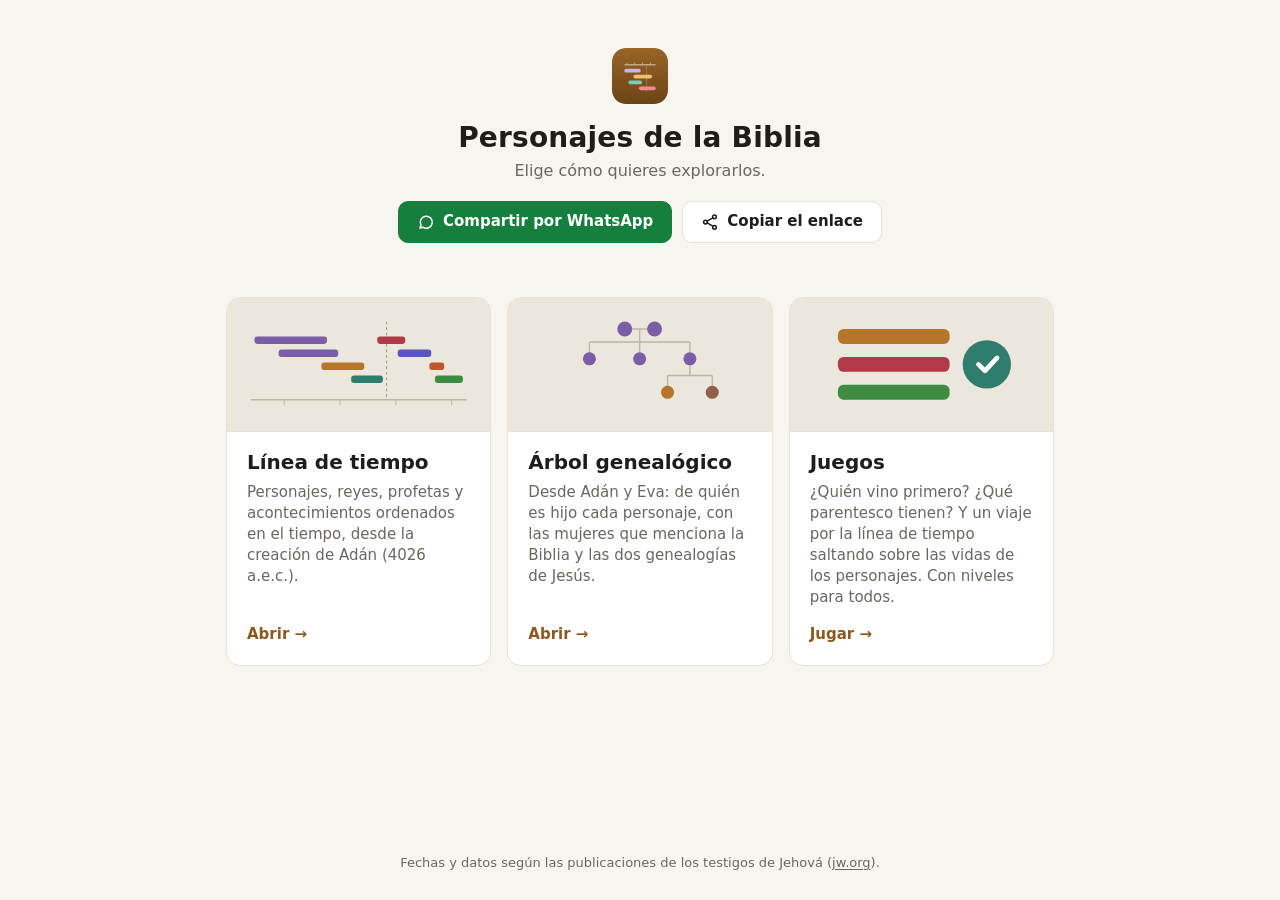
<file: index.html>
<!doctype html>
<html lang="es">
<head>
<meta charset="utf-8">
<meta name="viewport" content="width=device-width, initial-scale=1">
<title>Personajes de la Biblia</title>
<meta name="description" content="Personajes y acontecimientos bíblicos en una línea de tiempo y en un árbol genealógico, y juegos para aprender.">
<!-- Vista previa al compartir el enlace (WhatsApp, Facebook, Telegram, X…). La imagen
     (vista-previa.png, 1200 × 630) necesita la dirección completa de la página publicada. -->
<meta property="og:type" content="website">
<meta property="og:site_name" content="Personajes de la Biblia">
<meta property="og:title" content="Personajes de la Biblia">
<meta property="og:description" content="Personajes y acontecimientos bíblicos en una línea de tiempo y en un árbol genealógico.">
<meta property="og:url" content="https://nestornjrz.github.io/LineaDeTiempo/">
<meta property="og:locale" content="es_ES">
<meta property="og:image" content="https://nestornjrz.github.io/LineaDeTiempo/vista-previa.png">
<meta property="og:image:type" content="image/png">
<meta property="og:image:width" content="1200">
<meta property="og:image:height" content="630">
<meta property="og:image:alt" content="Línea de tiempo bíblica: Adán, Noé, Abrahán, Moisés, David y Jesús en una línea de tiempo, con el Diluvio, el Éxodo y la destrucción de Jerusalén">
<meta name="twitter:card" content="summary_large_image">
<!-- PWA: instalable en el móvil y en la PC -->
<link rel="manifest" href="manifest.webmanifest">
<link rel="icon" href="icons/icon.svg" type="image/svg+xml">
<link rel="icon" href="icons/icon-192.png" sizes="192x192" type="image/png">
<link rel="apple-touch-icon" href="icons/apple-touch-icon.png">
<meta name="theme-color" content="#f7f5f0" media="(prefers-color-scheme: light)">
<meta name="theme-color" content="#16140f" media="(prefers-color-scheme: dark)">
<meta name="apple-mobile-web-app-capable" content="yes">
<meta name="apple-mobile-web-app-title" content="Personajes">
<meta name="apple-mobile-web-app-status-bar-style" content="default">
<link rel="stylesheet" href="comun.css">
<style>
/* ---------- Portada: menú de inicio con las secciones de la app ---------- */
body{min-height:100vh; min-height:100dvh; display:flex; flex-direction:column}
main{flex:1; width:100%; max-width:860px; margin:0 auto; padding:48px 16px 24px}
.top{text-align:center; margin-bottom:32px}
.top img{width:56px; height:56px; border-radius:14px}
h1{margin:12px 0 6px; font-size:28px; font-weight:700; letter-spacing:.2px; line-height:1.15}
.top p{margin:0; color:var(--muted); font-size:16px}

.options{display:grid; grid-template-columns:repeat(auto-fit, minmax(260px, 1fr)); gap:16px}
.option{
  display:flex; flex-direction:column; overflow:hidden;
  color:var(--text); text-decoration:none;
  background:var(--surface); border:1px solid var(--line); border-radius:14px;
  transition:border-color .15s, box-shadow .15s, transform .15s;
}
a.option:hover{border-color:var(--accent); box-shadow:var(--shadow); transform:translateY(-2px)}
a.option:focus-visible{outline:3px solid var(--accent); outline-offset:3px}
.option .pic{background:var(--grid); border-bottom:1px solid var(--line); padding:18px 20px}
.option .pic svg{display:block; width:100%; height:auto}
.option .txt{padding:16px 20px 20px; display:flex; flex-direction:column; gap:6px; flex:1}
.option h2{margin:0; font-size:20px; display:flex; align-items:center; gap:8px; flex-wrap:wrap}
.option p{margin:0; color:var(--muted)}
.option .go{margin-top:auto; padding-top:10px; color:var(--accent); font-weight:600}
a.option:hover .go{text-decoration:underline; text-underline-offset:3px}
/* Dibujos de las tarjetas (con los colores de las categorías) */
.axis{stroke:var(--axis); stroke-width:1.5}
.tk{stroke:var(--axis); stroke-width:1}
.ev{stroke:var(--event); stroke-width:1; stroke-dasharray:3 3}
.lnk{fill:none; stroke:var(--axis); stroke-width:1.5}
.f-ante{fill:var(--c-ante)} .f-patri{fill:var(--c-patri)} .f-epat{fill:var(--c-epat)} .f-israel{fill:var(--c-israel)}
.f-reyes{fill:var(--c-reyes)} .f-prof{fill:var(--c-prof)} .f-cristo{fill:var(--c-cristo)} .f-apost{fill:var(--c-apost)}

footer{
  width:100%; max-width:860px; margin:0 auto; padding:8px 16px 28px;
  display:flex; flex-direction:column; align-items:center; gap:14px; text-align:center;
  font-size:13px; color:var(--muted);
}
footer a{color:inherit; text-underline-offset:2px}
/* Botones de la portada: instalar la app y compartirla */
.acciones{display:flex; flex-wrap:wrap; justify-content:center; gap:10px; margin-top:18px}
.btn{
  display:inline-flex; align-items:center; justify-content:center; gap:8px;
  height:42px; padding:0 18px; font:inherit; font-size:15px; font-weight:600; cursor:pointer;
  color:var(--text); background:var(--surface); border:1px solid var(--line); border-radius:10px;
  text-decoration:none; transition:filter .15s, border-color .15s;
}
.btn svg{width:18px; height:18px; flex:none}
.btn:hover{border-color:var(--accent)}
.btn:focus-visible{outline:3px solid var(--accent); outline-offset:2px}
.btn[hidden]{display:none}
.btn.install{color:var(--bg); background:var(--accent); border-color:var(--accent)}
.btn.wa{color:#fff; background:#15803d; border-color:#15803d}
.btn.install:hover, .btn.wa:hover{filter:brightness(1.1)}
.aviso{min-height:1.4em; margin:8px 0 0; font-size:14px; color:var(--accent)}
@media (max-width: 559px){
  main{padding-top:28px}
  .top{margin-bottom:22px}
  h1{font-size:24px}
  .acciones{flex-direction:column; align-items:center}
  .btn{width:min(100%, 300px)}
}
</style>
</head>
<body>
<main>
  <div class="top">
    <img src="icons/icon.svg" alt="">
    <h1>Personajes de la Biblia</h1>
    <p>Elige cómo quieres explorarlos.</p>
    <div class="acciones">
      <button id="install" class="btn install" hidden title="Instalar como aplicación en este dispositivo">
        <svg viewBox="0 0 24 24" fill="none" stroke="currentColor" stroke-width="2.2" stroke-linecap="round" stroke-linejoin="round" aria-hidden="true"><path d="M12 4v11M7 10l5 5 5-5M5 20h14"/></svg>
        Instalar la aplicación
      </button>
      <a id="whatsapp" class="btn wa" target="_blank" rel="noopener" title="Enviar el enlace de la aplicación por WhatsApp">
        <svg viewBox="0 0 24 24" fill="none" stroke="currentColor" stroke-width="2" stroke-linejoin="round" aria-hidden="true"><path d="M4 20l1.3-3.9A8 8 0 1 1 8 19z"/></svg>
        Compartir por WhatsApp
      </a>
      <button id="share" class="btn" title="Compartir el enlace de la aplicación">
        <svg viewBox="0 0 24 24" fill="none" stroke="currentColor" stroke-width="2" stroke-linecap="round" aria-hidden="true"><circle cx="18" cy="5" r="2.5"/><circle cx="6" cy="12" r="2.5"/><circle cx="18" cy="19" r="2.5"/><path d="M8.2 10.8l7.6-4.4M8.2 13.2l7.6 4.4"/></svg>
        <span>Compartir</span>
      </button>
    </div>
    <p class="aviso" id="aviso" role="status"></p>
  </div>

  <nav class="options" aria-label="Secciones">
    <a class="option" href="linea.html">
      <div class="pic" aria-hidden="true">
        <svg viewBox="0 0 240 104">
          <line class="ev" x1="150" y1="6" x2="150" y2="90"/>
          <rect class="f-ante"   x="8"   y="22" width="78" height="8" rx="3"/>
          <rect class="f-ante"   x="34"  y="36" width="64" height="8" rx="3"/>
          <rect class="f-patri"  x="80"  y="50" width="46" height="8" rx="3"/>
          <rect class="f-israel" x="112" y="64" width="34" height="8" rx="3"/>
          <rect class="f-reyes"  x="140" y="22" width="30" height="8" rx="3"/>
          <rect class="f-prof"   x="162" y="36" width="36" height="8" rx="3"/>
          <rect class="f-cristo" x="196" y="50" width="16" height="8" rx="3"/>
          <rect class="f-apost"  x="202" y="64" width="30" height="8" rx="3"/>
          <line class="axis" x1="4" y1="90" x2="236" y2="90"/>
          <line class="tk" x1="40" y1="90" x2="40" y2="96"/><line class="tk" x1="100" y1="90" x2="100" y2="96"/>
          <line class="tk" x1="160" y1="90" x2="160" y2="96"/><line class="tk" x1="220" y1="90" x2="220" y2="96"/>
        </svg>
      </div>
      <div class="txt">
        <h2>Línea de tiempo</h2>
        <p>Personajes, reyes, profetas y acontecimientos ordenados en el tiempo, desde la creación de Adán (4026 a.e.c.).</p>
        <span class="go">Abrir →</span>
      </div>
    </a>

    <a class="option" href="arbol.html">
      <div class="pic" aria-hidden="true">
        <svg viewBox="0 0 240 104">
          <path class="lnk" d="M111 14h18M120 14v14M66 28h108M66 28v12M120 28v12M174 28v12M174 52v12M150 64h48M150 64v12M198 64v12"/>
          <circle class="f-ante" cx="104" cy="14" r="8"/><circle class="f-ante" cx="136" cy="14" r="8"/>
          <circle class="f-ante" cx="66" cy="46" r="7"/><circle class="f-ante" cx="120" cy="46" r="7"/><circle class="f-ante" cx="174" cy="46" r="7"/>
          <circle class="f-patri" cx="150" cy="82" r="7"/><circle class="f-epat" cx="198" cy="82" r="7"/>
        </svg>
      </div>
      <div class="txt">
        <h2>Árbol genealógico</h2>
        <p>Desde Adán y Eva: de quién es hijo cada personaje, con las mujeres que menciona la Biblia y las dos genealogías de Jesús.</p>
        <span class="go">Abrir →</span>
      </div>
    </a>

    <a class="option" href="juegos.html">
      <div class="pic" aria-hidden="true">
        <svg viewBox="0 0 240 104">
          <rect class="f-patri"  x="30"  y="14" width="120" height="16" rx="6"/>
          <rect class="f-reyes"  x="30"  y="44" width="120" height="16" rx="6"/>
          <rect class="f-apost"  x="30"  y="74" width="120" height="16" rx="6"/>
          <circle class="f-israel" cx="190" cy="52" r="26"/>
          <path d="M181 52l7 7 13-14" fill="none" stroke="var(--surface)" stroke-width="5" stroke-linecap="round" stroke-linejoin="round"/>
        </svg>
      </div>
      <div class="txt">
        <h2>Juegos</h2>
        <p>¿Quién vino primero? ¿Qué parentesco tienen? Y un viaje por la línea de tiempo saltando sobre las vidas de los personajes. Con niveles para todos.</p>
        <span class="go">Jugar →</span>
      </div>
    </a>
  </nav>
</main>

<footer>
  <span>Fechas y datos según las publicaciones de los testigos de Jehová (<a href="https://www.jw.org/es/" target="_blank" rel="noopener">jw.org</a>).</span>
</footer>

<script>
/* ===================== APP INSTALABLE (PWA) ===================== */
if ('serviceWorker' in navigator && location.protocol !== 'file:'){
  addEventListener('load', () => navigator.serviceWorker.register('sw.js').catch(() => {}));
}
const installBtn = document.getElementById('install');
const standalone = matchMedia('(display-mode: standalone)').matches || navigator.standalone;
const isIOS = /iphone|ipad|ipod/i.test(navigator.userAgent) ||
              (navigator.platform === 'MacIntel' && navigator.maxTouchPoints > 1);
let installPrompt = null;
const showInstall = show => { installBtn.hidden = !show; };

// Chrome, Edge y Android: el navegador avisa cuando la app se puede instalar
addEventListener('beforeinstallprompt', e => {
  e.preventDefault();
  installPrompt = e;
  showInstall(true);
});
addEventListener('appinstalled', () => { installPrompt = null; showInstall(false); });

// iPhone/iPad: no hay aviso automático; se explica cómo añadirla a la pantalla de inicio
if (isIOS && !standalone) showInstall(true);

installBtn.addEventListener('click', async () => {
  if (installPrompt){
    installPrompt.prompt();
    const { outcome } = await installPrompt.userChoice;
    if (outcome === 'accepted') showInstall(false);
    installPrompt = null;
  } else if (isIOS){
    alert('Para instalar en iPhone o iPad:\n\n1. Abre esta página en Safari.\n2. Toca el botón Compartir (el cuadrado con la flecha hacia arriba).\n3. Elige «Añadir a pantalla de inicio».');
  }
});

/* ===================== COMPARTIR LA APLICACIÓN ===================== */
// Siempre se comparte la dirección publicada (también desde la app instalada o desde la PC)
const URL_APP = document.querySelector('meta[property="og:url"]').content;
const TEXTO = 'Personajes de la Biblia: una línea de tiempo y un árbol genealógico con los personajes bíblicos. ' +
              'Se puede instalar en el celular.';
const aviso = document.getElementById('aviso');
const avisar = t => { aviso.textContent = t; setTimeout(() => { if (aviso.textContent === t) aviso.textContent = ''; }, 4000); };

document.getElementById('whatsapp').href = 'https://wa.me/?text=' + encodeURIComponent(`${TEXTO}\n${URL_APP}`);

// Celular: el menú de compartir del sistema (WhatsApp, Telegram, correo…). PC: copiar el enlace.
const shareBtn = document.getElementById('share');
if (!navigator.share) shareBtn.querySelector('span').textContent = 'Copiar el enlace';
shareBtn.addEventListener('click', async () => {
  if (navigator.share){
    try { await navigator.share({title: 'Personajes de la Biblia', text: TEXTO, url: URL_APP}); }
    catch {}   // el usuario cerró el menú
    return;
  }
  try {
    await navigator.clipboard.writeText(URL_APP);
    avisar('Enlace copiado. Ya puedes pegarlo en un mensaje.');
  } catch {
    prompt('Copia este enlace:', URL_APP);
  }
});
</script>
</body>
</html>
</file>
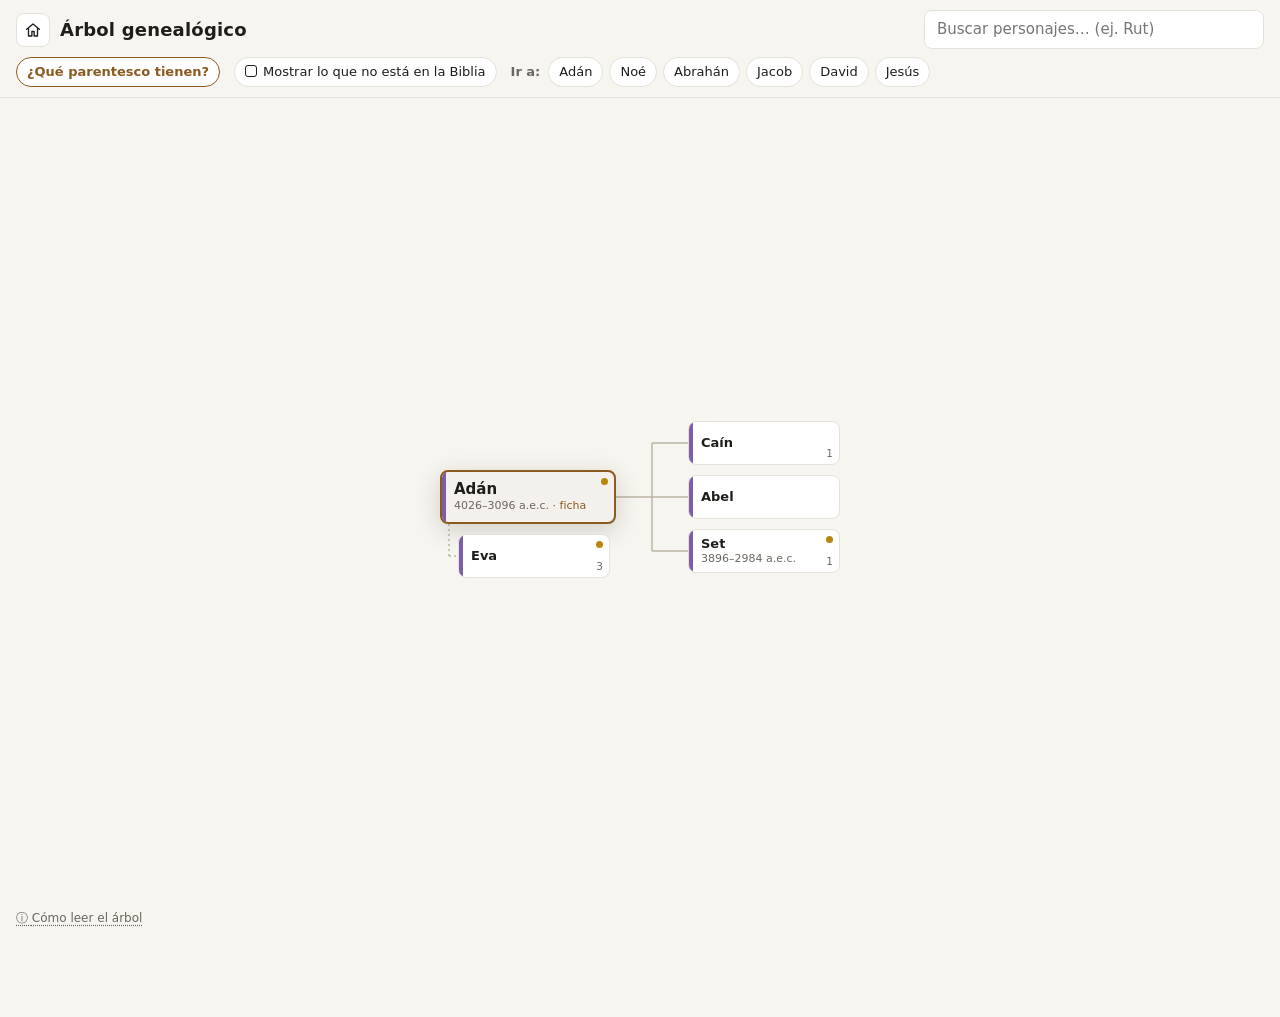
<file: arbol.html>
<!doctype html>
<html lang="es">
<head>
<meta charset="utf-8">
<meta name="viewport" content="width=device-width, initial-scale=1">
<title>Árbol genealógico bíblico</title>
<meta name="description" content="Árbol genealógico de los personajes bíblicos, desde Adán y Eva hasta Jesús, según la Biblia.">
<meta property="og:type" content="website">
<meta property="og:site_name" content="Personajes de la Biblia">
<meta property="og:title" content="Árbol genealógico bíblico">
<meta property="og:description" content="Árbol genealógico de los personajes bíblicos, desde Adán y Eva hasta Jesús, según la Biblia.">
<meta property="og:url" content="https://nestornjrz.github.io/LineaDeTiempo/arbol.html">
<meta property="og:locale" content="es_ES">
<meta property="og:image" content="https://nestornjrz.github.io/LineaDeTiempo/vista-previa.png">
<meta property="og:image:width" content="1200">
<meta property="og:image:height" content="630">
<meta name="twitter:card" content="summary_large_image">
<!-- PWA: instalable en el móvil y en la PC -->
<link rel="manifest" href="manifest.webmanifest">
<link rel="icon" href="icons/icon.svg" type="image/svg+xml">
<link rel="icon" href="icons/icon-192.png" sizes="192x192" type="image/png">
<link rel="apple-touch-icon" href="icons/apple-touch-icon.png">
<meta name="theme-color" content="#f7f5f0" media="(prefers-color-scheme: light)">
<meta name="theme-color" content="#16140f" media="(prefers-color-scheme: dark)">
<meta name="apple-mobile-web-app-capable" content="yes">
<meta name="apple-mobile-web-app-title" content="Personajes">
<meta name="apple-mobile-web-app-status-bar-style" content="default">
<link rel="stylesheet" href="comun.css">
<style>
/* --gold: antepasados de Jesús · --c-gen: personas que solo están en el árbol (sin fechas) */
:root{--gold:#b8860b; --c-gen:#6f685d}
@media (prefers-color-scheme: dark){ :root{--gold:#e5b94e; --c-gen:#857c6e} }

/* ---------- Encabezado ---------- */
header{
  position:sticky; top:0; z-index:30;
  background:var(--bg); border-bottom:1px solid var(--line);
  padding:10px 16px;
  display:flex; flex-wrap:wrap; gap:8px 16px; align-items:center;
}
h1{font-size:18px; margin:0; font-weight:700; letter-spacing:.2px}
.home{
  flex:none; width:34px; height:34px; margin-right:-6px; display:inline-grid; place-items:center;
  color:var(--text); background:var(--surface); border:1px solid var(--line); border-radius:8px;
}
.home:hover{border-color:var(--axis); color:var(--accent)}
.home:focus-visible{outline:2px solid var(--accent); outline-offset:1px}
.home svg{width:18px; height:18px; fill:none; stroke:currentColor; stroke-width:1.8; stroke-linecap:round; stroke-linejoin:round}
.search{position:relative; flex:1; min-width:200px; max-width:340px; margin-left:auto}
.search input{
  width:100%; padding:8px 12px; font:inherit; color:var(--text);
  background:var(--surface); border:1px solid var(--line); border-radius:8px;
}
.search input:focus{outline:2px solid var(--accent); outline-offset:0; border-color:transparent}
.suggest{
  position:absolute; top:calc(100% + 4px); left:0; right:0; z-index:40;
  list-style:none; margin:0; padding:4px; display:none;
  background:var(--surface); border:1px solid var(--line); border-radius:8px; box-shadow:var(--shadow);
  max-height:320px; overflow:auto;
}
.suggest.open{display:block}
.suggest li{padding:6px 8px; border-radius:6px; cursor:pointer; display:flex; justify-content:space-between; gap:8px}
.suggest li small{color:var(--muted); white-space:nowrap}
.suggest li.active,.suggest li:hover{background:var(--grid)}
.suggest .empty{color:var(--muted); cursor:default}
/* Atajos y elección de la línea de antepasados */
.row{width:100%; display:flex; flex-wrap:wrap; align-items:center; gap:6px; font-size:13px; color:var(--muted)}
.row[hidden]{display:none}
.row > b{font-weight:600; margin-right:2px}
.row button{
  height:30px; padding:0 10px; font:inherit; font-size:13px; cursor:pointer; white-space:nowrap;
  color:var(--text); background:var(--surface); border:1px solid var(--line); border-radius:15px;
}
.row button:hover{border-color:var(--axis)}
.row button:focus-visible{outline:2px solid var(--accent); outline-offset:1px}
.row button[aria-pressed="true"]{background:var(--accent); border-color:var(--accent); color:var(--bg); font-weight:600}
.row button small{opacity:.8}
@media (max-width: 759px){
  header{column-gap:12px}
  .home{margin-right:-4px}
  .search{flex-basis:100%; max-width:none; margin-left:0}
}
/* En vertical (celular) la cabecera no queda fija, para dejar sitio al árbol, y los atajos y las
   líneas se desplazan de lado en una sola fila */
body.v header{position:static}
body.v .row{flex-wrap:nowrap; overflow-x:auto; scrollbar-width:none; width:calc(100% + 32px); margin:0 -16px; padding:0 16px}
body.v .row::-webkit-scrollbar{display:none}
body.v .row > b{flex:none}

/* ---------- Árbol ---------- */
#scroller{position:relative}
body.h #scroller{height:calc(100vh - var(--head,110px)); overflow:auto; display:flex; flex-direction:column}
body.h #scroller.dragging{cursor:grabbing; user-select:none}
#canvas{position:relative; flex:none; margin:auto}
#links{position:absolute; left:0; top:0; overflow:visible; pointer-events:none}
.lnk{fill:none; stroke:var(--axis); stroke-width:1.5}
.lnk.line{stroke:var(--accent); stroke-width:2}
.lnk.dash{stroke-dasharray:5 4}
.lnk.mar{stroke:var(--axis); stroke-dasharray:2 3}
.lnk-lbl{font-size:10.5px; fill:var(--muted); font-style:italic}

.node{
  position:absolute; display:flex; flex-direction:column; justify-content:center; gap:1px;
  padding:3px 18px 3px 12px; margin:0; text-align:left; font:inherit; color:var(--text); cursor:pointer;
  background:var(--surface); border:1px solid var(--line); border-radius:8px; overflow:hidden;
  transition:border-color .15s, box-shadow .15s;
}
.node::before{content:''; position:absolute; left:0; top:0; bottom:0; width:4px; background:var(--col)}
.node .nm{font-size:13px; font-weight:600; line-height:1.2; white-space:nowrap; overflow:hidden; text-overflow:ellipsis}
.node .sb{font-size:11px; line-height:1.2; color:var(--muted); white-space:nowrap; overflow:hidden; text-overflow:ellipsis}
.node .sb i{font-style:italic}
.node.sn .nm{font-style:italic; font-weight:500}
/* Personas que no aparecen en la Biblia (xb): borde punteado y la aclaración debajo del nombre */
.node.xb{border-style:dashed; border-color:var(--axis)}
.node.xb::before{opacity:.35}
.node:hover{border-color:var(--col)}
.node:hover .nm{color:var(--col)}
.node:focus-visible{outline:2px solid var(--accent); outline-offset:2px}
.node .kids{position:absolute; right:6px; bottom:3px; font-size:10.5px; color:var(--muted)}
/* Antepasado de Jesús: punto dorado */
.node.mes::after{content:''; position:absolute; top:6px; right:6px; width:7px; height:7px; border-radius:50%; background:var(--gold)}
/* Persona resaltada (el centro del árbol) */
.node.focus{
  border:2px solid var(--accent); box-shadow:var(--shadow);
  background:color-mix(in srgb, var(--accent) 9%, var(--surface));
}
.node.focus .nm{font-size:15px}
.node.focus:hover .nm{color:var(--text)}
.node.focus .sb::after{content:'Ver su ficha'; color:var(--accent)}
.node.focus.has-sb .sb::after{content:' · ficha'}
.glbl{
  position:absolute; font-size:11px; font-weight:600; letter-spacing:.4px; text-transform:uppercase;
  color:var(--muted); white-space:nowrap;
}

/* ---------- Ficha ---------- */
#card{
  position:fixed; z-index:50; left:16px; right:16px; bottom:16px; margin:0 auto; max-width:480px;
  max-height:min(70vh, 620px); overflow-y:auto; overscroll-behavior:contain;
  background:var(--surface); border:1px solid var(--line); border-left:5px solid var(--col,var(--accent));
  border-radius:10px; box-shadow:var(--shadow); padding:14px 16px; display:none;
}
#card.open{display:block}
#card h2{margin:0 28px 2px 0; font-size:19px}
#card h2 a{color:inherit; text-decoration:underline; text-decoration-color:var(--col); text-underline-offset:3px}
#card h2 a:hover{color:var(--col)}
#card .cat{font-size:12px; color:var(--col); font-weight:600; text-transform:uppercase; letter-spacing:.5px}
#card .dates{margin:6px 0 2px; font-weight:600}
#card .dates:empty{display:none}
#card .mes{margin:6px 0 0; font-size:13px; color:var(--muted)}
#card .mes::before{content:''; display:inline-block; width:8px; height:8px; margin-right:6px; border-radius:50%; background:var(--gold)}
#card p{margin:8px 0 6px}
#card .fam{margin:10px 0 6px; display:grid; grid-template-columns:auto 1fr; gap:6px 10px; align-items:baseline; font-size:14px}
#card .fam:empty{display:none}
#card .fam dt{color:var(--muted); font-size:13px}
#card .fam dd{margin:0; display:flex; flex-wrap:wrap; gap:4px}
#card .fam button{
  padding:1px 8px; font:inherit; font-size:13.5px; cursor:pointer; color:var(--text);
  background:var(--grid); border:1px solid transparent; border-radius:12px;
}
#card .fam button:hover{border-color:var(--axis)}
/* Pueblo de la persona, o pueblos que descienden de ella: enlaces a la línea de tiempo */
#card .fam a.pueblo{padding:1px 8px; font-size:13.5px; color:var(--accent); border:1px dashed var(--axis); border-radius:12px; text-decoration:none}
#card .fam a.pueblo:hover{background:var(--grid)}
#card .fam button small{color:var(--muted)}
#card .nota{margin:8px 0; padding:7px 9px; border-radius:7px; background:var(--grid); font-size:13.5px}
#card .nota:empty{display:none}
#card .refs{font-size:13px; color:var(--muted)}
#card .refs div + div{margin-top:3px}
#card .acts{display:flex; flex-wrap:wrap; gap:8px; margin-top:10px}
#card .acts a{
  display:inline-block; padding:7px 12px; border-radius:8px; font-weight:600; font-size:14px; text-decoration:none;
  background:var(--col); color:#fff; border:1.5px solid var(--col);
}
#card .acts a.alt{background:none; color:var(--col)}
#card .acts a:hover{filter:brightness(1.08)}
#card .acts a[hidden]{display:none}
#card .acts button{
  padding:7px 12px; border-radius:8px; font:inherit; font-weight:600; font-size:14px; cursor:pointer;
  background:none; color:var(--col); border:1.5px solid var(--col);
}
#card .acts button:hover{background:var(--grid)}

/* ---------- ¿Qué parentesco tienen? ---------- */
.row .relbtn{border-color:var(--accent); color:var(--accent); font-weight:600; margin-right:8px}
.row .relbtn:hover{background:var(--grid); border-color:var(--accent)}
/* «Mostrar lo que no está en la Biblia»: casilla que se marca o desmarca */
.row .nobib{margin-right:8px}
.row .nobib::before{content:''; display:inline-block; width:10px; height:10px; margin-right:6px; vertical-align:-1px;
  border:1.5px solid currentColor; border-radius:3px}
.row .nobib[aria-pressed="true"]::before{background:currentColor; box-shadow:inset 0 0 0 2px var(--accent)}
#rel{
  position:fixed; z-index:55; left:16px; right:16px; bottom:16px; margin:0 auto; max-width:580px;
  max-height:min(80vh, 680px); overflow-y:auto; overscroll-behavior:contain;
  background:var(--surface); border:1px solid var(--line); border-left:5px solid var(--gold);
  border-radius:10px; box-shadow:var(--shadow); padding:14px 16px; display:none;
}
#rel.open{display:block}
#rel h2{margin:0 28px 10px 0; font-size:18px}
#rel .close{
  position:absolute; top:8px; right:8px; width:30px; height:30px; border:0; border-radius:6px;
  background:none; color:var(--muted); font-size:20px; cursor:pointer;
}
#rel .close:hover{background:var(--grid)}
#rel .pair{display:flex; align-items:center; gap:8px}
#rel .search{flex:1 1 0; min-width:0; max-width:none; margin:0}
#rel .swap{
  flex:none; width:34px; height:34px; font:inherit; font-size:17px; cursor:pointer; color:var(--text);
  background:var(--surface); border:1px solid var(--line); border-radius:8px;
}
#rel .swap:hover{border-color:var(--axis)}
#rel .res{margin-top:12px}
#rel .res:empty{display:none}
#rel .frase{margin:0 0 6px; font-size:17px; font-weight:600; line-height:1.35}
#rel .frase + .frase{font-size:15px}
#rel .exp{margin:4px 0; font-size:14px; color:var(--muted)}
#rel .nada{margin:0; color:var(--muted)}
#rel .camino{display:flex; flex-wrap:wrap; align-items:center; gap:4px 3px; margin-top:10px; font-size:13px}
#rel .camino > span{color:var(--muted); margin-right:4px}
#rel .camino i{color:var(--muted); font-style:normal}
#rel .camino button{
  padding:1px 8px; font:inherit; font-size:13px; cursor:pointer; color:var(--text);
  background:var(--grid); border:1px solid transparent; border-radius:12px;
}
#rel .camino button:hover{border-color:var(--axis)}
#rel .camino button.comun{background:color-mix(in srgb, var(--gold) 22%, var(--surface)); border-color:var(--gold); font-weight:600}
@media (max-width: 480px){
  #rel .pair{flex-direction:column; align-items:stretch}
  #rel .swap{align-self:center; transform:rotate(90deg)}
}
#card .close{
  position:absolute; top:8px; right:8px; width:30px; height:30px; border:0; border-radius:6px;
  background:none; color:var(--muted); font-size:20px; cursor:pointer;
}
#card .close:hover{background:var(--grid)}

.note{font-size:12px; color:var(--muted); padding:10px 16px 90px}
.note summary{
  display:inline-block; list-style:none; cursor:pointer; color:var(--muted);
  text-decoration:underline dotted; text-underline-offset:3px;
}
.note summary::-webkit-details-marker{display:none}
.note summary:hover, .note[open] summary{color:var(--text)}
.note summary:focus-visible{outline:2px solid var(--accent); outline-offset:2px; border-radius:3px}
.note p{margin:6px 0 0; max-width:900px}
.note .dot{display:inline-block; width:7px; height:7px; border-radius:50%; background:var(--gold); vertical-align:1px}
</style>
</head>
<body>
<header id="head">
  <a class="home" href="./" title="Volver al inicio" aria-label="Volver al inicio">
    <svg viewBox="0 0 24 24" aria-hidden="true"><path d="M3.5 11 12 4l8.5 7M6 9v11h4.5v-6h3v6H18V9"/></svg>
  </a>
  <h1>Árbol genealógico</h1>
  <div class="search">
    <input id="q" type="search" placeholder="Buscar personajes… (ej. Rut)" autocomplete="off" aria-label="Buscar personaje en el árbol">
    <ul id="suggest" class="suggest" role="listbox"></ul>
  </div>
  <nav class="row" id="jump" aria-label="Ir a"><button id="relBtn" class="relbtn" type="button">¿Qué parentesco tienen?</button><button id="noBib" class="nobib" type="button" aria-pressed="false" title="Muestra también los parentescos que no dice la Biblia sino que se deducen (por ejemplo, según «Perspicacia») y a las personas que no aparecen en la Biblia">Mostrar lo que no está en la Biblia</button><b>Ir a:</b></nav>
  <div class="row" id="lines" role="group" aria-label="Línea de antepasados" hidden></div>
</header>

<div id="scroller"><div id="canvas"><svg id="links" aria-hidden="true"></svg></div></div>
<details class="note">
  <summary><span aria-hidden="true">ⓘ </span>Cómo leer el árbol</summary>
  <p>El árbol se centra en una persona (resaltada) y muestra su línea de antepasados hasta el más antiguo que menciona la Biblia, sus hermanos, sus cónyuges y sus hijos. Toca a cualquier persona para centrar el árbol en ella, y toca a la persona resaltada para ver su ficha, con su parentesco y los textos bíblicos que lo muestran. Cuando una persona tiene dos líneas de antepasados (por ejemplo, Jesús: la de José, en Mateo, y la de María, en Lucas), arriba aparecen los botones para elegir cuál ver. Las líneas discontinuas indican un parentesco legal (padre legal o adoptivo), un yerno al que la Biblia llama «hijo» (Lucas 3:23, 27) o un parentesco por deducción. El punto <span class="dot"></span> dorado marca a los antepasados de Jesús. Las personas cuyo nombre no da la Biblia aparecen en cursiva. El número en la esquina de cada persona indica cuántos hijos suyos hay en el árbol. Con «¿Qué parentesco tienen?» (arriba, o en la ficha de cada persona) se eligen dos personas y se explica cómo están emparentadas: por ejemplo, «Rut es bisabuela de David»; cuando no hay un nombre corriente para el parentesco, se explica a partir del antepasado común más cercano, y se muestra el camino de una persona a la otra. El parentesco sigue la Traducción del Nuevo Mundo y la obra «Perspicacia para comprender las Escrituras»; cuando una genealogía tiene alguna dificultad, la ficha lo explica.</p>
  <p>El árbol muestra lo que dice la Biblia. Con «Mostrar lo que no está en la Biblia» se ven también los parentescos que la Biblia no dice sino que se deducen (por ejemplo, que Helí era el padre de María, según «Perspicacia»), marcados «por deducción», y las personas que no aparecen en la Biblia. Sin esa opción, José y Sealtiel aparecen como los llama Lucas: «hijo de Helí» e «hijo de Nerí».</p>
</details>

<div id="card" role="dialog" aria-live="polite">
  <button class="close" aria-label="Cerrar">×</button>
  <div class="cat"></div>
  <h2><a class="name" target="_blank" rel="noopener"></a></h2>
  <div class="dates"></div>
  <div class="mes" hidden>Antepasado de Jesús</div>
  <p class="desc"></p>
  <dl class="fam"></dl>
  <div class="nota"></div>
  <div class="refs"></div>
  <div class="acts">
    <a class="more" target="_blank" rel="noopener">Más información en jw.org ↗</a>
    <a class="tl alt">Ver en la línea de tiempo</a>
    <a class="lin alt">Ver su linaje en la línea de tiempo</a>
    <button class="relcard alt" type="button">¿Qué parentesco tiene con…?</button>
  </div>
</div>

<!-- ¿Qué parentesco tienen? Se eligen dos personas y se explica cómo están emparentadas -->
<div id="rel" role="dialog" aria-labelledby="relTitle">
  <button class="close" aria-label="Cerrar">×</button>
  <h2 id="relTitle">¿Qué parentesco tienen?</h2>
  <div class="pair">
    <div class="search"><input id="relA" type="search" placeholder="Primera persona" autocomplete="off" aria-label="Primera persona"><ul class="suggest" role="listbox"></ul></div>
    <button class="swap" type="button" title="Intercambiar las dos personas" aria-label="Intercambiar las dos personas">⇄</button>
    <div class="search"><input id="relB" type="search" placeholder="Segunda persona" autocomplete="off" aria-label="Segunda persona"><ul class="suggest" role="listbox"></ul></div>
  </div>
  <div class="res" aria-live="polite"></div>
</div>

<script src="datos.js"></script>
<script src="parentesco.js"></script>
<script>
// Personas, vínculos y cálculo del parentesco: en parentesco.js

// Antepasados de Jesús (por las dos líneas, y por los suegros que nombra Lucas)
const MESIAS = new Set();
(function subir(id){
  const p = get(id);
  if (!p) return;
  for (const k of ['pa', 'ma', 'pl', 'su']) if (p[k] && !MESIAS.has(p[k])){ MESIAS.add(p[k]); subir(p[k]); }
})('jesus');

/* ===================== UTILIDADES ===================== */
const norm = s => s.normalize('NFD').replace(/[̀-ͯ]/g, '').toLowerCase();
const fmtY = y => y < 0 ? `${-y} a.e.c.` : `${y} e.c.`;
function el(tag, cls, txt){
  const e = document.createElement(tag);
  if (cls) e.className = cls;
  if (txt !== undefined) e.textContent = txt;
  return e;
}
// Años de una persona de la línea de tiempo, en forma breve (1858–1711 a.e.c.)
function anos(p){
  const a = p.a || '', cs = a.includes('s') ? 'c. ' : '', ce = a.includes('e') ? 'c. ' : '';
  if (p.s === p.e) return cs + fmtY(p.s);
  if (p.s < 0 && p.e < 0) return `${cs}${-p.s}–${ce}${-p.e} a.e.c.`;
  if (p.s > 0) return `${cs}${p.s}–${ce}${p.e} e.c.`;
  return `${cs}${fmtY(p.s)} – ${ce}${fmtY(p.e)}`;
}
// Segunda línea de cada persona en el árbol
function sub(p){
  if (p.s === undefined) return '';
  if (p.k === 'vida') return anos(p);
  if (p.k === 'reinado') return 'Reinó ' + anos(p);
  if (p.k === 'juez') return 'Juez de Israel';
  if (p.k === 'profecia') return 'Profeta';
  return '';
}
const color = p => p.c ? `var(${CATS[p.c].v})` : 'var(--c-gen)';

/* ===================== VISTA CENTRADA EN UNA PERSONA =====================
   spine: línea de antepasados, del más antiguo al padre (o la madre) de la persona. Se calcula con
          linaje() de datos.js (la misma que usa la línea de tiempo). Cada bloque es el antepasado
          (id), el otro progenitor del siguiente (partner) y cómo se une al siguiente (rel).
   fam:   la generación de la persona: ella y sus hermanos, agrupados por el otro progenitor.
   kids:  sus hijos (y yernos), agrupados por el otro progenitor.
   Los nombres de los vínculos (vinculo, tipoPl) y las líneas posibles (opcionesLinaje) también
   están en datos.js. */
function vista(focus, primera){
  const spine = linaje(focus, primera);
  // Generación de la persona
  const last = spine[spine.length - 1];
  let fam;
  if (!last){
    fam = [{ids:[focus, ...(HERMANOS.get(focus) || [])].sort(byOrd)}];
  } else if (last.rel === 'su'){
    fam = [{ids:[focus], label:'Yerno'}];
  } else if (last.rel === 'ds'){
    // Descendiente lejano: no se muestra con los hijos, porque no se sabe por cuántas generaciones
    fam = [{ids:[focus], label:dsLiteral(focus) ? 'Llamado «hijo»' : 'Descendiente'}];
  } else {
    const ids = [...new Set([...hijosDe(last.id), ...(last.partner ? hijosDe(last.partner) : []), focus])].sort(byOrd);
    // Se agrupan por el otro progenitor (la madre, si la línea sube por el padre)
    const otro = id => last.rel === 'ma' ? (get(id).pl || get(id).pa) : get(id).ma;
    fam = agrupar(ids, otro, get(last.id).mu ? 'Padre' : 'Madre');
  }
  // Hijos de la persona y yernos
  const yo = get(focus);
  const otroK = id => yo.mu ? (get(id).pl || get(id).pa) : get(id).ma;
  const kids = agrupar(hijosDe(focus), otroK, yo.mu ? 'Padre' : 'Madre');
  if (YERNOS.has(focus)) kids.push({ids:YERNOS.get(focus), label:YERNOS.get(focus).length > 1 ? 'Yernos' : 'Yerno', aparte:true});
  // Descendientes lejanos (ds): aparte, con las palabras de la Biblia si no se muestran las deducciones
  const lej = LEJANOS.get(focus) || [], lejLit = lej.filter(dsLiteral), lejDes = lej.filter(x => !dsLiteral(x));
  if (lejLit.length) kids.push({ids:lejLit, label:lejLit.length > 1 ? 'Llamados «hijos»' : 'Llamado «hijo»', aparte:true});
  if (lejDes.length) kids.push({ids:lejDes, label:lejDes.length > 1 ? 'Descendientes' : 'Descendiente', aparte:true});
  if (kids.length === 1 && !kids[0].aparte) kids[0].label = null;
  return {focus, spine, fam, spouses:CONYUGES.get(focus) || [], kids};
}
function agrupar(ids, otro, quien){
  const m = new Map();
  for (const id of ids) push(m, otro(id) || '', id);
  const gs = [...m].map(([o, list]) => ({ids:list, label:o ? `Hijos de ${enFrase(o)}` : `${quien} no mencionada`}));
  if (quien === 'Padre') gs.forEach(g => { if (g.label.endsWith('no mencionada')) g.label = 'Padre no mencionado'; });
  if (gs.length < 2) gs.forEach(g => g.label = null);
  return gs;
}

/* ===================== DIBUJO ===================== */
const canvas = document.getElementById('canvas');
const scroller = document.getElementById('scroller');
const svg = document.getElementById('links');
const wideQuery = matchMedia('(min-width: 760px) and (min-aspect-ratio: 1/1)');
let horizontal = true;
let state = {focus:'adan', line:null};
let focusBox = null;   // posición de la persona resaltada en el último dibujo

function nodo(it){
  const p = get(it.id);
  const b = el('button', 'node' + (it.focus ? ' focus' : '') + (p.sn ? ' sn' : '') + (p.xb ? ' xb' : '') + (MESIAS.has(it.id) ? ' mes' : ''));
  b.dataset.id = it.id;
  Object.assign(b.style, {left:it.x + 'px', top:it.y + 'px', width:it.w + 'px', height:it.h + 'px'});
  b.style.setProperty('--col', color(p));
  b.append(el('span', 'nm', it.focus ? p.n : corto(it.id)));
  const s = p.xb ? 'No aparece en la Biblia' : sub(p);
  if (s || it.tag || it.focus){
    const sb = el('span', 'sb');
    if (s) sb.append(s);
    if (it.tag) sb.append(s ? ' · ' : '', el('i', '', it.tag));
    b.append(sb);
    if (s || it.tag) b.classList.add('has-sb');
  }
  const nk = (HIJOS.get(it.id) || []).length;
  if (nk && !it.focus) b.append(Object.assign(el('span', 'kids', nk), {title:`${nk} ${nk === 1 ? 'hijo' : 'hijos'} en el árbol`}));
  let tip = p.n;
  if (MESIAS.has(it.id)) tip += ' · antepasado de Jesús';
  b.title = it.focus ? `${tip}. Toca para ver su ficha` : `${tip}. Toca para ver su familia`;
  b.addEventListener('click', () => it.focus ? toggleCard() : go(it.id));
  return b;
}

// Horizontal (PC): las generaciones van de izquierda a derecha
function layoutH(v){
  const CW = 152, CH = 44, CWF = 176, CHF = 54, GX = 72, GY = 10, LBL = 20;
  const items = [], links = [], labels = [];
  const colX = i => i * (CW + GX);
  const S = v.spine;
  // Línea de antepasados: cada bloque, la persona y debajo el otro progenitor
  S.forEach((b, i) => {
    const x = colX(i), yl = b.partner ? -CH - 5 : -CH / 2;
    items.push({id:b.id, x, y:yl, w:CW, h:CH});
    if (b.partner){
      items.push({id:b.partner, x, y:5, w:CW, h:CH});
      links.push({d:`M${x + 16} ${yl + CH}V5`, cls:'mar'});
    }
    b.inY = yl + CH / 2;
  });
  for (let i = 1; i < S.length; i++){
    const x1 = colX(i - 1) + CW, x2 = colX(i), xm = x1 + GX / 2, y2 = S[i].inY;
    links.push({d:`M${x1} 0H${xm}V${y2}H${x2}`, cls:'line' + (pasoRaro(S[i - 1]) ? ' dash' : ''), lbl:etiquetaPaso(S[i - 1]), lx:x1 + 4, ly:-6});
  }
  // Generación de la persona
  const k = S.length, xf = colX(k), fam = [];
  let y = 0, fy = 0;
  for (const g of v.fam){
    if (g.label){ fam.push({label:g.label, x:xf, y}); y += LBL; }
    for (const id of g.ids){
      if (id === v.focus){
        fy = y;
        fam.push({id, x:xf, y, w:CWF, h:CHF, focus:true});
        y += CHF + GY;
        for (const sp of v.spouses){
          fam.push({id:sp, x:xf + 18, y, w:CW, h:CH, spouse:true});
          y += CH + GY;
        }
      } else {
        fam.push({id, x:xf, y, w:CW, h:CH, tag:S.length ? tagDe(id, S[k - 1].id) : ''});
        y += CH + GY;
      }
    }
  }
  const dy = -(fy + CHF / 2);
  fam.forEach(it => it.y += dy);
  for (const it of fam) (it.label ? labels : items).push(it);
  const casados = fam.filter(it => it.spouse);
  if (casados.length) links.push({d:`M${xf + 9} ${CHF / 2}V${casados[casados.length - 1].y + CH / 2}` +
                                    casados.map(it => `M${xf + 9} ${it.y + CH / 2}H${xf + 18}`).join(''), cls:'mar'});
  if (k){
    const x1 = colX(k - 1) + CW, xt = xf - GX / 2;
    const hermanos = fam.filter(it => it.id && !it.spouse);
    const cys = hermanos.map(it => it.y + it.h / 2);
    links.push({d:`M${x1} 0H${xt}V${Math.min(0, ...cys)}V${Math.max(0, ...cys)}`, cls:''});
    for (const it of hermanos)
      links.push({d:`M${xt} ${it.y + it.h / 2}H${xf}`, cls:(it.focus ? 'line' : '') + (it.tag ? ' dash' : '')});
    links.push({d:`M${x1} 0H${xt}V0`, cls:'line' + (pasoRaro(S[k - 1]) ? ' dash' : ''), lbl:etiquetaPaso(S[k - 1]), lx:x1 + 4, ly:-6});
  }
  // Hijos
  const xk = xf + CWF + GX, kids = [];
  y = 0;
  for (const g of v.kids){
    if (g.label){ kids.push({label:g.label, x:xk, y}); y += LBL; }
    for (const id of g.ids){ kids.push({id, x:xk, y, w:CW, h:CH, tag:tagDe(id, v.focus)}); y += CH + GY; }
  }
  if (kids.length){
    const ky = -(y - GY) / 2;
    kids.forEach(it => it.y += ky);
    for (const it of kids) (it.label ? labels : items).push(it);
    const cards = kids.filter(it => it.id), xt = xk - GX / 2;
    const cys = cards.map(it => it.y + CH / 2);
    links.push({d:`M${xf + CWF} 0H${xt}M${xt} ${Math.min(0, ...cys)}V${Math.max(0, ...cys)}` +
                  cards.map(it => `M${xt} ${it.y + CH / 2}H${xk}`).join(''), cls:''});
  }
  return {items, links, labels};
}

// Vertical (celular): las generaciones van de arriba abajo, como un esquema con sangrías
function layoutV(v, W){
  const CH = 44, CHF = 54, GV = 24, GY = 8, LBL = 20, IND = 26, TX = 14;
  const items = [], links = [], labels = [];
  const S = v.spine;
  const Wc = Math.min(210, (W - 10) / 2);
  let y = 0;
  S.forEach((b, i) => {
    items.push({id:b.id, x:0, y, w:Wc, h:CH});
    if (b.partner){
      items.push({id:b.partner, x:Wc + 10, y, w:Wc, h:CH});
      links.push({d:`M${Wc} ${y + CH / 2}H${Wc + 10}`, cls:'mar'});
    }
    if (i){
      const raro = pasoRaro(S[i - 1]);
      links.push({d:`M${TX} ${y - GV}V${y}`, cls:'line' + (raro ? ' dash' : ''), lbl:etiquetaPaso(S[i - 1]), lx:TX + 8, ly:y - GV / 2 + 4});
    }
    y += CH + GV;
  });
  // Generación de la persona (con sangría si hay antepasados); sus hijos, debajo de ella
  const x1 = S.length ? IND : 0, w1 = Math.min(W - x1, 420);
  const x2 = x1 + IND, w2 = Math.min(W - x2, 420);
  // Si el último vínculo lleva etiqueta (padre legal o adoptivo, suegro), se deja sitio para ella
  const sep = S.length && ['pl', 'su', 'ds'].includes(S[S.length - 1].rel) ? 28 : 12;
  if (S.length) y -= GV - sep;
  const top = y - sep, ramas = [];
  for (const g of v.fam){
    if (g.label){ labels.push({label:g.label, x:x1, y}); y += LBL; }
    for (const id of g.ids){
      const foco = id === v.focus;
      const it = {id, x:x1, y, w:w1, h:foco ? CHF : CH, focus:foco, tag:!foco && S.length ? tagDe(id, S[S.length - 1].id) : ''};
      items.push(it);
      ramas.push(it);
      y += it.h + GY;
      if (!foco) continue;
      // Cónyuges, de dos en dos, y debajo los hijos
      const fyb = it.y + it.h;
      if (v.spouses.length){
        const sw = (w2 - 8) / 2;
        labels.push({label:'⚭ ' + (get(id).mu ? (v.spouses.length > 1 ? 'Esposos' : 'Esposo') : (v.spouses.length > 1 ? 'Esposas' : 'Esposa')), x:x2, y});
        y += LBL;
        v.spouses.forEach((sp, j) => {
          items.push({id:sp, x:x2 + (j % 2) * (sw + 8), y, w:sw, h:CH});
          if (j % 2 || j === v.spouses.length - 1) y += CH + GY;
        });
      }
      const hijos = [];
      for (const kg of v.kids){
        if (kg.label){ labels.push({label:kg.label, x:x2, y}); y += LBL; }
        for (const kid of kg.ids){
          const k = {id:kid, x:x2, y, w:w2, h:CH, tag:tagDe(kid, v.focus)};
          items.push(k);
          hijos.push(k);
          y += CH + GY;
        }
      }
      if (hijos.length){
        const xt = x1 + TX, last = hijos[hijos.length - 1];
        links.push({d:`M${xt} ${fyb}V${last.y + CH / 2}` + hijos.map(k => `M${xt} ${k.y + CH / 2}H${x2}`).join(''), cls:''});
      }
      y += 6;
    }
  }
  if (S.length){
    const raro = pasoRaro(S[S.length - 1]);
    const last = ramas[ramas.length - 1], foco = ramas.find(it => it.focus);
    links.push({d:`M${TX} ${top}V${last.y + last.h / 2}` +
                  ramas.filter(it => !it.focus).map(it => `M${TX} ${it.y + it.h / 2}H${x1}`).join(''), cls:''});
    links.push({d:`M${TX} ${top}V${foco.y + foco.h / 2}H${x1}`, cls:'line' + (raro ? ' dash' : ''),
                lbl:etiquetaPaso(S[S.length - 1]), lx:TX + 8, ly:top + 14});
  }
  return {items, links, labels};
}

function render(){
  horizontal = wideQuery.matches;
  document.body.classList.toggle('h', horizontal);
  document.body.classList.toggle('v', !horizontal);
  document.documentElement.style.setProperty('--head', document.getElementById('head').offsetHeight + 'px');
  const v = vista(state.focus, state.line);
  const PAD = horizontal ? 32 : 16;
  const W = document.documentElement.clientWidth - 2 * PAD;
  const L = horizontal ? layoutH(v) : layoutV(v, W);
  // Llevar todo a coordenadas positivas
  const all = [...L.items, ...L.labels.map(l => ({x:l.x, y:l.y, w:120, h:16}))];
  const minX = Math.min(...all.map(it => it.x)), minY = Math.min(...all.map(it => it.y));
  const maxX = Math.max(...all.map(it => it.x + it.w)), maxY = Math.max(...all.map(it => it.y + it.h));
  const ox = PAD - minX, oy = PAD - minY;
  const width = horizontal ? maxX - minX + 2 * PAD : W + 2 * PAD, height = maxY - minY + 2 * PAD;
  canvas.style.width = width + 'px';
  canvas.style.height = height + 'px';
  canvas.querySelectorAll('.node, .glbl').forEach(n => n.remove());
  svg.setAttribute('width', width);
  svg.setAttribute('height', height);
  svg.replaceChildren();
  const NS = 'http://www.w3.org/2000/svg';
  const g = document.createElementNS(NS, 'g');
  g.setAttribute('transform', `translate(${ox} ${oy})`);
  // Primero las líneas normales y encima las de la línea de antepasados
  for (const l of [...L.links].sort((a, b) => /line/.test(a.cls) - /line/.test(b.cls))){
    const p = document.createElementNS(NS, 'path');
    p.setAttribute('d', l.d);
    p.setAttribute('class', 'lnk ' + l.cls);
    g.append(p);
    if (l.lbl){
      const t = document.createElementNS(NS, 'text');
      t.setAttribute('x', l.lx);
      t.setAttribute('y', l.ly);
      t.setAttribute('class', 'lnk-lbl');
      t.textContent = l.lbl;
      g.append(t);
    }
  }
  svg.append(g);
  const frag = document.createDocumentFragment();
  for (const it of L.items) frag.append(nodo({...it, x:it.x + ox, y:it.y + oy}));
  for (const l of L.labels){
    const d = el('div', 'glbl', l.label);
    Object.assign(d.style, {left:l.x + ox + 'px', top:l.y + oy + 3 + 'px'});
    frag.append(d);
  }
  canvas.append(frag);
  const f = L.items.find(it => it.focus);
  focusBox = {x:f.x + ox, y:f.y + oy, w:f.w, h:f.h};
  renderLines(v);
}

// Llevar la vista a la persona resaltada
function centrar(){
  if (!focusBox) return;
  const head = document.getElementById('head').offsetHeight;
  if (horizontal){
    scroller.scrollLeft = focusBox.x + focusBox.w / 2 - scroller.clientWidth / 2;
    scroller.scrollTop = focusBox.y + focusBox.h / 2 - scroller.clientHeight / 2;
  } else {
    // La cabecera no es fija: se deja la persona a un tercio de la pantalla, con sus antepasados encima
    const top = scroller.getBoundingClientRect().top + scrollY + focusBox.y;
    window.scrollTo(0, Math.max(0, top - innerHeight * 0.3));
  }
}

/* ===================== NAVEGACIÓN =====================
   La persona resaltada va en la dirección: arbol.html#p=isaac (y &l=ma para elegir la línea).
   Así funcionan los botones Atrás y Adelante, y se puede compartir el enlace. */
function leerHash(){
  const h = new URLSearchParams(location.hash.slice(1));
  const id = h.get('p');
  state = {focus: id && PER.has(id) && EN_ARBOL.has(id) ? id : 'adan', line: h.get('l') || null};
  if (state.line && !get(state.focus)[state.line]) state.line = null;
}
function go(id, line){
  const h = 'p=' + id + (line ? '&l=' + line : '');
  if (location.hash.slice(1) === h) return;
  location.hash = h;
}
addEventListener('hashchange', () => {
  leerHash();
  render();
  centrar();
  if (card.classList.contains('open')) fillCard(state.focus);
});

// Botones para elegir por qué línea subir, cuando hay más de una
function renderLines(v){
  const box = document.getElementById('lines');
  const ops = opcionesLinaje(v.focus);
  box.replaceChildren();
  box.hidden = ops.length < 2;
  if (box.hidden) return;
  const actual = v.spine.length ? v.spine[v.spine.length - 1].rel : null;
  box.append(el('b', '', `Antepasados de ${corto(v.focus)} por:`));
  for (const o of ops){
    const b = el('button');
    b.append(corto(o.id) + ' ', el('small', '', `(${vinculo(o.k, v.focus)})`));
    b.setAttribute('aria-pressed', o.k === actual);
    b.addEventListener('click', () => go(v.focus, o.k));
    box.append(b);
  }
}

// Atajos
const ATAJOS = ['adan', 'noe', 'abrahan', 'jacob', 'david', 'jesus'];
const jump = document.getElementById('jump');
for (const id of ATAJOS) if (PER.has(id)){
  const b = el('button', '', nombre(id));
  b.addEventListener('click', () => go(id));
  jump.append(b);
}

// Arrastrar con el ratón para desplazarse (en la PC)
let drag = null;
scroller.addEventListener('pointerdown', e => {
  if (!horizontal || e.pointerType !== 'mouse' || e.button !== 0 || e.target.closest('.node')) return;
  drag = {x:e.clientX, y:e.clientY, l:scroller.scrollLeft, t:scroller.scrollTop};
  scroller.setPointerCapture(e.pointerId);
  scroller.classList.add('dragging');
});
scroller.addEventListener('pointermove', e => {
  if (!drag) return;
  scroller.scrollLeft = drag.l - (e.clientX - drag.x);
  scroller.scrollTop = drag.t - (e.clientY - drag.y);
});
const soltar = () => { drag = null; scroller.classList.remove('dragging'); };
scroller.addEventListener('pointerup', soltar);
scroller.addEventListener('pointercancel', soltar);

/* ===================== FICHA ===================== */
const card = document.getElementById('card');
function toggleCard(){
  if (card.classList.contains('open')) card.classList.remove('open');
  else fillCard(state.focus);
}
function fillCard(id){
  const p = get(id);
  card.dataset.id = id;
  card.style.setProperty('--col', color(p));
  card.querySelector('.cat').textContent = p.xb ? 'Fuera de la Biblia: personaje histórico' : p.c ? CATS[p.c].n : 'Genealogía';
  const name = card.querySelector('.name');
  name.textContent = p.n;
  name.href = card.querySelector('.more').href = jwUrl(p);
  name.title = `Leer sobre ${p.n} en jw.org`;
  card.querySelector('.dates').textContent = p.s !== undefined ? anos(p) : '';
  card.querySelector('.mes').hidden = !MESIAS.has(id);
  card.querySelector('.desc').textContent = p.d || '';
  // Parentesco
  const fam = card.querySelector('.fam');
  fam.replaceChildren();
  const fila = (titulo, ids, nota) => {
    ids = ids.filter(Boolean);
    if (!ids.length) return;
    const dd = el('dd');
    for (const x of ids){
      const b = el('button', '', corto(x));
      const notas = [nota && nota(x), dedVinculo(id, x) && 'por deducción'].filter(Boolean);
      if (notas.length) b.append(' ', el('small', '', `(${notas.join(', ')})`));
      b.title = nombre(x);
      b.addEventListener('click', () => { go(x); fillCard(x); });
      dd.append(b);
    }
    fam.append(el('dt', '', titulo), dd);
  };
  fila(p.pa && get(p.pa).sx ? 'Padre o madre' : 'Padre', [p.pa]);
  fila('Padre ' + tipoPl(id), [p.pl]);
  fila('Madre', [p.ma]);
  // Sin las deducciones, el yerno al que Lucas llama «hijo» se muestra con las palabras de la Biblia
  fila(sueLiteral(id) ? 'Lucas lo llama «hijo» de' : 'Suegro', [p.su]);
  // Igual con el antepasado lejano al que la Biblia llama «padre» (Esdras, «hijo de Seraya»)
  fila(dsLiteral(id) ? 'La Biblia lo llama «hijo» de' : 'Descendiente de', [p.ds], x => dsDeducido(id, x) && 'por deducción');
  const cy = CONYUGES.get(id) || [];
  fila(p.mu ? (cy.length > 1 ? 'Esposos' : 'Esposo') : (cy.length > 1 ? 'Esposas' : 'Esposa'), cy);
  const hijos = hijosDe(id);
  fila(hijos.length === 1 ? (get(hijos[0]).mu ? 'Hija' : 'Hijo') : 'Hijos', hijos, x => tagDe(x, id));
  const yernos = YERNOS.get(id) || [];
  const literales = yernos.filter(sueLiteral), yernosDe = yernos.filter(x => !sueLiteral(x));
  fila('Lucas llama «hijo» suyo a', literales);
  fila(yernosDe.length > 1 ? 'Yernos' : 'Yerno', yernosDe);
  const lejanos = LEJANOS.get(id) || [], lejLit = lejanos.filter(dsLiteral), lejDes = lejanos.filter(x => !dsLiteral(x));
  fila('La Biblia llama «hijo» suyo a', lejLit);
  fila(lejDes.length > 1 ? 'Descendientes' : 'Descendiente', lejDes, x => dsDeducido(x, id) && 'por deducción');
  const padres = [p.pa, p.ma, p.pl].filter(Boolean);
  const hermanos = [...new Set([...padres.flatMap(hijosDe), ...(HERMANOS.get(id) || [])])].filter(x => x !== id).sort(byOrd);
  const hermanoDe = x => get(x).sx ? 'Hermano o hermana' : get(x).mu ? 'Hermana' : 'Hermano';
  fila(hermanos.length === 1 ? hermanoDe(hermanos[0]) : 'Hermanos', hermanos);
  const primos = PRIMOS.get(id) || [];
  fila(primos.length > 1 ? 'Primos' : get(primos[0] || id).mu ? 'Prima' : 'Primo', primos);
  // Pueblos (capa «Pueblos» de la línea de tiempo): el de la persona y los que descienden de ella
  const pueblos = (titulo, pus) => {
    if (!pus.length) return;
    const dd = el('dd');
    for (const pu of pus){
      const a = el('a', 'pueblo', pu.n);
      a.href = 'linea.html#p=' + pu.id;
      a.title = `Ver a los ${pu.n.toLowerCase()} en la línea de tiempo`;
      dd.append(a);
    }
    fam.append(el('dt', '', titulo), dd);
  };
  pueblos('Pueblo', (PUEBLOS_DE.get(id) || []).filter(pu => pu.c === 'pueblo'));
  pueblos('Potencia mundial', (PUEBLOS_DE.get(id) || []).filter(pu => pu.c === 'potencia'));
  pueblos(p.mu ? 'De ella descienden' : 'De él descienden', PUEBLOS_AN.get(id) || []);
  card.querySelector('.nota').textContent = p.np || '';
  const refs = card.querySelector('.refs');
  refs.replaceChildren();
  if (p.r) refs.append(el('div', '', 'Textos: ' + p.r));
  if (p.rp) refs.append(el('div', '', 'Parentesco: ' + p.rp));
  const tl = card.querySelector('.tl');
  tl.hidden = p.s === undefined;
  tl.href = 'linea.html#p=' + id;
  // Su linaje en la línea de tiempo, por la misma línea que se ve en el árbol
  const ln = card.querySelector('.lin');
  ln.hidden = p.s === undefined || !linajeConFechas(id);
  ln.href = 'linea.html#linaje=' + id + (id === state.focus && state.line ? '&l=' + state.line : '');
  card.classList.add('open');
}
card.querySelector('.close').addEventListener('click', () => card.classList.remove('open'));
card.querySelector('.relcard').addEventListener('click', () => abrirParentesco(card.dataset.id));
// Escape cierra la ficha o el panel de parentesco (salvo mientras se escribe en un buscador)
document.addEventListener('keydown', e => {
  if (e.key !== 'Escape' || e.target.closest('input')) return;
  if (rel.classList.contains('open')) rel.classList.remove('open');
  else card.classList.remove('open');
});

/* ===================== BÚSQUEDA =====================
   buscador(): cuadro de texto con sugerencias de las personas del árbol. Lo usan la búsqueda de
   arriba y los dos cuadros de «¿Qué parentesco tienen?». alElegir(id) se llama al elegir. */
const BUSCABLES = [...EN_ARBOL].filter(id => PER.has(id)).map(id => {
  const p = get(id);
  return {id, key:norm(p.n + ' ' + (p.al || '')), n:p.n, info:p.s !== undefined ? anos(p) : (p.r || '').split(';')[0]};
});
function buscador(input, ul, alElegir){
  let matches = [], active = 0;
  const pintar = () => [...ul.children].forEach((li, i) => li.classList.toggle('active', i === active && matches.length > 0));
  function actualizar(){
    const q = norm(input.value.trim());
    // Primero los que tienen el texto en el nombre (antes cuanto más al principio); después, los alias
    const pos = m => { const i = norm(m.n).indexOf(q); return i < 0 ? Infinity : i; };
    matches = q ? BUSCABLES.filter(m => m.key.includes(q)).sort((a, b) => (pos(a) - pos(b)) || byOrd(a.id, b.id)) : [];
    active = 0;
    ul.replaceChildren();
    if (q && !matches.length) ul.append(el('li', 'empty', 'Sin resultados'));
    matches.forEach((m, i) => {
      const li = el('li');
      li.setAttribute('role', 'option');
      li.append(el('span', '', m.n), el('small', '', m.info));
      li.addEventListener('mousedown', e => { e.preventDefault(); elegir(i); });
      ul.append(li);
    });
    ul.classList.toggle('open', !!q);
    pintar();
  }
  function elegir(i){
    const m = matches[i];
    if (!m) return;
    ul.classList.remove('open');
    input.blur();
    alElegir(m.id);
  }
  input.addEventListener('input', actualizar);
  input.addEventListener('focus', () => { if (input.value) actualizar(); });
  input.addEventListener('blur', () => ul.classList.remove('open'));
  input.addEventListener('keydown', e => {
    if (e.key === 'ArrowDown'){ active = Math.min(active + 1, matches.length - 1); pintar(); e.preventDefault(); }
    else if (e.key === 'ArrowUp'){ active = Math.max(active - 1, 0); pintar(); e.preventDefault(); }
    else if (e.key === 'Enter'){ elegir(active); e.preventDefault(); }
    else if (e.key === 'Escape'){ input.value = ''; actualizar(); input.blur(); }
  });
}
const qInput = document.getElementById('q');
buscador(qInput, document.getElementById('suggest'), id => { qInput.value = ''; go(id); fillCard(id); });

/* ===================== ¿QUÉ PARENTESCO TIENEN? (panel) =====================
   El cálculo (parentesco) está en parentesco.js. */
// Panel
const rel = document.getElementById('rel');
const relIn = {a:document.getElementById('relA'), b:document.getElementById('relB')};
const relSel = {a:null, b:null};
function ponerRel(k, id){
  relSel[k] = id;
  relIn[k].value = id ? N(id) : '';
}
for (const k of ['a', 'b']){
  const input = relIn[k];
  buscador(input, input.nextElementSibling, id => { ponerRel(k, id); mostrarParentesco(); });
  input.addEventListener('input', () => { if (relSel[k]){ relSel[k] = null; mostrarParentesco(); } });
}
function abrirParentesco(a){
  card.classList.remove('open');
  ponerRel('a', a || state.focus);
  ponerRel('b', null);
  rel.classList.add('open');
  mostrarParentesco();
  relIn.b.focus();
}
function mostrarParentesco(){
  const res = rel.querySelector('.res');
  res.replaceChildren();
  const {a, b} = relSel;
  if (!a || !b) return;
  if (a === b){ res.append(el('p', 'nada', 'Elige dos personas distintas.')); return; }
  const r = parentesco(a, b);
  if (!r.frases.length){
    res.append(el('p', 'nada', `No se encontró parentesco entre ${N(a)} y ${N(b)} en los datos del árbol.`));
    return;
  }
  r.frases.forEach((f, i) => res.append(el('p', 'frase', f)));
  r.exp.forEach(e => res.append(el('p', 'exp', e)));
  if (r.camino && r.camino.length > 2){
    const box = el('div', 'camino');
    box.append(el('span', '', 'Camino:'));
    r.camino.forEach((id, i) => {
      if (i) box.append(el('i', '', '›'));
      const b2 = el('button', id === r.comun && id !== a && id !== b ? 'comun' : '', corto(id));
      b2.title = N(id) + (id === r.comun ? ' · antepasado común' : '') + '. Toca para verlo en el árbol';
      b2.addEventListener('click', () => go(id));
      box.append(b2);
    });
    res.append(box);
  }
}
rel.querySelector('.close').addEventListener('click', () => rel.classList.remove('open'));
rel.querySelector('.swap').addEventListener('click', () => {
  const {a, b} = relSel;
  ponerRel('a', b);
  ponerRel('b', a);
  mostrarParentesco();
});
document.getElementById('relBtn').addEventListener('click', () => abrirParentesco(state.focus));
// «Mostrar lo que no está en la Biblia»: se guarda para todas las páginas y se vuelve a cargar,
// porque los datos (FAMILIA) se preparan al cargar según esta elección (ver datos.js)
const noBib = document.getElementById('noBib');
noBib.setAttribute('aria-pressed', NO_BIBLICO);
noBib.addEventListener('click', () => {
  try { localStorage.setItem('noBiblico', NO_BIBLICO ? '0' : '1'); } catch (e) {}
  location.reload();
});

/* ===================== INICIO ===================== */
let lastMode = null, lastW = 0;
function onResize(){
  const mode = wideQuery.matches, w = document.documentElement.clientWidth;
  if (mode !== lastMode || (!mode && w !== lastW)){ lastMode = mode; lastW = w; render(); centrar(); }
  else document.documentElement.style.setProperty('--head', document.getElementById('head').offsetHeight + 'px');
}
leerHash();
addEventListener('resize', onResize);
onResize();

if ('serviceWorker' in navigator && location.protocol !== 'file:'){
  addEventListener('load', () => navigator.serviceWorker.register('sw.js').catch(() => {}));
}
</script>
</body>
</html>
</file>
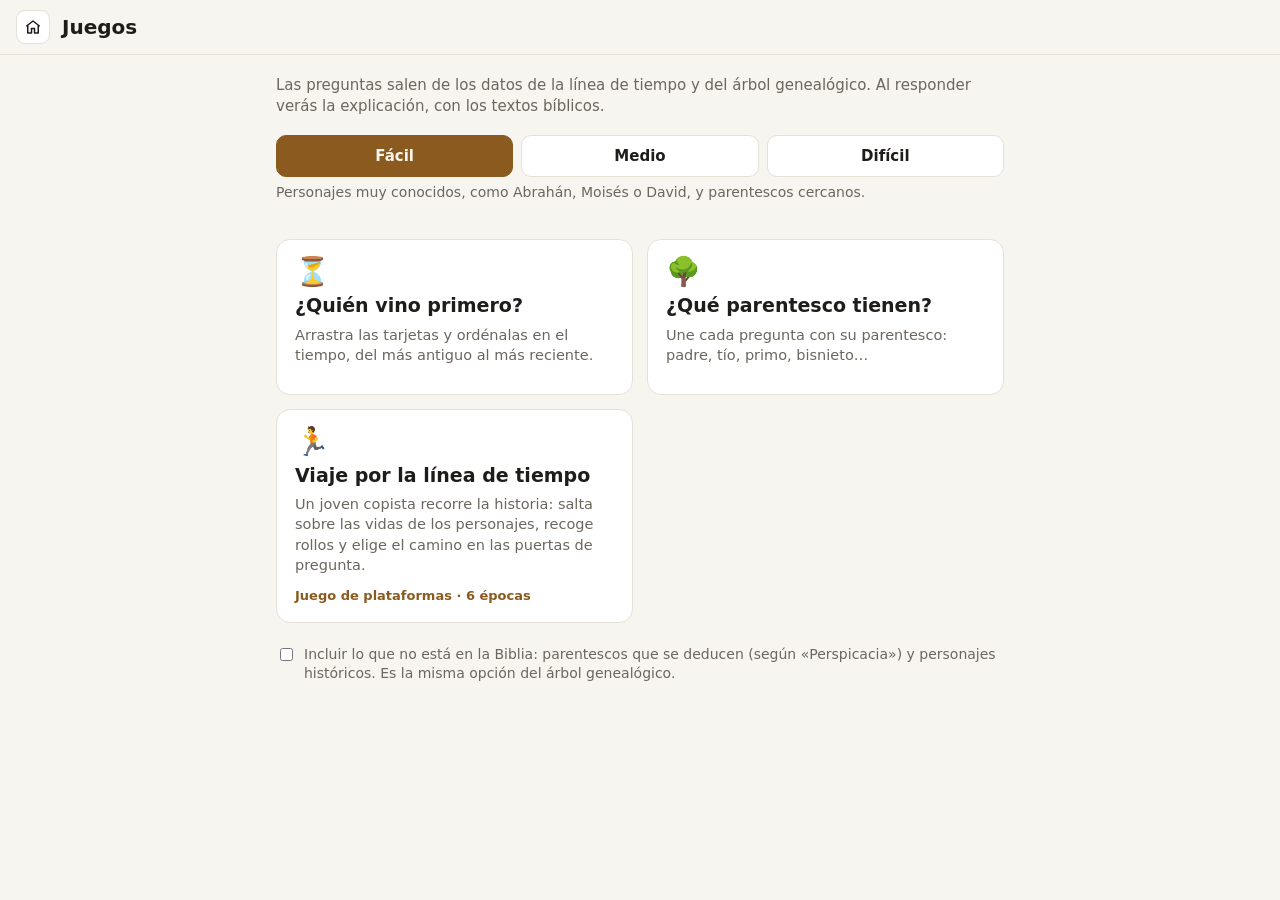
<file: juegos.html>
<!doctype html>
<html lang="es">
<head>
<meta charset="utf-8">
<meta name="viewport" content="width=device-width, initial-scale=1">
<title>Juegos · Personajes de la Biblia</title>
<meta name="description" content="Juegos con los personajes de la Biblia: ordénalos en el tiempo y une cada uno con su parentesco.">
<link rel="manifest" href="manifest.webmanifest">
<link rel="icon" href="icons/icon.svg" type="image/svg+xml">
<link rel="icon" href="icons/icon-192.png" sizes="192x192" type="image/png">
<link rel="apple-touch-icon" href="icons/apple-touch-icon.png">
<meta name="theme-color" content="#f7f5f0" media="(prefers-color-scheme: light)">
<meta name="theme-color" content="#16140f" media="(prefers-color-scheme: dark)">
<meta name="apple-mobile-web-app-capable" content="yes">
<meta name="apple-mobile-web-app-title" content="Personajes">
<link rel="stylesheet" href="comun.css">
<style>
/* ---------- Encabezado ---------- */
header{
  position:sticky; top:0; z-index:20; display:flex; align-items:center; gap:12px;
  padding:10px 16px; background:var(--bg); border-bottom:1px solid var(--line);
}
header h1{margin:0; font-size:20px; font-weight:700}
.home{
  display:grid; place-items:center; width:34px; height:34px; flex:none;
  color:var(--text); background:var(--surface); border:1px solid var(--line); border-radius:9px;
}
.home:hover{border-color:var(--accent)}
.home svg{width:18px; height:18px}
main{max-width:760px; margin:0 auto; padding:20px 16px 48px}
[hidden]{display:none !important}

/* ---------- Menú: nivel y juegos ---------- */
.intro{margin:0 0 18px; color:var(--muted)}
.niveles{display:flex; gap:8px; flex-wrap:wrap; margin-bottom:6px}
.niveles button{
  flex:1; min-width:90px; height:42px; font:inherit; font-weight:600; cursor:pointer;
  color:var(--text); background:var(--surface); border:1px solid var(--line); border-radius:10px;
  transition:background .2s, color .2s, transform .15s;
}
.niveles button:active{transform:scale(.97)}
.niveles button[aria-pressed="true"]{color:var(--bg); background:var(--accent); border-color:var(--accent)}
.nivel-desc{margin:0 0 20px; font-size:14px; color:var(--muted); min-height:2.6em}
.juegos{display:grid; grid-template-columns:repeat(auto-fit, minmax(250px, 1fr)); gap:14px}
.juego-op{
  display:flex; flex-direction:column; gap:6px; text-align:left; padding:18px 18px 16px; cursor:pointer;
  font:inherit; color:var(--text); background:var(--surface); border:1px solid var(--line); border-radius:14px;
  transition:border-color .15s, box-shadow .15s, transform .15s;
  animation:entra .45s both;
}
.juego-op:nth-child(2){animation-delay:.08s}
.juego-op:nth-child(3){animation-delay:.16s}
a.juego-op{text-decoration:none}
.juego-op:hover{border-color:var(--accent); box-shadow:var(--shadow); transform:translateY(-3px)}
.juego-op:focus-visible{outline:3px solid var(--accent); outline-offset:3px}
.juego-op .ico{font-size:28px; line-height:1}
.juego-op:hover .ico{animation:bote .6s}
.juego-op h2{margin:0; font-size:19px}
.juego-op p{margin:0; color:var(--muted); font-size:14.5px}
.juego-op .rec{margin-top:6px; font-size:13px; font-weight:600; color:var(--accent)}
.nob{display:flex; gap:8px; align-items:flex-start; margin-top:22px; font-size:14px; color:var(--muted)}
.nob input{margin-top:3px}

/* ---------- Marcador ---------- */
.marcador{display:flex; align-items:center; gap:10px; flex-wrap:wrap; margin-bottom:14px; font-size:14px; color:var(--muted)}
.marcador .salir{
  font:inherit; font-size:14px; cursor:pointer; padding:5px 10px; color:var(--text);
  background:var(--surface); border:1px solid var(--line); border-radius:8px;
}
.marcador .derecha{margin-left:auto; display:flex; align-items:center; gap:10px}
.marcador b{color:var(--text)}
.pts{display:inline-block; min-width:2ch; text-align:center; font-weight:800; color:var(--accent); font-size:16px}
.pts.salta{animation:salta .5s}
.racha{font-weight:700; color:var(--bad); animation:entra .3s both}
.barra{height:6px; border-radius:3px; background:var(--grid); overflow:hidden; margin:0 0 18px}
.barra i{display:block; height:100%; width:0; background:var(--accent); transition:width .4s}
#pregunta{margin:0 0 4px; font-size:21px; line-height:1.3}
#ayuda{margin:0 0 16px; font-size:14px; color:var(--muted)}

/* ---------- Juego 1: tarjetas que se arrastran sobre la flecha del tiempo ---------- */
.orden{display:grid; grid-template-columns:30px 1fr; gap:10px}
.flecha{display:flex; flex-direction:column; align-items:center; font-size:11px; font-weight:700; color:var(--muted); text-transform:uppercase; letter-spacing:.4px}
.flecha span{writing-mode:vertical-rl; transform:rotate(180deg); padding:4px 0}
.flecha i{flex:1; width:4px; border-radius:2px; margin:6px 0;
  background:linear-gradient(var(--c-ante), var(--c-patri), var(--c-reyes), var(--c-prof), var(--c-apost));
  position:relative}
.flecha i::after{content:''; position:absolute; left:50%; bottom:-6px; transform:translateX(-50%);
  border:7px solid transparent; border-top-color:var(--c-apost); border-bottom:0}
.pila{position:relative; transition:height .35s}
.carta{
  position:absolute; left:0; right:0; top:0; height:var(--h); display:flex; align-items:center; gap:10px;
  padding:0 8px 0 10px; border-radius:12px; cursor:grab; user-select:none; touch-action:none;
  color:var(--text); background:var(--surface); border:1.5px solid var(--line); border-left:6px solid var(--col, var(--accent));
  transition:transform .28s cubic-bezier(.2,.8,.3,1.2), box-shadow .2s, border-color .2s, background .2s;
  box-shadow:0 1px 3px rgba(0,0,0,.12);
}
.carta.entra{animation:entraCarta .4s both}
.carta.arrastrando{cursor:grabbing; z-index:5; transition:box-shadow .2s; box-shadow:var(--shadow); border-color:var(--accent)}
.carta .asa{color:var(--muted); font-size:18px; line-height:1; letter-spacing:-2px}
.carta .txt{display:flex; flex-direction:column; min-width:0; flex:1}
.carta .txt span{font-weight:600; white-space:nowrap; overflow:hidden; text-overflow:ellipsis}
.carta small{color:var(--muted); font-size:12.5px}
.carta .mover{display:flex; flex-direction:column; gap:2px}
.carta .mover button{
  width:30px; height:22px; padding:0; font-size:11px; cursor:pointer; color:var(--muted);
  background:var(--grid); border:1px solid transparent; border-radius:6px;
}
.carta .mover button:hover{color:var(--text); border-color:var(--axis)}
.carta .anio{font-weight:800; font-size:14px; white-space:nowrap; color:var(--text)}
.carta.bien{border-color:var(--good); background:color-mix(in srgb, var(--good) 13%, var(--surface))}
.carta.mal{border-color:var(--bad); background:color-mix(in srgb, var(--bad) 13%, var(--surface))}
.carta.mal.sacude{animation:sacude .45s}
.carta .marca{font-weight:800; font-size:18px; width:20px; text-align:center}
.carta.bien .marca{color:var(--good)}
.carta.mal .marca{color:var(--bad)}
.hueco{position:absolute; left:28px; height:22px; display:flex; align-items:center; gap:6px; font-size:12.5px; font-weight:600;
  color:var(--muted); animation:entra .4s both}
.hueco::before{content:''; width:2px; height:100%; background:var(--axis)}

/* ---------- Juego 2: unir cada pregunta con su parentesco ---------- */
.unir{position:relative; display:grid; grid-template-columns:minmax(0, 1.35fr) minmax(0, 1fr); gap:10px 48px; align-items:start}
.unir svg{position:absolute; inset:0; width:100%; height:100%; pointer-events:none; overflow:visible; z-index:2}
.unir svg path{fill:none; stroke-width:4; stroke-linecap:round; transition:stroke .3s}
.unir svg path.nueva{stroke-dasharray:var(--len); stroke-dashoffset:var(--len); animation:traza .35s forwards}
.unir svg path.temp{stroke:var(--accent); stroke-dasharray:6 6; opacity:.8}
.unir svg path.ok{stroke:var(--good)}
.unir svg path.ko{stroke:var(--bad); opacity:.75}
.unir svg path.sol{stroke:var(--good); stroke-dasharray:7 7; opacity:.7; animation:entra .4s both}
.col{display:grid; gap:10px}
.nodo{
  position:relative; display:flex; align-items:center; min-height:56px; padding:8px 12px; width:100%;
  font:inherit; font-size:15px; text-align:left; cursor:pointer; user-select:none; touch-action:none;
  color:var(--text); background:var(--surface); border:1.5px solid var(--line); border-radius:12px;
  transition:border-color .2s, background .2s, transform .15s, box-shadow .2s;
  animation:entraCarta .4s both;
}
.nodo:hover{border-color:var(--axis)}
.nodo.sel{border-color:var(--accent); box-shadow:0 0 0 3px color-mix(in srgb, var(--accent) 30%, transparent); transform:scale(1.02)}
.nodo.unido{border-color:var(--col)}
.nodo .dot{
  position:absolute; top:50%; width:16px; height:16px; margin-top:-8px; border-radius:50%;
  background:var(--surface); border:3px solid var(--col, var(--axis)); transition:border-color .2s, transform .2s;
}
.nodo.unido .dot{background:var(--col)}
.nodo.izq .dot{right:-9px}
.nodo.der .dot{left:-9px}
.nodo.der{justify-content:center; font-weight:700}
.nodo .q{display:block; line-height:1.3}
.nodo.izq b{font-weight:700}
.nodo.bien{border-color:var(--good); background:color-mix(in srgb, var(--good) 12%, var(--surface))}
.nodo.mal{border-color:var(--bad); background:color-mix(in srgb, var(--bad) 12%, var(--surface)); animation:sacude .45s}
.nodo:disabled{cursor:default}

/* ---------- Resultado de la ronda ---------- */
#resultado{margin-top:18px; padding:14px 16px; border-radius:12px; background:var(--grid); font-size:15px; animation:entra .35s both}
#resultado .titulo{display:block; margin-bottom:6px; font-size:17px; font-weight:800}
#resultado .titulo.bien{color:var(--good)}
#resultado .titulo.mal{color:var(--bad)}
#resultado ul{margin:6px 0 0; padding:0; list-style:none; display:grid; gap:10px}
#resultado li{display:grid; grid-template-columns:20px 1fr; gap:6px}
#resultado li .m{font-weight:800}
#resultado li .m.bien{color:var(--good)}
#resultado li .m.mal{color:var(--bad)}
#resultado p{margin:2px 0 0}
#resultado .camino{color:var(--muted); font-size:13.5px}
#resultado a{color:var(--accent); font-weight:600; text-underline-offset:2px}
.acciones{display:flex; gap:10px; flex-wrap:wrap; margin-top:18px}
.btn{
  display:inline-flex; align-items:center; justify-content:center; height:48px; padding:0 24px;
  font:inherit; font-size:16px; font-weight:700; cursor:pointer; text-decoration:none;
  color:var(--text); background:var(--surface); border:1px solid var(--line); border-radius:12px;
  transition:transform .15s, filter .15s, opacity .2s;
}
.btn.pri{color:var(--bg); background:var(--accent); border-color:var(--accent)}
.btn:disabled{opacity:.4; cursor:default}
.btn:not(:disabled):hover{filter:brightness(1.08)}
.btn:not(:disabled):active{transform:scale(.97)}

/* ---------- Fin de la partida ---------- */
#fin{text-align:center; padding-top:20px}
#fin .trofeo{font-size:64px; line-height:1; animation:bote 1s both}
#fin .grande{font-size:48px; font-weight:800; margin:10px 0 0; animation:salta .6s .2s both}
#fin .msg{margin:6px 0 0; font-size:18px}
#fin .rec{margin:10px 0 0; color:var(--muted)}
#fin .acciones{justify-content:center}

/* ---------- Confeti ---------- */
.confeti{position:fixed; inset:0; pointer-events:none; z-index:50; overflow:hidden}
.confeti i{position:absolute; top:-12px; width:9px; height:14px; border-radius:2px; animation:cae var(--t) ease-in forwards}

@keyframes entra{from{opacity:0; transform:translateY(8px)} to{opacity:1; transform:none}}
@keyframes entraCarta{from{opacity:0; translate:-24px 0} to{opacity:1; translate:0 0}}
@keyframes salta{0%{transform:scale(1)} 40%{transform:scale(1.5)} 100%{transform:scale(1)}}
@keyframes bote{0%,100%{transform:translateY(0)} 40%{transform:translateY(-10px)} 70%{transform:translateY(-3px)}}
@keyframes sacude{0%,100%{translate:0} 20%{translate:-7px} 40%{translate:6px} 60%{translate:-4px} 80%{translate:3px}}
@keyframes traza{to{stroke-dashoffset:0}}
@keyframes cae{to{transform:translate(var(--x), 105vh) rotate(var(--r)); opacity:.9}}
@media (prefers-reduced-motion: reduce){
  *, *::before, *::after{animation:none !important; transition:none !important}
}
@media (max-width: 559px){
  #pregunta{font-size:19px}
  .unir{gap:10px 34px}
  .nodo{font-size:14px; padding:8px 10px}
  .acciones .btn{flex:1}
}
</style>
</head>
<body>
<header>
  <a class="home" href="index.html" title="Volver al inicio" aria-label="Volver al inicio">
    <svg viewBox="0 0 24 24" fill="none" stroke="currentColor" stroke-width="2" stroke-linejoin="round" aria-hidden="true"><path d="M3 11l9-7 9 7M5 9.5V20h5v-6h4v6h5V9.5"/></svg>
  </a>
  <h1>Juegos</h1>
</header>

<main>
  <!-- Menú: nivel y juego -->
  <section id="menu">
    <p class="intro">Las preguntas salen de los datos de la línea de tiempo y del árbol genealógico. Al responder verás la explicación, con los textos bíblicos.</p>
    <div class="niveles" id="niveles" role="group" aria-label="Nivel"></div>
    <p class="nivel-desc" id="nivelDesc"></p>
    <div class="juegos">
      <button class="juego-op" data-juego="orden">
        <span class="ico" aria-hidden="true">⏳</span>
        <h2>¿Quién vino primero?</h2>
        <p>Arrastra las tarjetas y ordénalas en el tiempo, del más antiguo al más reciente.</p>
        <span class="rec"></span>
      </button>
      <button class="juego-op" data-juego="parentesco">
        <span class="ico" aria-hidden="true">🌳</span>
        <h2>¿Qué parentesco tienen?</h2>
        <p>Une cada pregunta con su parentesco: padre, tío, primo, bisnieto…</p>
        <span class="rec"></span>
      </button>
      <a class="juego-op" href="viaje.html">
        <span class="ico" aria-hidden="true">🏃</span>
        <h2>Viaje por la línea de tiempo</h2>
        <p>Un joven copista recorre la historia: salta sobre las vidas de los personajes, recoge rollos y elige el camino en las puertas de pregunta.</p>
        <span class="rec">Juego de plataformas · 6 épocas</span>
      </a>
    </div>
    <label class="nob"><input type="checkbox" id="noBib">
      <span>Incluir lo que no está en la Biblia: parentescos que se deducen (según «Perspicacia») y personajes históricos. Es la misma opción del árbol genealógico.</span></label>
  </section>

  <!-- Una partida -->
  <section id="juego" hidden>
    <div class="marcador">
      <button class="salir" id="salir">← Juegos</button>
      <span id="nombreJuego"></span>
      <span class="derecha">
        <span id="racha" class="racha" hidden></span>
        <span>Ronda <b id="num">1</b>/<b id="total">10</b></span>
        <span><span class="pts" id="puntos">0</span> pts</span>
      </span>
    </div>
    <div class="barra" aria-hidden="true"><i id="barra"></i></div>
    <h2 id="pregunta"></h2>
    <p id="ayuda"></p>
    <div id="tablero"></div>
    <div id="resultado" role="status" aria-live="polite" hidden></div>
    <div class="acciones"><button class="btn pri" id="accion">Comprobar</button></div>
  </section>

  <!-- Fin de la partida -->
  <section id="fin" hidden>
    <div class="trofeo" id="trofeo" aria-hidden="true">🏆</div>
    <p class="grande" id="finPuntos"></p>
    <p class="msg" id="finMsg"></p>
    <p class="rec" id="finRec"></p>
    <div class="acciones">
      <button class="btn pri" id="otraVez">Jugar otra vez</button>
      <button class="btn" id="volver">Elegir otro juego</button>
    </div>
  </section>
</main>

<script src="datos.js"></script>
<script src="parentesco.js"></script>
<script>
/* Juegos. Las preguntas se generan con los datos de datos.js (fechas de PEOPLE y EVENTS) y con el
   cálculo de parentesco de parentesco.js, así que todo lo que preguntan está en los datos.
   Respetan «Mostrar lo que no está en la Biblia» (NO_BIBLICO): sin esa opción, ni las deducciones
   ni los personajes extrabíblicos aparecen en las preguntas.
   Los dos juegos se juegan con el dedo o el ratón (Pointer Events): en «¿Quién vino primero?» se
   arrastran las tarjetas; en «¿Qué parentesco tienen?» se unen con líneas. */
const NIVELES = {
  facil:   {n:'Fácil',   d:'Personajes muy conocidos, como Abrahán, Moisés o David, y parentescos cercanos.'},
  medio:   {n:'Medio',   d:'Todos los personajes, más tarjetas y parentescos un poco más lejanos.'},
  dificil: {n:'Difícil', d:'Todos los personajes, fechas cercanas entre sí, parentescos lejanos y por matrimonio (suegro, yerno, cuñado).'},
};
const JUEGOS = {orden:{n:'¿Quién vino primero?', rondas:8}, parentesco:{n:'¿Qué parentesco tienen?', rondas:5}};
const BONO = 2;   // puntos extra por una ronda perfecta

// Preferencias del dispositivo (con try: en modo privado puede fallar el almacenamiento)
const leer = (k, def) => { try { const v = localStorage.getItem(k); return v === null ? def : JSON.parse(v); } catch (e) { return def; } };
const guardar = (k, v) => { try { localStorage.setItem(k, JSON.stringify(v)); } catch (e) {} };
let nivel = leer('juegosNivel', 'facil');
if (!NIVELES[nivel]) nivel = 'facil';
const records = leer('juegosRecords2', {});

/* ===================== UTILIDADES ===================== */
const $ = id => document.getElementById(id);
const el = (tag, cls, txt) => { const e = document.createElement(tag); if (cls) e.className = cls; if (txt !== undefined) e.textContent = txt; return e; };
const azar = a => a[Math.floor(Math.random() * a.length)];
function barajar(a){
  const b = [...a];
  for (let i = b.length - 1; i > 0; i--){ const j = Math.floor(Math.random() * (i + 1)); [b[i], b[j]] = [b[j], b[i]]; }
  return b;
}
const fmtY = y => y < 0 ? `${-y} a.e.c.` : `${y} e.c.`;
const esCapa = p => !!CATS[p.c].capa;
const esExtra = p => !!(p.x || CATS[p.c].x);
const mayus = s => s.charAt(0).toUpperCase() + s.slice(1);
const vibrar = p => { try { navigator.vibrate && navigator.vibrate(p); } catch (e) {} };
const sinMovimiento = matchMedia('(prefers-reduced-motion: reduce)');
// Confeti al hacer una ronda perfecta
function confeti(){
  if (sinMovimiento.matches) return;
  const box = el('div', 'confeti');
  const colores = ['--c-patri', '--c-reyes', '--c-profp', '--c-apost', '--c-ante', '--accent'];
  for (let i = 0; i < 70; i++){
    const c = el('i');
    c.style.left = Math.random() * 100 + 'vw';
    c.style.background = `var(${azar(colores)})`;
    c.style.setProperty('--x', (Math.random() * 160 - 80) + 'px');
    c.style.setProperty('--r', (Math.random() * 900 - 450) + 'deg');
    c.style.setProperty('--t', (1.2 + Math.random() * 1.2) + 's');
    c.style.animationDelay = Math.random() * .25 + 's';
    box.append(c);
  }
  document.body.append(box);
  setTimeout(() => box.remove(), 2800);
}

/* ===================== JUEGO 1: ¿QUIÉN VINO PRIMERO? =====================
   Se ordenan personas (por su inicio en la línea de tiempo: nacimiento o, si no se conoce, la
   primera vez que aparecen) y acontecimientos. Solo se juntan los que están lo bastante separados
   en el tiempo según el nivel, y más aún si alguna fecha es aproximada.
   Las tarjetas están en posición absoluta, cada una en su «puesto» (translateY), y se arrastran. */
const FAMOSOS_LINEA = ['adan', 'eva', 'noe', 'abrahan', 'sara', 'isaac', 'jacob', 'jose', 'moises', 'aaron', 'josue',
  'debora', 'gedeon', 'sanson', 'samuel', 'saul', 'david', 'salomon', 'elias', 'eliseo', 'jonas', 'isaias', 'ezequias',
  'josias', 'jeremias', 'daniel', 'ezequiel', 'nabucodonosor', 'ciro', 'ester', 'esdras', 'nehemias',
  'juan-bautista', 'maria', 'jesus', 'pedro', 'pablo'];
const ORDEN = {facil:{k:3, gap:250}, medio:{k:4, gap:80}, dificil:{k:5, gap:20}};
function elementosOrden(){
  const personas = PEOPLE.filter(p => !esCapa(p) && !esExtra(p) && p.s !== undefined && p.s <= 100)
    .filter(p => nivel !== 'facil' || FAMOSOS_LINEA.includes(p.id))
    .map(p => ({id:p.id, n:p.n, y:p.s, a:(p.a || '').includes('s'), col:`var(${CATS[p.c].v})`,
                tipo:p.k === 'vida' ? 'nació' : 'aparece en el relato'}));
  const eventos = EVENTS.filter(ev => ev.y <= 100)
    .map(ev => ({n:ev.n, y:ev.y, a:!!ev.a, t:ev.t, col:'var(--event)', tipo:'acontecimiento'}));
  return [...personas, ...eventos];
}
function rondaOrden(){
  const {k, gap} = ORDEN[nivel];
  const todos = elementosOrden();
  const separados = (x, y) => Math.abs(x.y - y.y) >= (x.a || y.a ? Math.max(gap, 60) : gap);
  for (let intento = 0; intento < 400; intento++){
    const elegidos = [];
    for (const e of barajar(todos)){
      if (elegidos.every(o => separados(o, e))) elegidos.push(e);
      if (elegidos.length === k) break;
    }
    // No vale que ya estén en orden
    if (elegidos.length === k && elegidos.some(e => e.tipo !== 'acontecimiento') &&
        elegidos.some((e, i) => i && e.y < elegidos[i - 1].y)) return elegidos;
  }
  return null;
}
const fechaDe = e => e.t || (e.a ? 'c. ' : '') + fmtY(e.y);
// Años entre dos fechas (no hay año 0)
const anios = (a, b) => b - a - (a < 0 && b > 0 ? 1 : 0);

function preguntaOrden(){
  const elementos = rondaOrden();
  const correcto = [...elementos].sort((a, b) => a.y - b.y);
  let orden = [...elementos];   // tarjetas en el orden en que están ahora
  let bloqueado = false;
  const H = 60;
  let S = H + 10;               // alto de un puesto (tarjeta + separación)
  $('pregunta').textContent = '¿Quién vino primero?';
  $('ayuda').textContent = 'Arrastra las tarjetas para ponerlas en orden, del más antiguo (arriba) al más reciente (abajo). Para las personas cuenta cuándo nacieron o, si no se sabe, cuándo aparecen por primera vez en el relato.';
  const tablero = $('tablero');
  const flecha = el('div', 'flecha');
  flecha.append(el('span', '', 'Antes'), el('i'), el('span', '', 'Después'));
  const pila = el('div', 'pila');
  pila.style.setProperty('--h', H + 'px');
  const wrap = el('div', 'orden');
  wrap.append(flecha, pila);
  tablero.replaceChildren(wrap);
  const cartas = new Map();
  const colocar = (salvo) => {
    pila.style.height = (orden.length * S - (S - H)) + 'px';
    orden.forEach((e, i) => { if (e !== salvo) cartas.get(e).style.transform = `translateY(${i * S}px)`; });
  };
  const mover = (e, d) => {
    const i = orden.indexOf(e), j = i + d;
    if (bloqueado || j < 0 || j >= orden.length) return;
    [orden[i], orden[j]] = [orden[j], orden[i]];
    colocar();
    vibrar(10);
  };
  elementos.forEach((e, n) => {
    const c = el('div', 'carta entra');
    c.style.setProperty('--col', e.col);
    c.style.animationDelay = n * 70 + 'ms';
    c.setAttribute('role', 'listitem');
    const txt = el('span', 'txt');
    txt.append(el('span', '', e.n), el('small', '', e.tipo === 'acontecimiento' ? 'Acontecimiento' : 'Persona'));
    const mov = el('span', 'mover');
    const sube = el('button', '', '▲'), baja = el('button', '', '▼');
    sube.type = baja.type = 'button';
    sube.title = 'Subir'; baja.title = 'Bajar';
    sube.setAttribute('aria-label', `Subir ${e.n}`); baja.setAttribute('aria-label', `Bajar ${e.n}`);
    sube.addEventListener('click', () => mover(e, -1));
    baja.addEventListener('click', () => mover(e, 1));
    mov.append(sube, baja);
    c.append(el('span', 'asa', '⋮⋮'), txt, mov);
    // Arrastrar con el dedo o el ratón
    c.addEventListener('pointerdown', ev => {
      if (bloqueado || ev.target.closest('.mover') || ev.button > 0) return;
      ev.preventDefault();
      try { c.setPointerCapture(ev.pointerId); } catch (e) {}
      const desde = orden.indexOf(e), y0 = ev.clientY;
      c.classList.add('arrastrando');
      const mueve = mv => {
        const pos = Math.max(-10, Math.min((orden.length - 1) * S + 10, desde * S + mv.clientY - y0));
        c.style.transform = `translateY(${pos}px) scale(1.03)`;
        const nuevo = Math.max(0, Math.min(orden.length - 1, Math.round(pos / S)));
        if (orden.indexOf(e) !== nuevo){
          orden = orden.filter(x => x !== e);
          orden.splice(nuevo, 0, e);
          colocar(e);
          vibrar(6);
        }
      };
      const suelta = () => {
        c.removeEventListener('pointermove', mueve);
        c.removeEventListener('pointerup', suelta);
        c.removeEventListener('pointercancel', suelta);
        c.classList.remove('arrastrando');
        colocar();
        vibrar(12);
      };
      c.addEventListener('pointermove', mueve);
      c.addEventListener('pointerup', suelta);
      c.addEventListener('pointercancel', suelta);
    });
    pila.append(c);
    cartas.set(e, c);
  });
  colocar();
  $('accion').disabled = false;

  return () => {
    // Comprobar: marcar cada tarjeta, llevarla a su puesto correcto y decir cuántos años pasaron
    bloqueado = true;
    let aciertos = 0;
    orden.forEach((e, i) => {
      const c = cartas.get(e);
      const ok = correcto[i] === e;
      if (ok) aciertos++;
      c.classList.add(ok ? 'bien' : 'mal', 'sacude');
      c.querySelector('.mover').replaceWith(el('span', 'anio', fechaDe(e)));
      c.append(el('span', 'marca', ok ? '✓' : '✗'));
      c.querySelector('small').textContent = e.tipo === 'acontecimiento' ? 'Acontecimiento' : mayus(e.tipo);
      c.style.cursor = 'default';
    });
    const perfecta = aciertos === orden.length;
    setTimeout(() => {
      S = H + 30;
      orden = correcto;
      colocar();
      // Cuánto tiempo pasó entre una tarjeta y la siguiente
      correcto.forEach((e, i) => {
        if (!i) return;
        const ant = correcto[i - 1], n = anios(ant.y, e.y);
        const h = el('div', 'hueco', `${ant.a || e.a ? 'unos ' : ''}${n} ${n === 1 ? 'año' : 'años'} después`);
        h.style.top = (i * S - 26) + 'px';
        h.style.animationDelay = '.25s';
        pila.append(h);
      });
    }, perfecta ? 250 : 700);
    const r = $('resultado');
    r.replaceChildren(el('span', 'titulo ' + (perfecta ? 'bien' : 'mal'),
      perfecta ? '¡Perfecto! Todas en su lugar.' : `${aciertos} de ${orden.length} en su lugar. Así es el orden correcto:`));
    const enl = correcto.filter(e => e.id);
    if (enl.length){
      const p = el('p', 'camino', 'Verlos en la línea de tiempo: ');
      enl.forEach((e, i) => {
        const a = el('a', '', e.n);
        a.href = 'linea.html#p=' + e.id;
        p.append(...(i ? [', '] : []), a);
      });
      r.append(p);
    }
    if (correcto.some(e => e.a)) r.append(el('p', 'camino', '«c.» y «unos» indican una fecha aproximada: la Biblia no da el año exacto.'));
    return {puntos:aciertos + (perfecta ? BONO : 0), perfecta};
  };
}

/* ===================== JUEGO 2: ¿QUÉ PARENTESCO TIENEN? =====================
   Cada ronda tiene varias preguntas («¿Qué es A de B?») y los parentescos, que se unen con líneas.
   Las parejas tienen un parentesco de sangre con nombre (padre, tío, primo…) y, en el nivel difícil,
   también por matrimonio. Se descartan las parejas con más de un parentesco (p. ej., Labán es tío y
   suegro de Jacob), para que solo haya una respuesta correcta. */
const FAMOSOS_ARBOL = ['adan', 'eva', 'cain', 'abel', 'set', 'noe', 'sem', 'cam', 'jafet', 'tare', 'abrahan', 'sara',
  'lot', 'isaac', 'ismael', 'rebeca', 'laban', 'esau', 'jacob', 'lea', 'raquel', 'ruben', 'simeon', 'levi', 'juda',
  'jose', 'benjamin', 'dina', 'efrain', 'manases-jose', 'amram', 'jokebed', 'aaron', 'moises', 'miriam', 'boaz', 'rut',
  'obed', 'jese', 'david', 'bat-seba', 'salomon', 'absalon', 'saul', 'jonatan', 'mical', 'rehoboam', 'jesus', 'maria',
  'jose-maria', 'juan-bautista', 'elisabet', 'zacarias-juan'];
const PARENT = {facil:{max:3, pares:3}, medio:{max:4, pares:4}, dificil:{max:6, pares:5, matrimonio:true}};
// Personas que pueden salir: con nombre en la Biblia y sin sexo dudoso
const jugable = id => { const p = get(id); return p && !p.sn && !p.sx && !String(id).startsWith('hm:'); };
const ARBOL = [...EN_ARBOL].filter(jugable);
const padres = id => [get(id).pa, get(id).ma].filter(x => x && jugable(x));

// Parentesco de sangre con nombre entre a y b (o null), si es el único parentesco que tienen
function terminoDe(a, b){
  if (a === b) return null;
  const s = sangre(a, b, ['pa', 'ma']);
  if (!s) return null;
  const t = termino(s.da, s.db, a, s.da === 1 && s.db === 1 && medios(a, b, s.comunes));
  if (!t) return null;
  const r = parentesco(a, b);
  return r.frases.length === 1 ? {t, dist:s.da + s.db, r} : null;
}
// Parentesco por matrimonio (sin parentesco de sangre): esposo, suegro, yerno o cuñado
function matrimonioDe(a, b){
  if (a === b || sangre(a, b, ['pa', 'ma'])) return null;
  const r = parentesco(a, b);
  if (r.frases.length !== 1) return null;
  const m = r.frases[0].match(/ es (esposo|esposa|suegro|suegra|yerno|nuera|cuñado|cuñada) de /);
  return m ? {t:m[1], dist:2, r} : null;
}
// Una pareja al azar, según el nivel
function parejaParentesco(){
  const {max, matrimonio} = PARENT[nivel];
  for (let intento = 0; intento < 3000; intento++){
    let a, b, res;
    if (nivel === 'facil'){
      const pool = FAMOSOS_ARBOL.filter(id => EN_ARBOL.has(id) && jugable(id));
      a = azar(pool); b = azar(pool);
      res = terminoDe(a, b);
    } else if (matrimonio && Math.random() < 0.3){
      // Por matrimonio: el cónyuge, sus padres o sus hermanos
      a = azar(ARBOL);
      const cy = (CONYUGES.get(a) || []).filter(jugable);
      if (!cy.length) continue;
      const c = azar(cy);
      const tipo = azar(['cy', 'suegro', 'yerno', 'cunado']);
      if (tipo === 'cy') b = c;
      else if (tipo === 'suegro'){ const p = padres(c); if (!p.length) continue; b = a; a = azar(p); }
      else if (tipo === 'yerno'){ const p = padres(c); if (!p.length) continue; b = azar(p); }
      else {
        const hermanos = [...new Set(padres(c).flatMap(hijosDe))].filter(x => x !== c && jugable(x));
        if (!hermanos.length) continue;
        b = azar(hermanos);
      }
      res = matrimonioDe(a, b);
    } else {
      // De sangre: subir unas generaciones desde a y bajar por otra rama
      a = azar(ARBOL);
      let c = a;
      const sube = 1 + Math.floor(Math.random() * Math.min(max, 4));
      for (let i = 0; i < sube; i++){ const p = padres(c); if (!p.length) break; c = azar(p); }
      b = c;
      const baja = Math.floor(Math.random() * (max - sube + 1));
      for (let i = 0; i < baja; i++){ const h = hijosDe(b).filter(jugable); if (!h.length) break; b = azar(h); }
      if (Math.random() < 0.5) [a, b] = [b, a];   // que no salgan casi siempre «hijo» o «nieto»
      res = terminoDe(a, b);
    }
    if (res && res.dist <= max) return {a, b, ...res};
  }
  return null;
}
// Varias parejas con parentescos distintos (así cada pregunta tiene una sola respuesta)
function rondaParentesco(){
  const n = PARENT[nivel].pares, out = [];
  for (let i = 0; i < 200 && out.length < n; i++){
    const q = parejaParentesco();
    if (q && !out.some(o => o.t === q.t || (o.a === q.a && o.b === q.b))) out.push(q);
  }
  return out;
}
// Nombre en la pregunta: el breve, salvo que haya otras personas que se llamen igual (p. ej., hay
// varios Judas: entonces «Judas (Lucas 3:30)»)
const CORTOS = new Map();
for (const id of EN_ARBOL) if (get(id)) CORTOS.set(corto(id), (CORTOS.get(corto(id)) || 0) + 1);
const claro = id => CORTOS.get(corto(id)) > 1 ? get(id).n : enFrase(id);
const COLORES = ['--c-profp', '--c-patri', '--c-juda', '--c-israel', '--c-cristo'];

function preguntaParentesco(){
  const qs = rondaParentesco();
  $('pregunta').textContent = '¿Qué parentesco tienen?';
  $('ayuda').textContent = 'Une cada pregunta con su respuesta: arrastra desde el punto de una pregunta hasta un parentesco (o toca una y después la otra).';
  const tablero = $('tablero');
  const unir = el('div', 'unir');
  const svg = document.createElementNS('http://www.w3.org/2000/svg', 'svg');
  const izq = el('div', 'col'), der = el('div', 'col');
  unir.append(svg, izq, der);
  tablero.replaceChildren(unir);
  const uniones = new Map();   // índice de la pregunta → parentesco elegido
  let bloqueado = false, sel = null;
  const nodosI = qs.map((q, i) => {
    const b = el('button', 'nodo izq');
    b.type = 'button';
    b.dataset.i = i;
    b.style.animationDelay = i * 60 + 'ms';
    const texto = el('span', 'q');
    texto.append('¿Qué es ', el('b', '', claro(q.a)), ' de ', el('b', '', claro(q.b)), '?');
    b.append(texto, el('span', 'dot'));
    izq.append(b);
    return b;
  });
  const terminos = barajar(qs.map(q => q.t));
  const nodosD = terminos.map((t, i) => {
    const b = el('button', 'nodo der', mayus(t));
    b.type = 'button';
    b.dataset.t = t;
    b.style.animationDelay = (i * 60 + 120) + 'ms';
    b.append(el('span', 'dot'));
    der.append(b);
    return b;
  });
  // Puntos de unión, relativos al tablero
  const punto = b => {
    const r = b.querySelector('.dot').getBoundingClientRect(), u = unir.getBoundingClientRect();
    return [r.left + r.width / 2 - u.left, r.top + r.height / 2 - u.top];
  };
  const curva = ([x1, y1], [x2, y2]) => { const dx = Math.max(30, Math.abs(x2 - x1) / 2); return `M${x1} ${y1}C${x1 + dx} ${y1} ${x2 - dx} ${y2} ${x2} ${y2}`; };
  const linea = (d, cls, color) => {
    const p = document.createElementNS('http://www.w3.org/2000/svg', 'path');
    p.setAttribute('d', d);
    if (cls) p.setAttribute('class', cls);
    if (color) p.style.stroke = color;
    svg.append(p);
    return p;
  };
  const colorDe = i => `var(${COLORES[i % COLORES.length]})`;
  const dibujar = (nueva) => {
    svg.querySelectorAll('path:not(.temp)').forEach(p => p.remove());
    nodosI.forEach(b => { b.classList.remove('unido'); b.style.removeProperty('--col'); });
    nodosD.forEach(b => { b.classList.remove('unido'); b.style.removeProperty('--col'); });
    for (const [i, t] of uniones){
      const bi = nodosI[i], bd = nodosD.find(b => b.dataset.t === t);
      const col = colorDe(i);
      bi.classList.add('unido'); bd.classList.add('unido');
      bi.style.setProperty('--col', col); bd.style.setProperty('--col', col);
      const p = linea(curva(punto(bi), punto(bd)), bloqueado ? null : (i === nueva ? 'nueva' : null), col);
      p.dataset.i = i;
      if (i === nueva){ const len = p.getTotalLength(); p.style.setProperty('--len', len); }
    }
    $('accion').disabled = uniones.size !== qs.length;
  };
  const conectar = (bi, bd) => {
    const i = +bi.dataset.i, t = bd.dataset.t;
    for (const [k, v] of uniones) if (v === t) uniones.delete(k);   // cada parentesco, una sola vez
    uniones.set(i, t);
    vibrar(15);
    dibujar(i);
  };
  const seleccionar = b => { [...nodosI, ...nodosD].forEach(x => x.classList.toggle('sel', x === b)); sel = b; };
  // Arrastrar una línea (o tocar uno y después el otro)
  const todos = [...nodosI, ...nodosD];
  todos.forEach(b => b.addEventListener('pointerdown', ev => {
    if (bloqueado || ev.button > 0) return;
    ev.preventDefault();
    const x0 = ev.clientX, y0 = ev.clientY;
    let arrastra = false, temp = null;
    const mueve = mv => {
      if (!arrastra && Math.hypot(mv.clientX - x0, mv.clientY - y0) > 8){
        arrastra = true;
        seleccionar(b);
        temp = linea('', 'temp');
      }
      if (arrastra){
        const u = unir.getBoundingClientRect();
        const a = punto(b), z = [mv.clientX - u.left, mv.clientY - u.top];
        temp.setAttribute('d', b.classList.contains('izq') ? curva(a, z) : curva(z, a));
      }
    };
    const suelta = up => {
      removeEventListener('pointermove', mueve);
      removeEventListener('pointerup', suelta);
      removeEventListener('pointercancel', suelta);
      if (temp) temp.remove();
      const destino = document.elementFromPoint(up.clientX, up.clientY)?.closest('.nodo');
      const opuesto = x => x && x.classList.contains('izq') !== b.classList.contains('izq');
      if (arrastra){
        if (opuesto(destino)) conectar(b.classList.contains('izq') ? b : destino, b.classList.contains('izq') ? destino : b);
        seleccionar(null);
      } else if (sel && sel !== b && opuesto(sel)){
        conectar(sel.classList.contains('izq') ? sel : b, sel.classList.contains('izq') ? b : sel);
        seleccionar(null);
      } else seleccionar(sel === b ? null : b);
    };
    addEventListener('pointermove', mueve);
    addEventListener('pointerup', suelta);
    addEventListener('pointercancel', suelta);
  }));
  const redibujar = () => dibujar(-1);
  addEventListener('resize', redibujar);
  dibujar(-1);

  return () => {
    // Comprobar: líneas verdes o rojas; si falló, la unión correcta en verde punteado
    bloqueado = true;
    removeEventListener('resize', redibujar);
    seleccionar(null);
    todos.forEach(b => { b.disabled = true; });
    dibujar(-1);
    let aciertos = 0;
    qs.forEach((q, i) => {
      const ok = uniones.get(i) === q.t;
      if (ok) aciertos++;
      const p = svg.querySelector(`path[data-i="${i}"]`);
      p.style.stroke = '';
      p.setAttribute('class', ok ? 'ok' : 'ko');
      nodosI[i].classList.add(ok ? 'bien' : 'mal');
      if (!ok){
        const bd = nodosD.find(b => b.dataset.t === q.t);
        linea(curva(punto(nodosI[i]), punto(bd)), 'sol');
      }
    });
    const perfecta = aciertos === qs.length;
    const r = $('resultado');
    r.replaceChildren(el('span', 'titulo ' + (perfecta ? 'bien' : 'mal'), perfecta ? '¡Perfecto! Todas bien unidas.' : `${aciertos} de ${qs.length} bien unidas.`));
    const ul = el('ul');
    qs.forEach((q, i) => {
      const ok = uniones.get(i) === q.t;
      const li = el('li');
      const cuerpo = el('div');
      cuerpo.append(el('p', '', q.r.frases[0]));
      for (const x of q.r.exp) cuerpo.append(el('p', 'camino', x));
      if (q.r.camino && q.r.camino.length > 2)
        cuerpo.append(el('p', 'camino', 'Camino: ' + q.r.camino.filter(x => !String(x).startsWith('hm:')).map(claro).join(' → ')));
      const a = el('a', '', 'Ver en el árbol');
      a.href = 'arbol.html#p=' + q.a;
      cuerpo.append(a);
      li.append(el('span', 'm ' + (ok ? 'bien' : 'mal'), ok ? '✓' : '✗'), cuerpo);
      ul.append(li);
    });
    r.append(ul);
    return {puntos:aciertos + (perfecta ? BONO : 0), perfecta};
  };
}

/* ===================== PARTIDA ===================== */
let juego = null, ronda = 0, puntos = 0, racha = 0, perfectas = 0, comprobar = null, respondida = false;
const GENERADORES = {orden:preguntaOrden, parentesco:preguntaParentesco};
// Puntos máximos de una partida: cada tarjeta o unión vale 1, y cada ronda perfecta suma el bono
const maximo = j => JUEGOS[j].rondas * ((j === 'orden' ? ORDEN[nivel].k : PARENT[nivel].pares) + BONO);

function empezar(j){
  juego = j; ronda = 0; puntos = 0; racha = 0; perfectas = 0;
  $('menu').hidden = true; $('fin').hidden = true; $('juego').hidden = false;
  $('nombreJuego').textContent = `${JUEGOS[j].n} · ${NIVELES[nivel].n}`;
  $('total').textContent = JUEGOS[j].rondas;
  $('puntos').textContent = 0;
  $('racha').hidden = true;
  siguiente();
}
function marcador(){
  const p = $('puntos');
  p.textContent = puntos;
  p.classList.remove('salta'); void p.offsetWidth; p.classList.add('salta');
  $('racha').hidden = racha < 2;
  $('racha').textContent = `🔥 Racha ×${racha}`;
}
function siguiente(){
  ronda++;
  if (ronda > JUEGOS[juego].rondas) return terminar();
  respondida = false;
  $('num').textContent = ronda;
  $('barra').style.width = `${(ronda - 1) / JUEGOS[juego].rondas * 100}%`;
  $('resultado').hidden = true;
  $('accion').textContent = 'Comprobar';
  comprobar = GENERADORES[juego]();
  scrollTo({top:0, behavior:sinMovimiento.matches ? 'auto' : 'smooth'});
}
$('accion').addEventListener('click', () => {
  if (!respondida){
    respondida = true;
    const r = comprobar();
    puntos += r.puntos;
    if (r.perfecta){ racha++; perfectas++; confeti(); vibrar([20, 40, 20]); }
    else { racha = 0; vibrar([40, 60, 40]); }
    marcador();
    $('barra').style.width = `${ronda / JUEGOS[juego].rondas * 100}%`;
    $('resultado').hidden = false;
    $('accion').disabled = false;
    $('accion').textContent = ronda === JUEGOS[juego].rondas ? 'Ver el resultado' : 'Siguiente →';
    setTimeout(() => $('resultado').scrollIntoView({behavior:sinMovimiento.matches ? 'auto' : 'smooth', block:'nearest'}), 350);
  } else siguiente();
});
function terminar(){
  $('juego').hidden = true; $('fin').hidden = false;
  const k = `${juego}-${nivel}`, max = maximo(juego);
  const antes = records[k];
  const nuevo = antes === undefined || puntos > antes;
  if (nuevo){ records[k] = puntos; guardar('juegosRecords2', records); }
  const pct = puntos / max;
  $('trofeo').textContent = pct >= .9 ? '🏆' : pct >= .6 ? '🥈' : pct >= .3 ? '👍' : '📖';
  $('finPuntos').textContent = `${puntos} de ${max} puntos`;
  $('finMsg').textContent = (pct >= .9 ? '¡Excelente!' : pct >= .6 ? '¡Muy bien!' : pct >= .3 ? '¡Bien hecho!' : 'Sigue practicando: cada partida es diferente.') +
    ` ${perfectas} ${perfectas === 1 ? 'ronda perfecta' : 'rondas perfectas'}.`;
  $('finRec').textContent = nuevo ? '¡Nuevo récord en este nivel!' : `Tu récord en este nivel: ${antes} puntos`;
  if (nuevo && puntos > 0) confeti();
}
$('salir').addEventListener('click', menu);
$('volver').addEventListener('click', menu);
$('otraVez').addEventListener('click', () => empezar(juego));

/* ===================== MENÚ ===================== */
function menu(){
  $('juego').hidden = true; $('fin').hidden = true; $('menu').hidden = false;
  pintarMenu();
}
function pintarMenu(){
  const box = $('niveles');
  box.replaceChildren();
  for (const k in NIVELES){
    const b = el('button', '', NIVELES[k].n);
    b.type = 'button';
    b.setAttribute('aria-pressed', k === nivel);
    b.addEventListener('click', () => { nivel = k; guardar('juegosNivel', k); pintarMenu(); });
    box.append(b);
  }
  $('nivelDesc').textContent = NIVELES[nivel].d;
  document.querySelectorAll('button.juego-op').forEach(b => {
    const r = records[`${b.dataset.juego}-${nivel}`];
    b.querySelector('.rec').textContent = r === undefined ? '' : `Récord en ${NIVELES[nivel].n.toLowerCase()}: ${r} de ${maximo(b.dataset.juego)} puntos`;
  });
}
document.querySelectorAll('button.juego-op').forEach(b => b.addEventListener('click', () => empezar(b.dataset.juego)));
// «Mostrar lo que no está en la Biblia»: la misma preferencia que el árbol (recarga los datos)
const noBib = $('noBib');
noBib.checked = NO_BIBLICO;
noBib.addEventListener('change', () => {
  try { noBib.checked ? localStorage.setItem('noBiblico', '1') : localStorage.removeItem('noBiblico'); } catch (e) {}
  location.reload();
});
pintarMenu();

/* ===================== APP INSTALABLE (PWA) ===================== */
if ('serviceWorker' in navigator && location.protocol !== 'file:'){
  addEventListener('load', () => navigator.serviceWorker.register('sw.js').catch(() => {}));
}
</script>
</body>
</html>
</file>
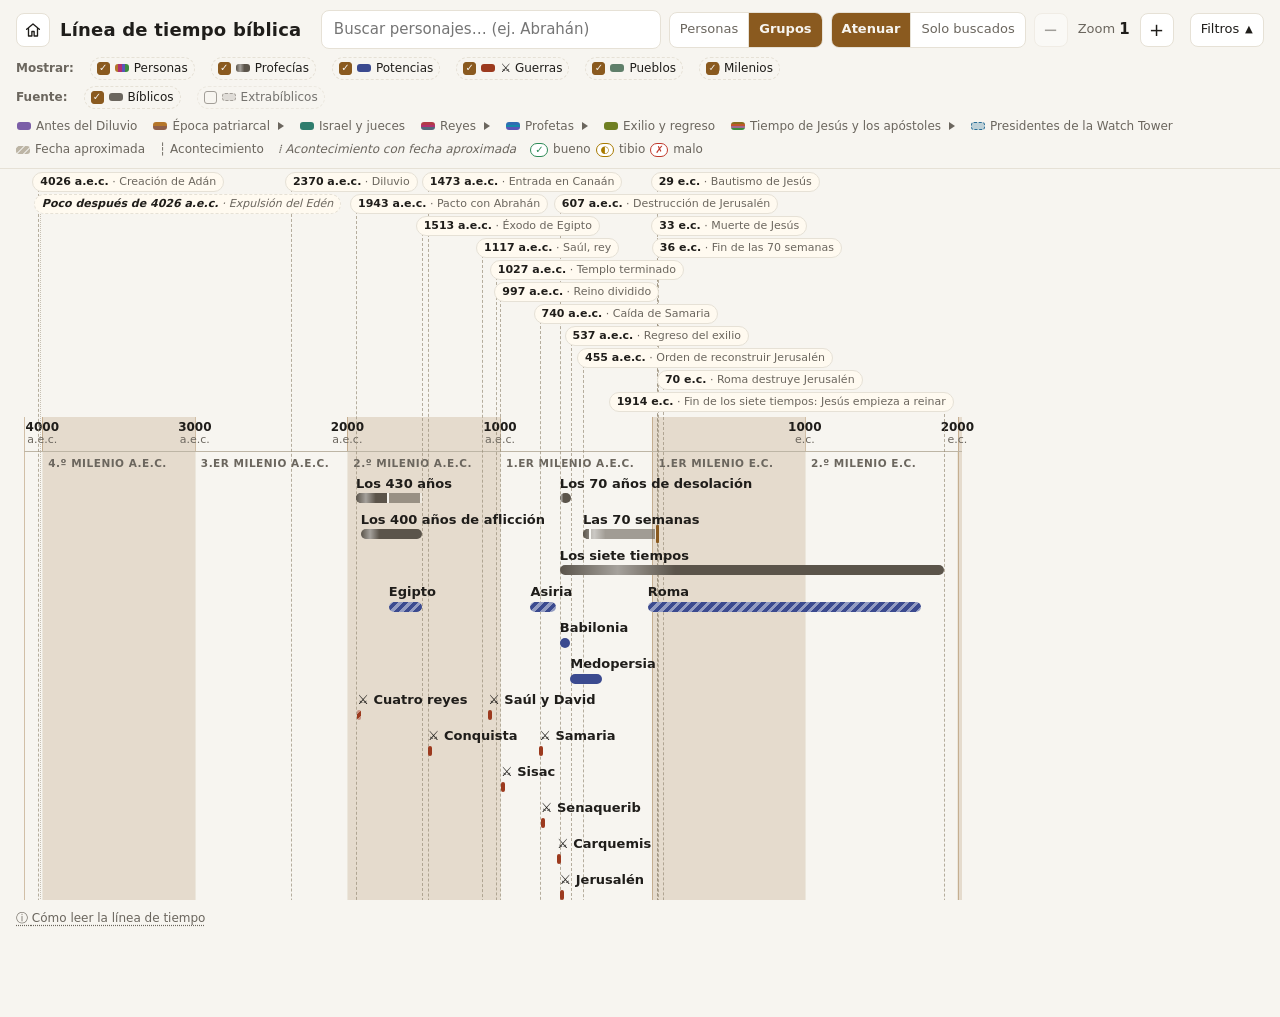
<file: linea.html>
<!doctype html>
<html lang="es">
<head>
<meta charset="utf-8">
<meta name="viewport" content="width=device-width, initial-scale=1">
<title>Línea de tiempo bíblica</title>
<meta name="description" content="Personajes y acontecimientos bíblicos en una línea de tiempo interactiva.">
<!-- Vista previa al compartir el enlace (WhatsApp, Facebook, Telegram, X…). La imagen
     (vista-previa.png, 1200 × 630) necesita la dirección completa de la página publicada. -->
<meta property="og:type" content="website">
<meta property="og:site_name" content="Personajes de la Biblia">
<meta property="og:title" content="Línea de tiempo bíblica">
<meta property="og:description" content="Personajes y acontecimientos bíblicos en una línea de tiempo interactiva.">
<meta property="og:url" content="https://nestornjrz.github.io/LineaDeTiempo/linea.html">
<meta property="og:locale" content="es_ES">
<meta property="og:image" content="https://nestornjrz.github.io/LineaDeTiempo/vista-previa.png">
<meta property="og:image:type" content="image/png">
<meta property="og:image:width" content="1200">
<meta property="og:image:height" content="630">
<meta property="og:image:alt" content="Línea de tiempo bíblica: Adán, Noé, Abrahán, Moisés, David y Jesús en una línea de tiempo, con el Diluvio, el Éxodo y la destrucción de Jerusalén">
<meta name="twitter:card" content="summary_large_image">
<!-- PWA: instalable en el móvil y en la PC -->
<link rel="manifest" href="manifest.webmanifest">
<link rel="icon" href="icons/icon.svg" type="image/svg+xml">
<link rel="icon" href="icons/icon-192.png" sizes="192x192" type="image/png">
<link rel="apple-touch-icon" href="icons/apple-touch-icon.png">
<meta name="theme-color" content="#f7f5f0" media="(prefers-color-scheme: light)">
<meta name="theme-color" content="#16140f" media="(prefers-color-scheme: dark)">
<meta name="apple-mobile-web-app-capable" content="yes">
<meta name="apple-mobile-web-app-title" content="Personajes">
<meta name="apple-mobile-web-app-status-bar-style" content="default">
<link rel="stylesheet" href="comun.css">
<style>
/* ---------- Encabezado ---------- */
header{
  position:sticky; top:0; z-index:30;
  background:var(--bg); border-bottom:1px solid var(--line);
  padding:10px 16px;
  display:flex; flex-wrap:wrap; gap:8px 16px; align-items:center;
}
h1{font-size:18px; margin:0; font-weight:700; letter-spacing:.2px}
/* Botón para volver a la portada (index.html) */
.home{
  flex:none; width:34px; height:34px; margin-right:-6px; display:inline-grid; place-items:center;
  color:var(--text); background:var(--surface); border:1px solid var(--line); border-radius:8px;
}
.home:hover{border-color:var(--axis); color:var(--accent)}
.home:focus-visible{outline:2px solid var(--accent); outline-offset:1px}
.home svg{width:18px; height:18px; fill:none; stroke:currentColor; stroke-width:1.8; stroke-linecap:round; stroke-linejoin:round}
.tools{display:flex; flex-wrap:wrap; gap:8px; align-items:center; flex:1; min-width:240px; justify-content:flex-end}
.search{position:relative; flex:1; max-width:340px}
.search input{
  width:100%; padding:8px 12px; font:inherit; color:var(--text);
  background:var(--surface); border:1px solid var(--line); border-radius:8px;
}
.search input:focus{outline:2px solid var(--accent); outline-offset:0; border-color:transparent}
.suggest{
  position:absolute; top:calc(100% + 4px); left:0; right:0; z-index:40;
  list-style:none; margin:0; padding:4px; display:none;
  background:var(--surface); border:1px solid var(--line); border-radius:8px; box-shadow:var(--shadow);
  max-height:320px; overflow:auto;
}
.suggest.open{display:block}
.suggest li{padding:6px 8px; border-radius:6px; cursor:pointer; display:flex; justify-content:space-between; gap:8px}
.suggest li small{color:var(--muted); white-space:nowrap}
.suggest li.active,.suggest li:hover{background:var(--grid)}
.suggest .empty{color:var(--muted); cursor:default}
.zoom{display:flex; gap:4px}
.zoom button{
  width:34px; height:34px; font:inherit; font-size:18px; cursor:pointer; color:var(--text);
  background:var(--surface); border:1px solid var(--line); border-radius:8px;
}
.zoom button:hover{border-color:var(--axis)}
.zoom button:disabled{opacity:.4; cursor:default; border-color:var(--line)}
.zlevel{
  min-width:64px; height:34px; display:inline-flex; align-items:center; justify-content:center; gap:4px;
  font-size:13px; color:var(--muted); white-space:nowrap; font-variant-numeric:tabular-nums; cursor:help;
}
.zlevel b{color:var(--text); font-size:15px}
.install{
  height:34px; padding:0 12px; font:inherit; font-size:13px; font-weight:600; white-space:nowrap; cursor:pointer;
  color:var(--bg); background:var(--accent); border:0; border-radius:8px;
}
.install:hover{filter:brightness(1.08)}
.install[hidden]{display:none}

/* ---------- Modo de búsqueda y personajes buscados ---------- */
.mode{display:flex; border:1px solid var(--line); border-radius:8px; overflow:hidden; background:var(--surface)}
.mode button{
  height:34px; padding:0 10px; font:inherit; font-size:13px; white-space:nowrap; cursor:pointer;
  color:var(--muted); background:none; border:0;
}
.mode button + button{border-left:1px solid var(--line)}
.mode button:hover{color:var(--text)}
.mode button[aria-pressed="true"]{background:var(--accent); color:var(--bg); font-weight:600}
.mode button:focus-visible{outline:2px solid var(--accent); outline-offset:-2px}
.picks{width:100%; display:none; flex-wrap:wrap; gap:6px; align-items:center; font-size:12px; color:var(--muted)}
.picks.open{display:flex}
.chip{
  display:inline-flex; align-items:center; gap:2px; padding:0 2px 0 4px;
  background:var(--surface); border:1px solid var(--col); border-radius:14px; font-size:13px;
}
.chip .go{
  display:inline-flex; align-items:center; gap:5px; padding:2px 2px 2px 4px;
  font:inherit; color:var(--text); background:none; border:0; cursor:pointer;
}
.chip .go i{width:8px; height:8px; border-radius:50%; background:var(--col)}
.chip .go:hover{color:var(--col)}
.chip .x{
  width:20px; height:20px; padding:0; border:0; border-radius:50%; cursor:pointer;
  font-size:15px; line-height:1; color:var(--muted); background:none;
}
.chip .x:hover{background:var(--grid); color:var(--text)}
.picks .clear{font:inherit; font-size:12px; color:var(--accent); font-weight:600; background:none; border:0; cursor:pointer; padding:2px 4px}
.legend{
  width:100%; display:flex; flex-wrap:wrap; gap:4px 14px; font-size:12px; color:var(--muted);
}
.legend span{display:inline-flex; align-items:center; gap:5px}
.legend i{width:14px; height:8px; border-radius:3px; display:inline-block}
.legend i.aprox{background:var(--axis); background-image:repeating-linear-gradient(135deg,rgba(255,255,255,.55) 0 2px,transparent 2px 5px)}
.legend button{
  display:inline-flex; align-items:center; gap:5px; margin:0 -6px; padding:2px 6px;
  font:inherit; color:inherit; background:none; border:1px solid transparent; border-radius:12px; cursor:pointer;
  transition:opacity .15s;
}
.legend button:hover{border-color:var(--line); color:var(--text)}
.legend button:focus-visible{outline:2px solid var(--accent); outline-offset:1px}
.legend.filtered button.cat:not(.on){opacity:.4}
.legend button.cat.on{background:var(--surface); border-color:var(--axis); color:var(--text); font-weight:600}
.legend button.reset{display:none; color:var(--accent); font-weight:600}
.legend.filtered button.reset{display:inline-flex}
/* Fila de capas (Personas, Profecías, Guerras): casillas independientes entre sí */
.legend .layers{flex-basis:100%; display:flex; flex-wrap:wrap; align-items:center; gap:4px 16px; margin-bottom:2px}
.legend .layers > b{font-weight:600; color:var(--muted)}
.legend .layers button.capa{margin:0}
.legend button.capa i.personas{background:linear-gradient(90deg, var(--c-patri) 0 25%, var(--c-juda) 25% 50%, var(--c-prof) 50% 75%, var(--c-apost) 75%)}
.legend button.capa i.guerra{background-color:var(--c-guerra)}
.legend button.capa i.pueblo{background-color:var(--c-pueblo)}
.legend button.capa i.potencia{background-color:var(--c-potencia)}
/* Fila de fuente: muestras de barra bíblica (llena) y extrabíblica (borde punteado) */
.legend i.biblico{background:var(--muted)}
.legend i.extra{background:color-mix(in srgb, var(--col, var(--muted)) 28%, transparent); border:1.5px dashed var(--col, var(--muted))}
/* Franjas de los milenios (fondo) */
.mil{position:absolute; pointer-events:none}
.mil.alt{background:var(--mil)}
body.h .mil{border-left:1px solid var(--mil-line)}
body.v .mil{border-top:1px solid var(--mil-line)}
.mil-lbl{
  position:absolute; pointer-events:none; white-space:nowrap; overflow:hidden; text-overflow:ellipsis;
  font-size:10.5px; font-weight:600; letter-spacing:.5px; text-transform:uppercase; color:var(--muted);
}
body.v .mil-lbl{writing-mode:vertical-rl}
.legend button.capa i.mil{background:repeating-linear-gradient(90deg, var(--mil-line) 0 4px, transparent 4px 8px); border:1px solid var(--mil-line)}
/* Sin la capa Personas se ocultan sus filtros */
.legend.no-personas button.cat, .legend.no-personas button.reset, .legend.no-personas .reyes-val,
.legend.no-personas .supgroup{display:none !important}
/* Grupos principales en la leyenda: botón que filtra todo el grupo, flecha y subgrupos desplegables */
.legend i.bands{background:linear-gradient(180deg, var(--bands))}
.legend .supgroup{flex-wrap:wrap; gap:4px 14px}
.legend .supbtn{gap:0}
.legend button.sup{margin-right:0; padding-right:3px}
.legend button.exp{margin:0 -6px 0 0; padding:2px 6px 2px 3px; color:var(--muted)}
.legend .tw{display:inline-block; margin:0}
.legend .subs{display:none; flex-wrap:wrap; gap:4px 14px; padding:1px 12px; border-radius:12px; background:var(--grid)}
.legend .subs.shown{display:inline-flex}
header.no-personas .mode.view{display:none}
.person.guerra .lbl, .person.pueblo .lbl, .person.potencia .lbl{color:var(--text)}
/* Botón de capa: casilla que se marca o desmarca, independiente de las categorías */
.legend button.capa{border:1px dashed var(--line); color:var(--text)}
.legend button.capa:not(.on){opacity:.6}
.legend button.capa .check{
  width:13px; height:13px; border:1.5px solid var(--muted); border-radius:3px;
  display:inline-grid; place-items:center; font-size:10px; font-weight:700; line-height:1;
}
.legend button.capa.on .check{background:var(--accent); border-color:var(--accent)}
.legend button.capa.on .check::after{content:'✓'; color:var(--bg)}

/* ---------- Botón para mostrar u ocultar la leyenda ---------- */
.legend-toggle{
  display:inline-flex; align-items:center; gap:6px; height:34px; padding:0 10px;
  font:inherit; font-size:13px; white-space:nowrap; cursor:pointer; color:var(--text);
  background:var(--surface); border:1px solid var(--line); border-radius:8px;
}
.legend-toggle:hover{border-color:var(--axis)}
.legend-toggle:focus-visible{outline:2px solid var(--accent); outline-offset:1px}
.legend-toggle .count{
  min-width:18px; height:18px; padding:0 5px; border-radius:9px;
  font-size:11px; font-weight:700; line-height:18px; text-align:center;
  color:var(--bg); background:var(--accent);
}
.legend-toggle .count:empty{display:none}
.legend-toggle .arrow{font-size:10px; transition:transform .15s}
.legend-toggle[aria-expanded="true"] .arrow{transform:rotate(180deg)}
header.legend-closed .legend{display:none}
header > .tools{order:1}
header > .legend-toggle{order:2}
header > .picks{order:3}
header > .linbar{order:3}
header > .legend{order:4}
@media (max-width: 759px){
  /* En el celular, el botón va junto al título y las herramientas pasan a la fila siguiente */
  header > .legend-toggle{order:0; margin-left:auto}
  /* Botón de inicio, título y «Filtros» en una sola fila */
  header{column-gap:12px}
  .home{margin-right:-4px}
  header > .tools{flex-basis:100%; justify-content:flex-start}
  .search{flex:1 1 150px; max-width:none}
  /* En el celular, la leyenda abierta no ocupa más de un tercio de la pantalla */
  .legend{max-height:34vh; overflow-y:auto; overscroll-behavior:contain; gap:6px 14px; padding-bottom:2px}
  .legend button{padding:4px 8px}
  .legend button.sup{padding-right:3px}
  .legend button.exp{padding:4px 10px 4px 4px}
}
@media (max-width: 379px){
  h1{font-size:16px}
}

/* ---------- Valoración de los reyes ---------- */
.val{
  display:inline-block; margin-inline-start:5px; padding:1px 4px; vertical-align:1px;
  font-size:10px; font-weight:700; line-height:1; letter-spacing:-.5px;
  border:1px solid currentColor; border-radius:7px; background:var(--surface);
}
.legend .val{margin:0}
.val.good{color:var(--good)} .val.bad{color:var(--bad)} .val.tibio{color:var(--tibio)}

/* ---------- Línea de tiempo ---------- */
#scroller{position:relative; overflow:auto}
body.h #scroller{height:calc(100vh - var(--head,110px))}
body.v #scroller{overflow-y:visible}
#canvas{position:relative}

.grid{position:absolute; background:var(--grid)}
.tick{position:absolute; font-size:11px; color:var(--muted); white-space:nowrap; line-height:1.1}
body.h .tick{transform:translateX(-50%); text-align:center}
body.v .tick{transform:translateY(-50%); text-align:right; width:42px; left:2px}
.tick b{display:block; font-weight:600; color:var(--text); font-size:12px}
.axisline{position:absolute; background:var(--axis)}

.evline{position:absolute; border:0 dashed var(--event); opacity:.7; pointer-events:none}
body.h .evline{border-left-width:1px; width:0}
body.v .evline{border-top-width:1px; height:0}
.evlabel{
  position:absolute; font-size:11px; color:var(--muted); white-space:nowrap;
  background:var(--pill); border:1px solid var(--line); border-radius:10px; padding:1px 7px;
  z-index:2;
}
.evlabel b{color:var(--text); font-weight:600}
/* Acontecimientos con fecha aproximada: línea de puntos más tenue y etiqueta en cursiva */
.evline.aprox{border-style:dotted; opacity:.5}
.evlabel.aprox{font-style:italic; border-style:dashed; pointer-events:auto; cursor:help}
/* En vertical: etiqueta acortada (solo la fecha; un toque la abre) y, si no hay hueco libre,
   por debajo de las barras y casi transparente */
.evlabel.corta:not(.abierta) .evn{display:none}
.evlabel.corta{cursor:pointer}
.evlabel.tapa:not(.abierta){z-index:1; opacity:.55}
.evlabel.abierta{z-index:4; opacity:1}
.legend .ev-aprox{font-style:italic}

.person{
  position:absolute; padding:0; margin:0; border:0; background:none; cursor:pointer;
  color:var(--text); font:inherit; text-align:left; transition:opacity .15s;
  z-index:3;
}
.person .bar{position:absolute; border-radius:5px; background:var(--col)}
.person.aprox .bar{background-image:repeating-linear-gradient(135deg,rgba(255,255,255,.45) 0 3px,transparent 3px 7px)}
/* Extrabíblicos (lo que la Biblia no narra): relleno claro y borde punteado.
   No se usan rayas porque ya indican fecha aproximada. */
.person.extra .bar{background-color:color-mix(in srgb, var(--col) 28%, transparent); border:1.5px dashed var(--col)}
.person .lbl{position:absolute; font-size:13px; font-weight:600; white-space:nowrap; line-height:1}
body.h .person .lbl{top:0; left:0}
body.h .person .bar{left:0; top:17px; height:10px}
body.v .person .lbl{left:14px; top:0; writing-mode:vertical-rl}
body.v .person .bar{top:0; left:0; width:10px}
.person:hover .lbl{color:var(--col)}
.person:focus-visible{outline:2px solid var(--accent); outline-offset:3px; border-radius:4px}
.person.sel .bar{box-shadow:0 0 0 3px var(--bg),0 0 0 5px var(--col)}
.person.sel .lbl{color:var(--col)}
#canvas.filtering .person:not(.match){opacity:.15}
#canvas.filtering .person.match .lbl{color:var(--col)}

/* ---------- Ficha ---------- */
#card{
  position:fixed; z-index:50; left:16px; right:16px; bottom:16px; margin:0 auto; max-width:460px;
  background:var(--surface); border:1px solid var(--line); border-left:5px solid var(--col,var(--accent));
  border-radius:10px; box-shadow:var(--shadow); padding:14px 16px 14px 16px; display:none;
}
#card.open{display:block}
#card h2{margin:0 28px 2px 0; font-size:19px}
#card .cat{font-size:12px; color:var(--col); font-weight:600; text-transform:uppercase; letter-spacing:.5px}
#card .dates{margin:8px 0 4px; font-weight:600}
#card .dur{color:var(--muted); font-size:14px}
#card p{margin:8px 0 6px}
#card .refs{font-size:13px; color:var(--muted)}
#card .origen{margin:8px 0 4px; font-size:13px; color:var(--muted)}
#card .origen i{
  display:inline-block; width:14px; height:9px; margin-right:6px; vertical-align:-1px; border-radius:2px;
  background:color-mix(in srgb, var(--col) 28%, transparent); border:1.5px dashed var(--col);
}
#card .origen b{color:var(--text); font-weight:600}
#card .verdict{margin-top:8px; padding:7px 9px; border-radius:7px; background:var(--grid); font-size:14px}
#card .verdict .val{margin:0 6px 0 0; font-size:11px}
#card .verdict b{margin-right:4px}
#card h2 a{color:inherit; text-decoration:underline; text-decoration-color:var(--col); text-underline-offset:3px}
#card h2 a:hover{color:var(--col)}
#card .more{
  display:inline-block; margin-top:10px; padding:7px 12px; border-radius:8px;
  background:var(--col); color:#fff; font-weight:600; font-size:14px; text-decoration:none;
}
#card .more:hover{filter:brightness(1.08)}
#card .seegroup{
  margin-top:10px; padding:7px 12px; border:0; border-radius:8px; cursor:pointer;
  background:var(--col); color:#fff; font:inherit; font-weight:600; font-size:14px;
}
#card .seegroup:hover{filter:brightness(1.08)}
/* Enlace al árbol genealógico (solo en las personas que tienen parentesco) */
#card .tree{
  display:inline-block; margin:10px 0 0 6px; padding:5.5px 12px; border-radius:8px;
  border:1.5px solid var(--col); color:var(--col); font-weight:600; font-size:14px; text-decoration:none;
}
#card .tree:hover{background:var(--grid)}
#card .tree[hidden]{display:none}
#card button.tree{font-family:inherit; background:none; cursor:pointer}

/* ---------- Modo «Linaje» ---------- */
.linbar{width:100%; display:flex; flex-wrap:wrap; gap:6px 10px; align-items:center; font-size:13px; color:var(--muted)}
.linbar[hidden]{display:none}
.linbar > b{color:var(--text); font-size:14px}
.linbar button{
  height:28px; padding:0 10px; font:inherit; font-size:13px; cursor:pointer; white-space:nowrap;
  color:var(--text); background:var(--surface); border:1px solid var(--line); border-radius:14px;
}
.linbar button:hover{border-color:var(--axis)}
.linbar button[aria-pressed="true"]{background:var(--accent); border-color:var(--accent); color:var(--bg); font-weight:600}
.linbar button.salir{color:var(--accent); font-weight:600; border-color:var(--accent)}
.linbar small{font-size:12px}
.lin-svg{position:absolute; left:0; top:0; z-index:2; pointer-events:none; overflow:visible}
.lin-svg path{fill:none; stroke:var(--accent); stroke-width:1.5; opacity:.8}
.lin-svg path.gap{stroke-dasharray:4 4}
#card.group .more, #card.group .tree, #card:not(.group) .seegroup{display:none}
#card.group .refs{max-height:7.5em; overflow-y:auto}
#card.group h2 a{text-decoration:none; pointer-events:none}

/* ---------- Vista por grupos ---------- */
.person.group .bar{height:14px}
body.h .person.group .bar{top:16px}
body.v .person.group .bar{width:14px}
body.v .person.group .lbl{left:18px}
/* Grupo principal cerrado: una franja por subgrupo, con su color (en vertical, una columna por subgrupo) */
body.h .person.sup .bar{background-image:linear-gradient(180deg, var(--bands))}
body.v .person.sup .bar{background-image:linear-gradient(90deg, var(--bands))}
body.h .person.sup.aprox .bar{background-image:repeating-linear-gradient(135deg,rgba(255,255,255,.45) 0 3px,transparent 3px 7px), linear-gradient(180deg, var(--bands))}
body.v .person.sup.aprox .bar{background-image:repeating-linear-gradient(135deg,rgba(255,255,255,.45) 0 3px,transparent 3px 7px), linear-gradient(90deg, var(--bands))}
/* Grupo principal abierto: línea fina sobre sus subgrupos */
body.h .person.sup.open .bar, body.v .person.sup.open .bar{background:var(--axis)}
body.h .person.sup.open .bar{height:4px; top:21px}
body.v .person.sup.open .bar{width:4px; left:5px}
.person.sup.open .lbl{color:var(--muted)}
.person.sup.open:not(.fixed):hover .lbl{color:var(--text)}
.person.sup.fixed{cursor:default}
/* Flecha de los grupos principales (un triángulo dibujado con bordes, igual en todos los dispositivos).
   Cerrado señala el sentido del texto; abierto, hacia donde aparecen los subgrupos: abajo en
   horizontal y a la derecha en vertical. La misma flecha despliega los subgrupos en «Filtros». */
.tw{
  display:inline-block; width:0; height:0; margin-inline-end:6px; vertical-align:1px;
  border-left:6px solid currentColor; border-top:4px solid transparent; border-bottom:4px solid transparent;
  transition:transform .15s;
}
.person.sup.open .tw, body.v .person.sup:not(.open) .tw, .legend button.exp[aria-expanded="true"] .tw{transform:rotate(90deg)}
body.v .person.sup.open .tw{transform:none}

/* ---------- Profecías cronológicas: barra dividida en tramos ---------- */
.person.crono .bar{height:14px}
body.h .person.crono .bar{top:16px}
body.v .person.crono .bar{width:14px}
body.v .person.crono .lbl{left:18px}
.person.crono.segs .bar{background:none}
.person .seg{position:absolute; background:var(--col); box-shadow:inset 0 0 0 1px var(--col)}
.person .seg:nth-child(even){opacity:.55}
body.h .person .seg{top:0; bottom:0; left:calc(var(--a) * 1%); width:calc(var(--w) * 1%); border-right:2px solid var(--bg)}
body.v .person .seg{left:0; right:0; top:calc(var(--a) * 1%); height:calc(var(--w) * 1%); border-bottom:2px solid var(--bg)}
.person .seg:first-child{border-radius:5px 0 0 5px}
body.v .person .seg:first-child{border-radius:5px 5px 0 0}
.person .seg.end{border-right:0; border-bottom:0}
.person .mark{position:absolute; background:var(--accent); border-radius:1px}
body.h .person .mark{top:-4px; bottom:-4px; width:3px; left:calc(var(--a) * 1% - 1px)}
body.v .person .mark{left:-4px; right:-4px; height:3px; top:calc(var(--a) * 1% - 1px)}
/* Destello tenue que recorre las barras de las profecías (y su casilla en la leyenda):
   cruza en ~3 s y descansa ~2 s. En vertical baja de arriba abajo. */
.person.crono .bar::after, .legend button.capa.on i.crono{
  background-image:linear-gradient(90deg, transparent, var(--sheen), transparent);
  background-repeat:no-repeat; background-size:30% 100%;
  animation:sheen-h 5s ease-in-out var(--delay, 0s) infinite;
}
.person.crono .bar::after{content:''; position:absolute; inset:0; border-radius:5px; pointer-events:none}
body.v .person.crono .bar::after{
  background-image:linear-gradient(180deg, transparent, var(--sheen), transparent);
  background-size:100% 30%; animation-name:sheen-v;
}
.legend button.capa i.crono{background-color:var(--c-crono)}
.legend button.capa.on i.crono{background-size:60% 100%}
@keyframes sheen-h{0%{background-position:-50% 0} 60%,100%{background-position:150% 0}}
@keyframes sheen-v{0%{background-position:0 -50%} 60%,100%{background-position:0 150%}}
@media (prefers-reduced-motion: reduce){
  .person.crono .bar::after, .legend button.capa.on i.crono{animation:none; background-image:none}
}
#card .segs{margin:8px 0; display:grid; gap:5px; font-size:14px}
#card .segs:empty{display:none}
/* Pueblos: de quién descienden y quiénes formaron parte; en las personas, a qué pueblo pertenecían */
#card .miembros{margin:8px 0; font-size:14px}
#card .miembros:empty{display:none}
#card .miembros > b{display:block; margin:8px 0 3px; font-size:13px; font-weight:600; color:var(--muted)}
#card .miembros ul{margin:0; padding-left:18px; display:grid; gap:3px}
#card .miembros .lk{background:none; border:0; padding:0; font:inherit; font-weight:600; color:var(--accent); cursor:pointer;
  text-decoration:underline; text-underline-offset:2px}
#card .miembros small{color:var(--muted); font-size:13px}
#card .segs div{display:grid; grid-template-columns:14px 1fr; gap:8px; align-items:baseline}
#card .segs i{width:14px; height:9px; border-radius:2px; background:var(--col)}
#card .segs div:nth-child(even) i{opacity:.55}
#card .segs div i.mk{width:4px; justify-self:center; background:var(--accent); opacity:1}
#card .segs b{font-weight:600}
#card .segs small{color:var(--muted); font-size:13px}
#card .close{
  position:absolute; top:8px; right:8px; width:30px; height:30px; border:0; border-radius:6px;
  background:none; color:var(--muted); font-size:20px; cursor:pointer;
}
#card .close:hover{background:var(--grid)}
.note{font-size:12px; color:var(--muted); padding:10px 16px 90px}
.note summary{
  display:inline-block; list-style:none; cursor:pointer; color:var(--muted);
  text-decoration:underline dotted; text-underline-offset:3px;
}
.note summary::-webkit-details-marker{display:none}
.note summary:hover, .note[open] summary{color:var(--text)}
.note summary:focus-visible{outline:2px solid var(--accent); outline-offset:2px; border-radius:3px}
.note p{margin:6px 0 0; max-width:900px}
</style>
</head>
<body>
<header id="head">
  <a class="home" href="./" title="Volver al inicio" aria-label="Volver al inicio">
    <svg viewBox="0 0 24 24" aria-hidden="true"><path d="M3.5 11 12 4l8.5 7M6 9v11h4.5v-6h3v6H18V9"/></svg>
  </a>
  <h1>Línea de tiempo bíblica</h1>
  <div class="tools">
    <div class="search">
      <input id="q" type="search" placeholder="Buscar personajes… (ej. Abrahán)" autocomplete="off" aria-label="Buscar personaje bíblico">
      <ul id="suggest" class="suggest" role="listbox"></ul>
    </div>
    <div class="mode view" role="group" aria-label="Vista">
      <button id="viewPeople" aria-pressed="true" title="Una barra por cada personaje">Personas</button>
      <button id="viewGroups" aria-pressed="false" title="Una barra por cada categoría, desde su primer personaje hasta el último">Grupos</button>
    </div>
    <div class="mode" role="group" aria-label="Modo de búsqueda">
      <button id="modeDim" aria-pressed="true" title="Muestra a todos y atenúa a los que no buscaste">Atenuar</button>
      <button id="modeSolo" aria-pressed="false" title="Muestra solo a los personajes que buscaste">Solo buscados</button>
    </div>
    <div class="zoom">
      <button id="zoomOut" title="Alejar" aria-label="Alejar">−</button>
      <span id="zoomLevel" class="zlevel" aria-live="polite" title="Nivel de zoom: 1 = toda la historia en la pantalla; cada nivel acerca 1,5 veces más">Zoom <b>1</b></span>
      <button id="zoomIn" title="Acercar" aria-label="Acercar">+</button>
    </div>
    <button id="install" class="install" hidden title="Instalar como aplicación en este dispositivo">⬇ Instalar</button>
  </div>
  <button id="legendToggle" class="legend-toggle" aria-expanded="true" aria-controls="legend" title="Mostrar u ocultar los filtros: capas, fuente y categorías">
    Filtros <b class="count" id="legendCount" title="Filtros cambiados (capas ocultas, fuente y categorías)"></b><span class="arrow" aria-hidden="true">▼</span>
  </button>
  <div class="picks" id="picks" aria-label="Personajes buscados"></div>
  <div class="linbar" id="linBar" aria-label="Linaje" hidden></div>
  <div class="legend" id="legend"></div>
</header>

<div id="scroller"><div id="canvas"></div></div>
<!-- Ayuda: oculta de entrada; se despliega con el enlace -->
<details class="note">
  <summary><span aria-hidden="true">ⓘ </span>Cómo leer la línea de tiempo</summary>
  <p>Fechas según la cronología bíblica de las publicaciones de los testigos de Jehová (por ejemplo, la creación de Adán en 4026 a.e.c. y el Diluvio en 2370 a.e.c.). Las barras rayadas indican fechas aproximadas. Las profecías cronológicas se muestran arriba, como barras divididas en sus tramos; las guerras llevan el símbolo ⚔. Las potencias mundiales de la profecía bíblica (Egipto, Asiria, Babilonia, Medopersia, Grecia, Roma y la angloamericana) van debajo de las profecías, con sus fechas según las publicaciones y sus gobernantes que nombra la Biblia; Grecia y la angloamericana son extrabíblicas, porque la Biblia anuncia su dominio pero no lo narra. Los pueblos (como los cananeos o los hititas) van debajo de las guerras: cada barra va desde la primera vez que el pueblo aparece en el relato bíblico hasta la última vez que aparece como pueblo de ese tiempo, y su ficha dice de quién descendían y qué personas de la Biblia formaban parte de él. Personas, profecías, potencias, guerras y pueblos son capas que se muestran u ocultan por separado desde «Filtros»; allí también se pueden ocultar las franjas de fondo de los milenios del calendario. Las barras con borde punteado y relleno claro son extrabíblicas: personas y guerras que la Biblia no narra, aunque algunas cumplan profecías bíblicas (por ejemplo, los presidentes de la Watch Tower, la guerra judía contra Roma y las guerras mundiales). De entrada solo se muestra lo bíblico; la fila «Fuente» de «Filtros» muestra u oculta por separado lo bíblico y lo extrabíblico. En la vista «Grupos», cada barra representa una categoría y va desde su primer personaje hasta el último. Algunas categorías se juntan en un grupo principal (Época patriarcal, Reyes, Profetas y Tiempo de Jesús y los apóstoles), que lleva una flecha y una franja de color por subgrupo: al tocarlo se separa en sus subgrupos, y al tocarlo otra vez se vuelven a juntar. En «Filtros», la flecha junto a cada grupo principal muestra sus subgrupos para elegirlos por separado. Los acontecimientos con línea de puntos y etiqueta en cursiva tienen una fecha aproximada que la Biblia no precisa. En los reyes de Judá y de Israel, la barra muestra los años de reinado. En todos los reyes, el icono (✓ bueno, ◐ tibio, ✗ malo; más símbolos, mayor grado) resume lo que la Biblia dice de su conducta. Cuando no se conoce el nacimiento o la muerte, la barra muestra el período en que el personaje aparece en el registro bíblico. Con «Ver su linaje», en la ficha de una persona, la línea de tiempo muestra solo a esa persona y a sus antepasados con fechas, uno debajo de otro y unidos por líneas desde el año en que nace cada hijo; los antepasados sin fechas no tienen barra y se cuentan en la etiqueta del siguiente («+11 generaciones»), con una línea discontinua, que también indica un padre legal o adoptivo. Es la misma línea de antepasados del árbol genealógico; cuando hay más de una (por ejemplo, Jesús: por José o por María), arriba se elige cuál ver.</p>
</details>

<div id="card" role="dialog" aria-live="polite">
  <button class="close" aria-label="Cerrar">×</button>
  <div class="cat"></div>
  <h2><a class="name" target="_blank" rel="noopener"></a></h2>
  <div class="dates"></div>
  <div class="dur"></div>
  <div class="verdict"></div>
  <p class="desc"></p>
  <div class="segs"></div>
  <div class="miembros"></div>
  <div class="origen"></div>
  <div class="refs"></div>
  <a class="more" target="_blank" rel="noopener">Más información en jw.org ↗</a>
  <a class="tree">Ver en el árbol genealógico</a>
  <button class="tree lin-btn" type="button">Ver su linaje</button>
  <button class="seegroup">Ver estas personas en la línea de tiempo</button>
</div>

<script src="datos.js"></script>
<script>
const valTxt = v => v > 0 ? '✓'.repeat(v) : v < 0 ? '✗'.repeat(-v) : '◐';
const valCls = v => v > 0 ? 'good' : v < 0 ? 'bad' : 'tibio';
function valBadge(v){
  const s = document.createElement('span');
  s.className = 'val ' + valCls(v);
  s.textContent = valTxt(v);
  s.title = LEVELS[v];
  return s;
}

/* ===================== MILENIOS =====================
   Milenios del calendario (no hay año 0): ... 4000–3001 a.e.c., ..., 1000–1 a.e.c., 1–1000 e.c., 1001–2000 e.c.
*/
const ORD = ['', '1.er', '2.º', '3.er', '4.º', '5.º'];
const MILLENNIA = [
  ...[5, 4, 3, 2, 1].map(k => ({s:-k * 1000, e:-(k - 1) * 1000 - 1, n:`${ORD[k]} milenio a.e.c.`})),
  ...[1, 2, 3].map(k => ({s:(k - 1) * 1000 + 1, e:k * 1000, n:`${ORD[k]} milenio e.c.`})),
];

/* ===================== UTILIDADES ===================== */
// Convierte año calendario a recta numérica continua (no existe el año 0).
const T = y => y < 0 ? y + 1 : y;
const T0 = T(-4120), T1 = T(2030);   // hasta la actualidad (presidentes de la Watch Tower)
const fmtY = y => y < 0 ? `${-y} a.e.c.` : `${y} e.c.`;
const norm = s => s.normalize('NFD').replace(/[̀-ͯ]/g,'').toLowerCase();
const css = v => getComputedStyle(document.documentElement).getPropertyValue(v).trim();

PEOPLE.forEach((p,i) => {
  p.ix = i;
  p.approx = p.a || '';
  p.key = norm(p.n + ' ' + (p.al||''));
  if (JUICIO[p.n]) [p.val, p.why] = JUICIO[p.n];
});

const canvas = document.getElementById('canvas');
const scroller = document.getElementById('scroller');
const measureCtx = document.createElement('canvas').getContext('2d');
const textW = (t, f='600 13px system-ui, sans-serif') => { measureCtx.font = f; return measureCtx.measureText(t).width; };

let horizontal = true;
// Zoom por niveles, compartido por las dos vistas: nivel 1 = toda la historia en la pantalla;
// cada nivel acerca 1,5 veces más.
const ZOOM_MAX = 12, ZOOM_STEP = 1.5;
let zoomLevel = 1;
let curScale = 1;   // píxeles por año del último dibujo
let evVert = null;  // en vertical: etiquetas de los acontecimientos y lo que ocupa su franja
let selected = null;
let query = '';
const catFilter = new Set();   // categorías visibles (vacío = todas)
const picked = new Set();      // ids de los personajes buscados
let soloMode = false;          // true = mostrar solo los buscados; false = atenuar a los demás
try { soloMode = localStorage.getItem('modoBusqueda') === 'solo'; } catch (e) {}
// Capas independientes: personas (con sus grupos y categorías), profecías cronológicas, potencias mundiales, guerras y pueblos
const LAYERS = {personas:'Personas', crono:'Profecías', potencia:'Potencias', guerra:'Guerras', pueblo:'Pueblos'};
const isCapa = p => !!CATS[p.c].capa;            // profecías, potencias, guerras o pueblos
const layerOf = p => isCapa(p) ? p.c : 'personas';
const layers = {personas:true, crono:true, potencia:true, guerra:true, pueblo:true};
try {
  Object.assign(layers, JSON.parse(localStorage.getItem('capas') || '{}'));
  if (localStorage.getItem('profecias') === '0') layers.crono = false;   // preferencia anterior
} catch (e) {}
let showMil = true;   // franjas de los milenios
try { showMil = localStorage.getItem('milenios') !== '0'; } catch (e) {}
// Fuente: bíblico (lo narra la Biblia) o extrabíblico (campo x). Se aplica a personas y guerras;
// las profecías cronológicas son siempre bíblicas y no dependen de este filtro.
const FUENTES = {biblico:'Bíblicos', extra:'Extrabíblicos'};
const isExtra = p => !!(p.x || CATS[p.c].x);
const fuenteOf = p => isExtra(p) ? 'extra' : 'biblico';
// De entrada solo se ve lo bíblico; lo extrabíblico se activa desde «Filtros»
const FUENTES_INI = {biblico:true, extra:false};
const fuentes = {...FUENTES_INI};
try { Object.assign(fuentes, JSON.parse(localStorage.getItem('fuentes') || '{}')); } catch (e) {}
const srcOk = p => p.c === 'crono' || fuentes[fuenteOf(p)];
const catOk = p => srcOk(p) && (isCapa(p) ? layers[p.c] : layers.personas && (!catFilter.size || catFilter.has(p.c)));
// Modo «Linaje»: solo una persona y sus antepasados con fechas (ver verLinaje). null = desactivado
let lin = null;
const visible = p => lin ? lin.ids.has(p.id) : isCapa(p) ? catOk(p)
                               : catOk(p) && (!soloMode || !picked.size || picked.has(p.ix));

// Vista por grupos: una barra por categoría, desde su primer personaje hasta el último
let groupView = true;   // vista inicial: grupos (salvo que el usuario haya elegido "Personas")
try { groupView = localStorage.getItem('vista') !== 'personas'; } catch (e) {}
// Nivel inicial: en "Grupos" con pantalla ancha, 1 (toda la historia); en el celular, 5, para que
// barras e hitos no queden amontonados; en "Personas", 5, para leer los nombres
zoomLevel = groupView && matchMedia('(min-width: 760px) and (min-aspect-ratio: 1/1)').matches ? 1 : 5;
let selectedGroup = null;
const openSup = new Set();   // grupos principales abiertos (empiezan cerrados en cada visita)

// Escala del nivel 1: hace caber toda la línea de tiempo en la pantalla, dejando sitio al final
// para la etiqueta más larga (las de los últimos grupos se dibujan más allá de su barra)
function fitScale(){
  const labels = [...Object.values(CATS).map(c => `${c.n} (00)`), ...Object.values(GRUPOS).map(g => `${g.n} (00)`)];
  const longest = Math.max(...labels.map(t => textW(t))) + TW + 12;
  const avail = (horizontal ? document.documentElement.clientWidth
                            : innerHeight - document.getElementById('head').offsetHeight) - 48 - longest;
  return Math.max(0.1, avail / (T1 - T0));
}
// Se recalcula solo si cambia el ancho o la orientación (no cuando el celular muestra u oculta
// la barra de direcciones, para que la línea de tiempo no salte al desplazarse)
const base = {key:'', val:1};
const baseKey = () => (wideQuery.matches ? 'h' : 'v') + document.documentElement.clientWidth;
function baseScale(){
  const key = baseKey();
  if (key !== base.key){ base.key = key; base.val = fitScale(); }
  return base.val;
}
// Inicio y fin de un conjunto de personas. El inicio (o el fin) es aproximado si todos los que
// marcan ese extremo tienen fecha aproximada
function spanOf(people){
  const s = Math.min(...people.map(p => p.s));
  const e = Math.max(...people.map(p => p.e));
  const sA = people.filter(p => p.s === s).every(p => p.approx.includes('s'));
  const eA = people.filter(p => p.e === e).every(p => p.approx.includes('e'));
  return {s, e, approx:(sA ? 's' : '') + (eA ? 'e' : '')};
}
function groupOf(k){
  const people = PEOPLE.filter(p => p.c === k).sort((a,b) => a.s - b.s || a.e - b.e);
  if (!people.length) return null;
  return {k, c:k, n:CATS[k].n, ...spanOf(people), people,
          x:people.every(isExtra),   // grupo extrabíblico: todos sus personajes lo son
          label:`${CATS[k].n} (${people.length})`, lb:CATS[k].n};   // en vertical, sin el número
}
const groupVisible = g => g.people.some(srcOk) && (!catFilter.size || catFilter.has(g.k)) &&
  (!soloMode || !picked.size || g.people.some(p => picked.has(p.ix)));

// Grupo principal con sus subgrupos visibles (subs). Cerrado, es una sola barra; abierto, una
// línea fina con sus subgrupos debajo (kids). Si los filtros ocultan alguno de sus subgrupos,
// se muestra abierto y fijo, para que se vea cuáles quedan.
function supGroup(s, subs, total){
  const G = GRUPOS[s];
  const people = subs.flatMap(g => g.people);
  const fixed = subs.length < total;
  const open = fixed || openSup.has(s);
  return {sup:s, k:s, n:G.n, ...spanOf(people), people, subs, open, fixed,
          kids: open ? subs : null,
          tw: !fixed,   // lleva flecha (no la lleva si está fijo por los filtros)
          label:`${G.n} (${people.length})`, lb:G.lb || G.n};
}
const TW = 14;   // ancho de la flecha de un grupo principal, con su espacio
// Barras de la vista "Grupos": categorías sueltas y grupos principales
function groupItems(){
  const out = [];
  for (const k in CATS){
    if (CATS[k].capa || SUP_OF[k]) continue;
    const g = groupOf(k);
    if (g && groupVisible(g)) out.push(g);
  }
  for (const s in GRUPOS){
    const all = GRUPOS[s].cats.map(groupOf).filter(Boolean);
    const subs = all.filter(groupVisible).sort((a,b) => a.s - b.s || a.e - b.e);
    if (subs.length) out.push(supGroup(s, subs, all.length));
  }
  return out;
}
// Abrir o cerrar un grupo principal en la línea de tiempo
function toggleSup(s){
  if (openSup.has(s)){
    openSup.delete(s);
    if (selectedGroup !== null && SUP_OF[selectedGroup] === s) closeCard();   // su subgrupo ya no se ve
  } else openSup.add(s);
  render();
}
// Franjas de color de un grupo principal, una por categoría (para el CSS: --bands)
const bandsOf = cats => cats.map((c, i, a) =>
  `var(${CATS[c].v}) ${(i * 100 / a.length).toFixed(2)}% ${((i + 1) * 100 / a.length).toFixed(2)}%`).join(', ');
// Nombre de la categoría en las fichas, con su grupo principal cuando el nombre solo no lo aclara
// (p. ej. «Época patriarcal · Familias y otros», pero no «Profetas · Profetas menores»)
function catLabel(c){
  const s = SUP_OF[c];
  if (!s || norm(CATS[c].n).includes(norm(GRUPOS[s].n))) return CATS[c].n;
  return `${GRUPOS[s].lb || GRUPOS[s].n} · ${CATS[c].n}`;
}

const wideQuery = matchMedia('(min-width: 760px) and (min-aspect-ratio: 1/1)');

/* ===================== DIBUJO ===================== */
function el(tag, cls, style){
  const e = document.createElement(tag);
  if (cls) e.className = cls;
  if (style) Object.assign(e.style, style);
  return e;
}

function tickStep(scale){
  const min = horizontal ? 90 : 42;
  for (const s of [5,10,20,25,50,100,200,250,500,1000]) if (s*scale >= min) return s;
  return 1000;
}

function render(){
  horizontal = wideQuery.matches;
  document.body.classList.toggle('h', horizontal);
  document.body.classList.toggle('v', !horizontal);
  document.documentElement.style.setProperty('--head', document.getElementById('head').offsetHeight + 'px');

  const scale = curScale = baseScale() * ZOOM_STEP ** (zoomLevel - 1);
  updateZoomUI();
  const PAD = 24;
  const pos = y => PAD + (T(y) - T0) * scale;
  const span = PAD*2 + (T1 - T0) * scale;
  canvas.innerHTML = '';

  // --- Asignar carriles (sin que se encimen barras ni nombres) ---
  const byDate = (a,b) => a.s - b.s || a.e - b.e;
  // Cada capa en sus propios carriles: profecías arriba, después potencias, guerras, pueblos y debajo personas o grupos
  // En el modo «Linaje» no hay profecías, potencias, guerras ni pueblos, y las personas van en el orden de su línea
  const crono = lin ? [] : PEOPLE.filter(p => p.c === 'crono' && visible(p)).sort(byDate);
  const potencias = lin ? [] : PEOPLE.filter(p => p.c === 'potencia' && visible(p)).sort(byDate);
  const wars = lin ? [] : PEOPLE.filter(p => p.c === 'guerra' && visible(p)).sort(byDate);
  const pueblos = lin ? [] : PEOPLE.filter(p => p.c === 'pueblo' && visible(p)).sort(byDate);
  const rest = lin ? lin.filas.map(f => f.p) : !layers.personas ? [] :
    (groupView ? groupItems() : PEOPLE.filter(p => !isCapa(p) && visible(p))).sort(byDate);
  // Lo que se dibuja: cada elemento y, tras un grupo principal abierto, sus subgrupos
  const items = [...crono, ...potencias, ...wars, ...pueblos, ...rest].flatMap(p => p.kids ? [p, ...p.kids] : [p]);
  const laneEnd = [];
  const GAP = 10;
  const measure = p => {
    p.px = pos(p.s);
    p.len = Math.max(pos(p.e) - p.px, 4);
    p.lw = textW(barLabel(p)) + 6 + (p.tw ? TW : 0) + (p.val !== undefined ? textW(valTxt(p.val), '700 10px system-ui, sans-serif') + 16 : 0);
    p.occ = p.px + Math.max(p.len, p.lw);
  };
  // Filas de los subgrupos de un grupo principal abierto, sin que se encimen entre sí
  const subRows = kids => {
    const rows = [], ends = [];
    for (const p of kids){
      let r = ends.findIndex(end => end + GAP <= p.px);
      if (r === -1){ r = ends.length; ends.push(0); rows.push([]); }
      ends[r] = p.occ;
      rows[r].push(p);
    }
    return rows;
  };
  // Cada elemento va en el primer carril libre desde "first". Un grupo principal abierto ocupa
  // varios carriles seguidos (su línea y, debajo, sus subgrupos), para que queden juntos.
  const pack = (list, first) => {
    for (const it of list){
      measure(it);
      if (it.kids) it.kids.forEach(measure);
      const rows = [[it], ...(it.kids ? subRows(it.kids) : [])];
      let L = first;
      while (rows.some((row, i) => (laneEnd[L + i] ?? 0) + GAP > row[0].px)) L++;
      rows.forEach((row, i) => {
        row.forEach(p => p.lane = L + i);
        laneEnd[L + i] = Math.max(laneEnd[L + i] ?? 0, row[row.length - 1].occ);
      });
    }
  };
  pack(crono, 0);
  pack(potencias, laneEnd.length);
  pack(wars, laneEnd.length);
  pack(pueblos, laneEnd.length);
  if (lin) rest.forEach((p, i) => { measure(p); p.lane = i; laneEnd[i] = p.occ; });   // una fila por generación
  else pack(rest, laneEnd.length);
  const lanes = laneEnd.length;
  // Largo total: la línea de tiempo o el final de la etiqueta más lejana, lo que sea mayor
  const extent = Math.max(span, ...laneEnd.map(end => end + PAD));

  // --- Eventos: filas para sus etiquetas ---
  const evs = EVENTS.map(ev => ({...ev, p: pos(ev.y), w: textW(`${evDate(ev)} · ${ev.n}`, '11px system-ui, sans-serif') + 18}));
  const evRowEnd = [];
  for (const ev of evs){
    const size = horizontal ? ev.w : 22;
    // Si la etiqueta no cabe a la derecha del final de la línea de tiempo, se dibuja hacia la izquierda
    ev.x = horizontal && ev.p - 6 + ev.w > span ? ev.p + 6 - ev.w : ev.p - 6;
    const start = horizontal ? ev.x : ev.p - 11;
    let r = evRowEnd.findIndex(end => end + 6 <= start);
    if (r === -1){ r = evRowEnd.length; evRowEnd.push(0); }
    evRowEnd[r] = start + size;
    ev.row = r;
  }

  // --- Milenios: franjas de fondo alternadas (desde el inicio de su primer año hasta el del siguiente) ---
  const bands = !showMil ? [] : MILLENNIA.map((m, i) => {
    const a = Math.max(T(m.s), T0), b = Math.min(T(m.e) + 1, T1);
    return b > a ? {...m, alt: i % 2 === 1, p: PAD + (a - T0) * scale, len: (b - a) * scale} : null;
  }).filter(Boolean);
  const milEl = (m, style) => {
    const d = el('div', 'mil' + (m.alt ? ' alt' : ''), style);
    d.title = `${m.n}: ${fmtY(m.s)} – ${fmtY(m.e)}`;
    return d;
  };

  if (horizontal){
    evVert = null;
    const EV_H = evRowEnd.length * 22 + 6;
    const AX_H = 34;
    const ROW = 36;
    const top0 = EV_H + AX_H + 10 + (bands.length ? 16 : 0);   // franja para el nombre del milenio
    const height = top0 + lanes * ROW + 10;
    Object.assign(canvas.style, {width: extent + 'px', height: height + 'px'});

    // Milenios (detrás de todo)
    for (const m of bands){
      canvas.append(milEl(m, {left:m.p+'px', width:m.len+'px', top:EV_H+'px', height:(height-EV_H)+'px'}));
      if (m.len < 40) continue;   // franja demasiado estrecha para el nombre
      const l = el('div', 'mil-lbl', {left:(m.p+6)+'px', top:(EV_H+AX_H+5)+'px', maxWidth:(m.len-12)+'px'});
      l.textContent = m.n;
      canvas.append(l);
    }

    // Rejilla y eje
    const step = tickStep(scale);
    ticks(step).forEach(y => {
      const x = pos(y);
      canvas.append(el('div','grid',{left:x+'px', top:(EV_H+AX_H)+'px', width:'1px', height:(height-EV_H-AX_H)+'px'}));
      const t = el('div','tick',{left:x+'px', top:(EV_H+4)+'px'});
      t.innerHTML = `<b>${Math.abs(y)}</b>${y<0?'a.e.c.':'e.c.'}`;
      canvas.append(t);
    });
    canvas.append(el('div','axisline',{left:PAD+'px', top:(EV_H+AX_H)+'px', width:(span-PAD*2)+'px', height:'1px'}));

    // Eventos
    for (const ev of evs){
      canvas.append(el('div','evline' + (ev.a ? ' aprox' : ''),{left:ev.p+'px', top:(ev.row*22+20)+'px', height:(height - ev.row*22 - 20)+'px'}));
      canvas.append(evLabel(ev, {left:ev.x+'px', top:(ev.row*22+3)+'px'}));
    }

    // Personajes
    for (const p of items){
      const b = p.sup ? supEl(p) : p.people ? groupEl(p) : personEl(p);
      Object.assign(b.style, {left:p.px+'px', top:(top0 + p.lane*ROW)+'px', width:Math.max(p.len,p.lw)+'px', height:'30px'});
      b.querySelector('.bar').style.width = p.len + 'px';
      canvas.append(b);
    }
    // Linaje: de la barra de cada antepasado baja una línea hasta el comienzo de la barra de su hijo
    if (lin) conectores(extent, height, (P, C) => {
      const yP = top0 + P.lane*ROW + 22, yC = top0 + C.lane*ROW + 22, x = C.px - 4;
      if (x >= P.px && x <= P.px + P.len) return `M${x} ${yP + 5}V${yC}H${C.px}`;
      const x0 = x > P.px + P.len ? P.px + P.len : P.px;   // el hijo empieza fuera de la barra del padre
      return `M${x0} ${yP}H${x}V${yC}H${C.px}`;
    });
  } else {
    const AX_W = 48;
    const COL = groupView ? 32 : 30;
    const left0 = AX_W + 10 + (bands.length ? 8 : 0);   // franja para el nombre del milenio
    const width = Math.max(left0 + lanes * COL + 8, scroller.clientWidth);
    Object.assign(canvas.style, {width: width + 'px', height: extent + 'px'});

    // Milenios (detrás de todo); el nombre va en vertical junto al eje
    for (const m of bands){
      canvas.append(milEl(m, {top:m.p+'px', height:m.len+'px', left:'0px', width:width+'px'}));
      if (m.len < 40) continue;   // franja demasiado corta para el nombre
      const l = el('div', 'mil-lbl', {left:(AX_W+3)+'px', top:(m.p+6)+'px', maxHeight:(m.len-12)+'px'});
      l.textContent = m.n;
      canvas.append(l);
    }

    const step = tickStep(scale);
    ticks(step).forEach(y => {
      const v = pos(y);
      canvas.append(el('div','grid',{top:v+'px', left:AX_W+'px', height:'1px', width:(width-AX_W)+'px'}));
      const t = el('div','tick',{top:v+'px'});
      t.innerHTML = `<b>${Math.abs(y)}</b>${y<0?'a.e.c.':'e.c.'}`;
      canvas.append(t);
    });
    canvas.append(el('div','axisline',{left:AX_W+'px', top:PAD+'px', width:'1px', height:(span-PAD*2)+'px'}));

    for (const p of items){
      const b = p.sup ? supEl(p) : p.people ? groupEl(p) : personEl(p);
      Object.assign(b.style, {top:p.px+'px', left:(left0 + p.lane*COL)+'px', height:Math.max(p.len,p.lw)+'px', width:'28px'});
      b.querySelector('.bar').style.height = p.len + 'px';
      canvas.append(b);
    }

    // Etiquetas de los acontecimientos: se colocan en un hueco libre entre las barras de la parte
    // visible (ver colocarEventos). Para eso se guarda lo que ocupa cada franja: barras y nombres.
    evVert = {AX_W, labels: []};
    let prevBottom = -Infinity;
    for (const ev of evs){
      canvas.append(el('div','evline' + (ev.a ? ' aprox' : ''),{top:ev.p+'px', left:AX_W+'px', width:(width-AX_W)+'px'}));
      const top = Math.max(ev.p - 10, prevBottom + 3);
      prevBottom = top + 20;
      const l = evLabel(ev, {top:top+'px'});
      canvas.append(l);
      const occ = items.filter(p => p.px < top + 20 && p.px + Math.max(p.len, p.lw) > top)
                       .map(p => [left0 + p.lane*COL - 4, left0 + p.lane*COL + 28 + 4])
                       .sort((a, b) => a[0] - b[0]);
      // Ancho completo y ancho corto (solo la fecha)
      evVert.labels.push({l, occ, w: l.offsetWidth, wc: l.querySelector('b').offsetWidth + 16});
    }
    colocarEventos();
    // Linaje: de la barra de cada antepasado sale una línea hasta el comienzo de la barra de su hijo
    if (lin) conectores(width, extent, (P, C) => {
      const xP = left0 + P.lane*COL + 5, xC = left0 + C.lane*COL + 5, y = C.px - 4;
      if (y >= P.px && y <= P.px + P.len) return `M${xP + 5} ${y}H${xC}V${C.px}`;
      const y0 = y > P.px + P.len ? P.px + P.len : P.px;   // el hijo empieza fuera de la barra del padre
      return `M${xP} ${y0}V${y}H${xC}V${C.px}`;
    });
  }
  applyFilter();
}

// Conectores del modo «Linaje», en una capa SVG detrás de las barras. ruta(P, C) da el trazo de
// cada antepasado P a su hijo C en la línea. Es discontinuo cuando entre ellos hay generaciones sin
// fechas o el vínculo no es el de padre a hijo (padre legal o adoptivo, suegro, antepasado lejano).
function conectores(w, h, ruta){
  const NS = 'http://www.w3.org/2000/svg';
  const svg = document.createElementNS(NS, 'svg');
  svg.setAttribute('class', 'lin-svg');
  svg.setAttribute('width', w);
  svg.setAttribute('height', h);
  lin.filas.forEach((f, i) => {
    if (!i) return;
    const path = document.createElementNS(NS, 'path');
    path.setAttribute('d', ruta(lin.filas[i - 1].p, f.p));
    const ded = (fam(f.p.id).de || []).includes(f.rel) && f.rel !== 'su' && f.rel !== 'ds';   // vínculo por deducción
    path.setAttribute('class', f.sinFecha.length || ['pl', 'su', 'ds'].includes(f.rel) || ded ? 'gap' : '');
    svg.append(path);
  });
  canvas.append(svg);
}

// Fecha que muestra la etiqueta de un acontecimiento: el año, o un texto si es aproximada
const evDate = ev => ev.t || fmtY(ev.y);

function evLabel(ev, style){
  const l = el('div', 'evlabel' + (ev.a ? ' aprox' : ''), style);
  l.innerHTML = `<b>${evDate(ev)}</b><span class="evn"> · ${ev.n}</span>`;
  l.title = `${evDate(ev)} · ${ev.n}` + (ev.d ? `\n${ev.d}` : '');
  // En vertical, un toque muestra el nombre completo de una etiqueta acortada
  l.addEventListener('click', () => {
    if (horizontal) return;
    l.classList.toggle('abierta');
    colocarEventos();
  });
  return l;
}

// En vertical, cada etiqueta de acontecimiento va pegada a la derecha de la parte visible, en el
// hueco libre de barras más a la derecha donde quepa entera; si no cabe, solo con la fecha. Si
// tampoco cabe así, se queda a la derecha, por debajo de las barras y casi transparente.
function colocarEventos(){
  if (horizontal || !evVert) return;
  const lo = Math.max(scroller.scrollLeft, evVert.AX_W) + 4;
  const hi = scroller.scrollLeft + scroller.clientWidth - 8;
  for (const e of evVert.labels){
    // Huecos libres dentro de [lo, hi], de derecha a izquierda
    const gaps = [];
    let x = lo;
    for (const [a, b] of e.occ){
      if (a > x) gaps.push([x, Math.min(a, hi)]);
      x = Math.max(x, b);
      if (x >= hi) break;
    }
    if (x < hi) gaps.push([x, hi]);
    gaps.reverse();
    const fit = w => gaps.find(([a, b]) => b - a >= w);
    let g = fit(e.w), corta = false;
    if (!g){ g = fit(e.wc); corta = true; }
    e.l.classList.toggle('corta', corta);
    e.l.classList.toggle('tapa', !g);
    const w = corta && !e.l.classList.contains('abierta') ? e.wc : e.w;
    e.l.style.left = Math.max(lo, (g ? g[1] : hi) - w) + 'px';
  }
}

function ticks(step){
  const out = [];
  for (let y = Math.floor(4100/step)*step; y >= step; y -= step) out.push(-y);
  for (let y = step; y <= T1 - 10; y += step) out.push(y);
  return out;
}

// Texto junto a la barra: nombre del grupo o de la persona. El nombre corto (lb) se usa en vertical
// y, en las guerras, también con poco zoom (están muy juntas en el tiempo)
const barLabel = p => {
  const short = p.lb && (!horizontal || (p.c === 'guerra' && zoomLevel <= 3));
  // En el modo «Linaje», el nombre breve (la línea ya aclara quién es) y cuántas generaciones sin
  // fechas hay entre esta persona y su antepasado anterior
  if (lin){
    const gap = lin.huecos.get(p.id);
    return nombreBreve(p) + (gap ? ` (+${gap} ${gap === 1 ? 'generación' : 'generaciones'})` : '');
  }
  return (p.c === 'guerra' ? '⚔ ' : '') + (short ? p.lb : p.label || p.n);
};
// Nombre sin la aclaración entre paréntesis: «Jehoram (Judá)» → «Jehoram»
const nombreBreve = p => p.lb || p.n.replace(/\s*\(.*\)$/, '');

function personEl(p){
  const b = el('button', 'person' + (p.approx ? ' aprox' : '') + (isExtra(p) ? ' extra' : '') + (selected === p.ix ? ' sel' : ''));
  b.dataset.id = p.ix;
  b.style.setProperty('--col', `var(${CATS[p.c].v})`);
  b.title = `${p.n}: ${dateRange(p)}` + (isExtra(p) ? ' · Extrabíblico' : '') +
            (p.val !== undefined ? `\n${valTxt(p.val)} ${LEVELS[p.val]}` : '');
  b.innerHTML = `<span class="bar"></span><span class="lbl"></span>`;
  const lbl = b.querySelector('.lbl');
  lbl.textContent = barLabel(p);
  if (p.val !== undefined) lbl.append(valBadge(p.val));
  if (['guerra', 'pueblo', 'potencia'].includes(p.c)) b.classList.add(p.c);
  if (p.k === 'crono'){
    b.classList.add('crono');
    b.style.setProperty('--delay', `${-(p.ix % 4) * 1.3}s`);   // desfase: no destellan todas a la vez
  }
  if (p.seg || p.mark) addSegments(b, p);
  b.addEventListener('click', () => select(p.ix, false));
  return b;
}

// Tramos y marcas de una profecía, en porcentaje del largo de su barra
function addSegments(b, p){
  const bar = b.querySelector('.bar');
  const pct = y => (T(y) - T(p.s)) / (T(p.e) - T(p.s)) * 100;
  (p.seg || []).forEach((sg, i, all) => {
    const s = el('span', 'seg' + (i === all.length - 1 ? ' end' : ''));
    s.style.setProperty('--a', pct(sg.s));
    s.style.setProperty('--w', pct(sg.e) - pct(sg.s));
    bar.append(s);
  });
  if (p.seg) b.classList.add('segs');
  (p.mark || []).forEach(m => {
    const k = el('span', 'mark');
    k.style.setProperty('--a', pct(m.y));
    bar.append(k);
  });
  b.title += (p.seg || []).map(sg => `\n${sg.n}: ${fmtY(sg.s)} – ${fmtY(sg.e)}`).join('') +
             (p.mark || []).map(m => `\n${fmtY(m.y)}: ${m.n}`).join('');
}

// Lista de tramos y marcas en la ficha
function fillSegs(p){
  const box = card.querySelector('.segs');
  box.replaceChildren();
  if (!p) return;
  const rows = [
    ...(p.seg || []).map(sg => ({y:sg.s, mk:false, t:`${sg.n}: ${fmtY(sg.s)} – ${fmtY(sg.e)}`, d:sg.d})),
    ...(p.mark || []).map(m => ({y:m.y, mk:true, t:fmtY(m.y), d:m.n})),
  ].sort((a,b) => a.y - b.y || a.mk - b.mk);
  for (const r of rows){
    const row = el('div');
    const i = el('i', r.mk ? 'mk' : '');
    const txt = el('span');
    const t = el('b'); t.textContent = r.t;
    const d = el('small'); d.textContent = ' · ' + r.d;
    txt.append(t, d);
    row.append(i, txt);
    box.append(row);
  }
}

function groupEl(g){
  const b = el('button', 'person group' + (g.approx ? ' aprox' : '') + (g.x ? ' extra' : '') + (selectedGroup === g.k ? ' sel' : ''));
  b.dataset.cat = g.k;
  b.style.setProperty('--col', `var(${CATS[g.k].v})`);
  b.title = `${g.n}: ${dateRange(g)} · ${g.people.length} personajes` + (g.x ? ' · Extrabíblicos' : '');
  b.innerHTML = `<span class="bar"></span><span class="lbl"></span>`;
  b.querySelector('.lbl').textContent = barLabel(g);
  b.addEventListener('click', () => selectGroup(g.k));
  return b;
}

// Grupo principal: cerrado, una barra con una franja por subgrupo; abierto, una línea fina sobre
// sus subgrupos. Un clic lo abre o lo cierra (salvo si está fijo por los filtros).
function supEl(S){
  const b = el('button', 'person group sup' + (S.open ? ' open' : '') + (S.fixed ? ' fixed' : '') +
                         (S.approx && !S.open ? ' aprox' : ''));
  b.dataset.sup = S.k;
  b.style.setProperty('--col', `var(${CATS[S.subs[0].k].v})`);
  b.style.setProperty('--bands', bandsOf(S.subs.map(g => g.k)));
  b.title = `${S.n}: ${dateRange(S)} · ${S.people.length} personajes\n` +
    (S.fixed ? 'Se muestra abierto porque los filtros ocultan parte de sus subgrupos'
     : S.open ? 'Clic para juntar los subgrupos'
     : 'Clic para separar en: ' + S.subs.map(g => g.n).join(', '));
  b.innerHTML = `<span class="bar"></span><span class="lbl"></span>`;
  b.querySelector('.lbl').textContent = barLabel(S);
  if (S.tw) b.querySelector('.lbl').prepend(el('span', 'tw'));
  if (S.fixed) b.setAttribute('aria-disabled', 'true');
  else {
    b.setAttribute('aria-expanded', S.open);
    b.addEventListener('click', () => toggleSup(S.k));
  }
  return b;
}

function dateRange(p){
  const s = (p.approx.includes('s') ? 'c. ' : '') + fmtY(p.s);
  if (p.s === p.e) return s;
  const e = (p.approx.includes('e') ? 'c. ' : '') + fmtY(p.e);
  return `${s} – ${e}`;
}

function duration(p){
  if (p.dt) return p.dt;
  const years = T(p.e) - T(p.s);
  const aprox = p.approx ? 'unos ' : '';
  if (p.k === 'vida') return `Vivió ${p.age || aprox + years + ' años'}`;
  if (p.k === 'reinado') return `Reinó ${p.rn || aprox + years + ' años'}`;
  if (p.k === 'profecia') return p.pt || `Profetizó durante ${aprox}${years} años`;
  if (p.k === 'juez') return `${p.jt || 'Juez de Israel'} (fechas aproximadas)`;
  return `Aparece en el registro bíblico durante ${aprox}${years} años (no se conocen sus fechas de nacimiento y muerte)`;
}

/* ===================== FICHA ===================== */
// Ir a otra entrada de la línea de tiempo desde la ficha (si está oculta por los filtros, se busca)
function irA(id){
  const q = PEOPLE.find(x => x.id === id);
  if (!q) return;
  if (visible(q) && !(groupView && !isCapa(q))) select(q.ix, true);
  else addPick(q.ix);
}
// En un pueblo: de quién descienden y quiénes formaron parte (con un enlace a su barra o al árbol).
// En una persona: a qué pueblo pertenecía.
function fillMiembros(p){
  const box = card.querySelector('.miembros');
  box.replaceChildren();
  if (!p) return;
  const titulo = t => box.append(Object.assign(el('b'), {textContent:t}));
  // Enlace a una persona o un pueblo: su barra en la línea de tiempo, o su lugar en el árbol
  const enlace = (id, txt) => {
    if (PEOPLE.some(x => x.id === id)){
      const b = el('button', 'lk');
      b.type = 'button';
      b.textContent = txt;
      b.addEventListener('click', () => irA(id));
      return b;
    }
    if (EN_ARBOL.has(id)) return Object.assign(el('a', 'lk'), {textContent:txt, href:'arbol.html#p=' + id, title:'Ver en el árbol genealógico'});
    return Object.assign(el('span'), {textContent:txt});
  };
  const nombreDe = id => (PEOPLE.find(x => x.id === id) || fam(id)).n || id;
  if (p.c === 'pueblo' || p.c === 'potencia'){
    if (p.an){
      titulo('Descienden de');
      box.append(enlace(p.an, nombreDe(p.an)));
    }
    const mi = miembros(p);
    if (mi.length){
      titulo(p.c === 'potencia' ? 'Sus gobernantes en la Biblia' : 'Personas de este pueblo');
      const ul = el('ul');
      for (const m of mi){
        const li = el('li');
        li.append(m.id ? enlace(m.id, nombreDe(m.id)) : m.n);
        const nota = [m.nt, m.r].filter(Boolean).join(' · ');
        li.append(Object.assign(el('small'), {textContent:' · ' + nota + (m.de ? ' (deducción, no lo dice la Biblia)' : '')}));
        ul.append(li);
      }
      box.append(ul);
    }
    return;
  }
  for (const [c, t] of [['pueblo', 'Pueblo'], ['potencia', 'Potencia mundial']]){
    const pus = (PUEBLOS_DE.get(p.id) || []).filter(pu => pu.c === c);
    if (!pus.length) continue;
    titulo(t);
    pus.forEach((pu, i) => box.append(...(i ? [', '] : []), enlace(pu.id, pu.n)));
  }
}
const card = document.getElementById('card');
function select(id, scroll){
  selected = id;
  selectedGroup = null;
  card.classList.remove('group');
  const p = PEOPLE[id];
  canvas.querySelectorAll('.person.sel').forEach(n => n.classList.remove('sel'));
  const node = canvas.querySelector(`.person[data-id="${id}"]`);
  if (node){
    node.classList.add('sel');
    if (scroll) node.scrollIntoView({behavior:'smooth', block:'center', inline:'center'});
  }
  card.style.setProperty('--col', `var(${CATS[p.c].v})`);
  card.querySelector('.cat').textContent = catLabel(p.c);
  const name = card.querySelector('.name');
  name.textContent = p.n;
  name.href = card.querySelector('.more').href = jwUrl(p);
  name.title = `Leer sobre ${p.n} en jw.org`;
  card.querySelector('.dates').textContent = dateRange(p);
  card.querySelector('.dur').textContent = duration(p);
  const verdict = card.querySelector('.verdict');
  verdict.replaceChildren();
  verdict.style.display = p.val !== undefined ? '' : 'none';
  if (p.val !== undefined){
    const b = document.createElement('b');
    b.textContent = LEVELS[p.val] + '.';
    verdict.append(valBadge(p.val), b, p.why);
  }
  card.querySelector('.desc').textContent = p.d;
  fillSegs(p);
  fillMiembros(p);
  // Lo extrabíblico lleva su fuente en la línea "Extrabíblico"; sus textos son los relacionados
  // (por ejemplo, la profecía que cumple), no un relato bíblico del hecho
  const extra = isExtra(p);
  setOrigen(extra, p.src ? 'Fuente: ' + p.src : 'La Biblia no narra este hecho; se conoce por la historia');
  card.querySelector('.refs').textContent =
    p.r ? (extra ? 'Textos relacionados: ' : 'Textos: ') + p.r : p.src && !extra ? 'Fuente: ' + p.src : '';
  const tree = card.querySelector('.tree');
  tree.hidden = !EN_ARBOL.has(p.id);
  tree.href = 'arbol.html#p=' + p.id;
  const linBtn = card.querySelector('.lin-btn');
  linBtn.hidden = isCapa(p) || !linajeConFechas(p.id) || (lin && lin.id === p.id);
  linBtn.onclick = () => verLinaje(p.id);
  card.classList.add('open');
}
// Línea "Extrabíblico · …" de la ficha (oculta en lo bíblico)
function setOrigen(show, txt){
  const o = card.querySelector('.origen');
  o.style.display = show ? '' : 'none';
  if (show) o.replaceChildren(el('i'), Object.assign(el('b'), {textContent:'Extrabíblico'}), ' · ' + txt);
}
// Ficha de un grupo (vista "Grupos")
function selectGroup(k){
  const g = groupOf(k);
  selected = null;
  selectedGroup = k;
  canvas.querySelectorAll('.person.sel').forEach(n => n.classList.remove('sel'));
  canvas.querySelector(`.person.group[data-cat="${k}"]`)?.classList.add('sel');
  card.classList.add('group');
  card.style.setProperty('--col', `var(${CATS[k].v})`);
  card.querySelector('.cat').textContent = 'Grupo' + (SUP_OF[k] ? ' · ' + (GRUPOS[SUP_OF[k]].lb || GRUPOS[SUP_OF[k]].n) : '');
  const name = card.querySelector('.name');
  name.textContent = g.n;
  name.removeAttribute('href');
  name.title = '';
  card.querySelector('.dates').textContent = dateRange(g);
  const years = T(g.e) - T(g.s);
  card.querySelector('.dur').textContent =
    `Abarca ${g.approx ? 'unos ' : ''}${years} años · ${g.people.length} personajes, desde ${g.people[0].n} hasta ` +
    [...g.people].sort((a,b) => b.e - a.e)[0].n;
  card.querySelector('.verdict').style.display = 'none';
  card.querySelector('.desc').textContent = CATS[k].t || '';
  setOrigen(g.x, 'La Biblia no menciona a estos personajes');
  fillSegs(null);
  fillMiembros(null);
  card.querySelector('.refs').textContent = 'Personajes: ' + g.people.map(p => p.n).join(', ') + '.';
  card.classList.add('open');
}
function closeCard(){
  card.classList.remove('open');
  selected = null;
  selectedGroup = null;
  canvas.querySelectorAll('.person.sel').forEach(n => n.classList.remove('sel'));
}
card.querySelector('.close').addEventListener('click', closeCard);
card.querySelector('.seegroup').addEventListener('click', () => {
  const k = selectedGroup;
  closeCard();
  setView(false);
  setCatFilter([k]);
});

/* ===================== BÚSQUEDA ===================== */
const qInput = document.getElementById('q');
const sugg = document.getElementById('suggest');
let matches = [];
let active = 0;

function applyFilter(){
  if (lin){ canvas.classList.remove('filtering'); return; }   // en el linaje no se atenúa a nadie
  // Resaltados: los buscados + lo que se está escribiendo ahora mismo
  const ids = new Set(picked);
  if (query) matches.forEach(p => ids.add(p.ix));
  // En "Solo buscados" con personajes elegidos, todo lo visible ya es buscado: no se atenúa nada
  const on = ids.size > 0 && !(soloMode && picked.size);
  canvas.classList.toggle('filtering', on);
  // En la vista "Grupos" se resaltan los grupos que contienen a algún personaje buscado
  const cats = new Set([...ids].map(id => PEOPLE[id].c));
  canvas.querySelectorAll('.person').forEach(n =>
    n.classList.toggle('match', n.dataset.sup ? GRUPOS[n.dataset.sup].cats.some(c => cats.has(c))
                              : n.dataset.cat ? cats.has(n.dataset.cat) : ids.has(+n.dataset.id)));
}

/* ---------- Personajes buscados (varios) ---------- */
const picksBox = document.getElementById('picks');
const coarse = matchMedia('(pointer: coarse)');
const setHead = () => document.documentElement.style.setProperty('--head', document.getElementById('head').offsetHeight + 'px');

function renderPicks(){
  picksBox.replaceChildren();
  picksBox.classList.toggle('open', picked.size > 0);
  if (!picked.size){ setHead(); return; }
  picksBox.append(soloMode ? 'Mostrando solo:' : 'Buscados:');
  [...picked].map(id => PEOPLE[id]).sort((a,b) => a.s - b.s).forEach(p => {
    const chip = el('span', 'chip');
    chip.style.setProperty('--col', `var(${CATS[p.c].v})`);
    const go = el('button', 'go');
    go.title = `Ir a ${p.n}`;
    go.append(el('i'), p.n);
    go.addEventListener('click', () => select(p.ix, true));
    const x = el('button', 'x');
    x.textContent = '×';
    x.title = `Quitar a ${p.n}`;
    x.setAttribute('aria-label', x.title);
    x.addEventListener('click', () => removePick(p.ix));
    chip.append(go, x);
    picksBox.append(chip);
  });
  const clear = el('button', 'clear');
  clear.textContent = '✕ Quitar todos';
  clear.addEventListener('click', clearPicks);
  picksBox.append(clear);
  setHead();
}

// Vuelve a dibujar según el modo y cierra la ficha si su personaje quedó oculto
function refresh(){
  renderPicks();
  if (selected !== null && !visible(PEOPLE[selected])) closeCard();
  if (soloMode) render(); else applyFilter();
}

function addPick(id){
  if (lin) salirLinaje(false);   // buscar a alguien vuelve a la línea de tiempo completa
  const p = PEOPLE[id];
  picked.add(id);
  if (!srcOk(p)) setFuente(fuenteOf(p), true);                       // su fuente estaba oculta
  if (!layers[layerOf(p)]) setLayer(layerOf(p), true);              // su capa estaba oculta
  if (!isCapa(p) && !catOk(p)) setCatFilter([]);                     // estaba oculto por la leyenda
  const s = SUP_OF[p.c];                                             // en "Grupos", abrir su grupo principal
  if (groupView && s && !openSup.has(s)){ openSup.add(s); render(); }
  refresh();
  select(id, true);
}
function removePick(id){
  picked.delete(id);
  refresh();
}
function clearPicks(){
  picked.clear();
  refresh();
}

function setMode(solo){
  soloMode = solo;
  try { localStorage.setItem('modoBusqueda', solo ? 'solo' : 'atenuar'); } catch (e) {}
  document.getElementById('modeDim').setAttribute('aria-pressed', !solo);
  document.getElementById('modeSolo').setAttribute('aria-pressed', solo);
  renderPicks();
  render();
  if (selected !== null && visible(PEOPLE[selected])) select(selected, true);
  else if (picked.size) select([...picked].map(id => PEOPLE[id]).filter(visible).sort((a,b) => a.s - b.s)[0]?.ix ?? [...picked][0], true);
}
function setView(groups){
  if (lin) salirLinaje(false);
  const t = centerYear();   // mantener a la vista el mismo año y el mismo zoom
  groupView = groups;
  try { localStorage.setItem('vista', groups ? 'grupos' : 'personas'); } catch (e) {}
  document.getElementById('viewPeople').setAttribute('aria-pressed', !groups);
  document.getElementById('viewGroups').setAttribute('aria-pressed', groups);
  if (card.classList.contains('open')) closeCard();
  render();
  scrollToYear(t);
}
document.getElementById('viewPeople').addEventListener('click', () => setView(false));
document.getElementById('viewGroups').addEventListener('click', () => setView(true));
document.getElementById('viewPeople').setAttribute('aria-pressed', !groupView);   // vista recordada
document.getElementById('viewGroups').setAttribute('aria-pressed', groupView);

document.getElementById('modeDim').addEventListener('click', () => setMode(false));
document.getElementById('modeSolo').addEventListener('click', () => setMode(true));
document.getElementById('modeDim').setAttribute('aria-pressed', !soloMode);   // modo recordado de la última visita
document.getElementById('modeSolo').setAttribute('aria-pressed', soloMode);

function updateSearch(){
  query = norm(qInput.value.trim());
  // Primero los que tienen el texto en el nombre (antes cuanto más al principio); después, los que
  // solo lo tienen en los alias (al). A igualdad, por fecha.
  const pos = p => { const i = norm(p.n).indexOf(query); return i < 0 ? Infinity : i; };
  matches = query ? PEOPLE.filter(p => p.key.includes(query))
                          .sort((a,b) => (pos(a) - pos(b)) || a.s - b.s) : [];
  active = 0;
  sugg.innerHTML = '';
  if (query){
    if (!matches.length){
      sugg.innerHTML = '<li class="empty">Sin resultados</li>';
    } else {
      matches.forEach((p,i) => {
        const li = document.createElement('li');
        li.setAttribute('role','option');
        li.innerHTML = '<span></span><small></small>';
        li.firstChild.textContent = (picked.has(p.ix) ? '✓ ' : '') + p.n;
        li.lastChild.textContent = dateRange(p);
        li.addEventListener('mousedown', e => { e.preventDefault(); choose(i); });
        sugg.append(li);
      });
    }
  }
  sugg.classList.toggle('open', !!query);
  highlightActive();
  applyFilter();
}
function highlightActive(){
  [...sugg.children].forEach((li,i) => li.classList.toggle('active', i === active && matches.length > 0));
}
function choose(i){
  const p = matches[i];
  if (!p) return;
  // Se añade a los buscados y se limpia el cuadro para poder buscar otro
  qInput.value = '';
  updateSearch();
  if (coarse.matches) qInput.blur();   // en el móvil, ocultar el teclado
  addPick(p.ix);
}
qInput.addEventListener('input', updateSearch);
qInput.addEventListener('focus', () => { if (query) sugg.classList.add('open'); });
qInput.addEventListener('blur', () => sugg.classList.remove('open'));
qInput.addEventListener('keydown', e => {
  if (e.key === 'ArrowDown'){ active = Math.min(active+1, matches.length-1); highlightActive(); e.preventDefault(); }
  else if (e.key === 'ArrowUp'){ active = Math.max(active-1, 0); highlightActive(); e.preventDefault(); }
  else if (e.key === 'Enter'){ choose(active); e.preventDefault(); }
  else if (e.key === 'Escape'){ qInput.value = ''; updateSearch(); qInput.blur(); }
  else if (e.key === 'Backspace' && !qInput.value && picked.size){
    removePick([...picked].pop());     // borrar con el cuadro vacío quita el último buscado
  }
});
document.addEventListener('keydown', e => {
  if (e.key === '/' && document.activeElement !== qInput){ e.preventDefault(); qInput.focus(); }
  if (e.key === 'Escape' && document.activeElement !== qInput) closeCard();
});

/* ===================== ZOOM ===================== */
function centerYear(){
  const mid = horizontal ? scroller.scrollLeft + scroller.clientWidth/2
                         : window.scrollY - scroller.offsetTop + innerHeight/2;
  return (mid - 24) / curScale + T0;
}
// Cambia el nivel de zoom (+1 acerca, -1 aleja) manteniendo el mismo año en el centro
function setZoom(delta){
  const level = Math.min(ZOOM_MAX, Math.max(1, zoomLevel + delta));
  if (level === zoomLevel) return;
  const t = centerYear();
  zoomLevel = level;
  render();
  scrollToYear(t);
}
// Desplaza la línea de tiempo para que el año t quede en el centro de la pantalla
function scrollToYear(t){
  const px = 24 + (t - T0) * curScale;
  if (horizontal) scroller.scrollLeft = px - scroller.clientWidth/2;
  else window.scrollTo(0, px + scroller.offsetTop - innerHeight/2);
}
function updateZoomUI(){
  document.getElementById('zoomLevel').innerHTML = `Zoom <b>${zoomLevel}</b>`;
  document.getElementById('zoomOut').disabled = zoomLevel === 1;
  document.getElementById('zoomIn').disabled = zoomLevel === ZOOM_MAX;
}
document.getElementById('zoomIn').addEventListener('click', () => setZoom(1));
document.getElementById('zoomOut').addEventListener('click', () => setZoom(-1));

// En vista ancha, la rueda del ratón desplaza la línea de tiempo hacia los lados.
// En vertical, las etiquetas de los hitos siguen la parte visible al desplazarse de lado
scroller.addEventListener('scroll', colocarEventos, {passive:true});

scroller.addEventListener('wheel', e => {
  if (!horizontal || e.ctrlKey || Math.abs(e.deltaX) > Math.abs(e.deltaY)) return;
  scroller.scrollLeft += e.deltaY;
  e.preventDefault();
}, {passive:false});

/* ===================== LEYENDA E INICIO ===================== */
const legend = document.getElementById('legend');
// Clic: mostrar solo esas categorías (otro clic: todas); Ctrl+clic: sumarlas o quitarlas
function filterClick(cats, e){
  const all = cats.every(c => catFilter.has(c));
  const next = new Set(catFilter);
  if (e.ctrlKey || e.metaKey || e.shiftKey) cats.forEach(c => all ? next.delete(c) : next.add(c));
  else if (all && catFilter.size === cats.length) next.clear();   // clic de nuevo en la misma: mostrar todas
  else { next.clear(); cats.forEach(c => next.add(c)); }
  setCatFilter([...next]);
}
function catButton(k){
  const b = el('button', 'cat');
  b.dataset.cat = k;
  b.title = (CATS[k].t ? CATS[k].t + '\n' : '') + `Mostrar solo: ${CATS[k].n} (Ctrl+clic para combinar categorías)`;
  b.setAttribute('aria-pressed', 'false');
  b.innerHTML = CATS[k].x ? `<i class="extra" style="--col:var(${CATS[k].v})"></i>${CATS[k].n}`   // extrabíblica
                          : `<i style="background:var(${CATS[k].v})"></i>${CATS[k].n}`;
  b.addEventListener('click', e => filterClick([k], e));
  return b;
}
// Categorías sueltas y grupos principales. El botón de un grupo principal filtra todas sus
// categorías a la vez; la flecha de al lado despliega sus subgrupos para elegirlos por separado.
const legendSup = {};   // grupos principales desplegados en la leyenda
for (const k in CATS){
  if (CATS[k].capa) continue;   // las capas tienen su propio botón (ver abajo)
  const s = SUP_OF[k];
  if (!s){ legend.append(catButton(k)); continue; }
  if (GRUPOS[s].cats[0] !== k) continue;   // el grupo principal se pone una vez, en su primera categoría
  const G = GRUPOS[s];
  const b = el('button', 'cat sup');
  b.dataset.sup = s;
  b.title = `${G.t}\nMostrar solo: ${G.n} (Ctrl+clic para combinar categorías)`;
  b.setAttribute('aria-pressed', 'false');
  b.innerHTML = `<i class="bands" style="--bands:${bandsOf(G.cats)}"></i>${G.n}`;
  b.addEventListener('click', e => filterClick(G.cats, e));
  const x = el('button', 'exp');
  x.innerHTML = '<span class="tw"></span>';   // flecha: gira al desplegar (aria-expanded)
  x.title = `Ver por separado: ${G.cats.map(c => CATS[c].n).join(', ')}`;
  x.setAttribute('aria-label', `Desplegar los subgrupos de ${G.n}`);
  x.setAttribute('aria-expanded', 'false');
  x.addEventListener('click', () => setLegendSup(s, !legendSup[s]));
  const subs = el('span', 'subs');
  subs.dataset.sup = s;
  subs.append(...G.cats.map(catButton));
  const btns = el('span', 'supbtn');
  btns.append(b, x);
  const wrap = el('span', 'supgroup');
  wrap.append(btns, subs);
  legend.append(wrap);
}
function setLegendSup(s, open){
  legendSup[s] = open;
  legend.querySelector(`button.sup[data-sup="${s}"] + .exp`).setAttribute('aria-expanded', open);
  legend.querySelector(`.subs[data-sup="${s}"]`).classList.toggle('shown', open);
  setHead();   // la leyenda cambia de alto
}
legend.insertAdjacentHTML('beforeend',
  '<button class="reset" title="Mostrar todas las categorías">✕ Mostrar todos</button>' +
  '<span><i class="aprox"></i>Fecha aproximada</span><span>┆ Acontecimiento</span>' +
  '<span class="ev-aprox" title="La Biblia no da el año exacto; la etiqueta indica la fecha de forma aproximada">⁞ Acontecimiento con fecha aproximada</span>' +
  '<span class="reyes-val" title="Valoración de los reyes según la Biblia; más símbolos indican mayor grado">' +
  '<span class="val good">✓</span>bueno <span class="val tibio">◐</span>tibio <span class="val bad">✗</span>malo</span>');
legend.querySelector('.reset').addEventListener('click', () => setCatFilter([]));

// Fila de capas: Personas, Profecías y Guerras se muestran u ocultan por separado.
// Ocultar Personas también oculta sus filtros (categorías) y el selector Personas/Grupos.
const layersRow = el('div', 'layers');
layersRow.append(Object.assign(el('b'), {textContent:'Mostrar:'}));
const layerBtns = {};
for (const k in LAYERS){
  const b = el('button', 'capa');
  b.title = {personas:'Mostrar u ocultar las personas y sus grupos (con sus filtros de categoría)',
             crono:'Mostrar u ocultar las profecías cronológicas',
             guerra:'Mostrar u ocultar las guerras',
             potencia:'Mostrar u ocultar las potencias mundiales (Egipto, Asiria, Babilonia, Medopersia, Grecia, Roma y la angloamericana)',
             pueblo:'Mostrar u ocultar los pueblos'}[k];
  b.innerHTML = `<span class="check" aria-hidden="true"></span><i class="${k}"></i>${k === 'guerra' ? '⚔ ' : ''}${LAYERS[k]}`;
  b.addEventListener('click', () => setLayer(k, !layers[k]));
  layerBtns[k] = b;
  layersRow.append(b);
}
// Casilla de los milenios: solo cambia el fondo, no oculta nada
const milBtn = el('button', 'capa');
milBtn.title = 'Mostrar u ocultar las franjas de fondo de cada milenio';
milBtn.innerHTML = '<span class="check" aria-hidden="true"></span><i class="mil"></i>Milenios';
milBtn.addEventListener('click', () => {
  showMil = !showMil;
  try { localStorage.setItem('milenios', showMil ? '1' : '0'); } catch (e) {}
  applyLayerUI();
  render();
});
layersRow.append(milBtn);
legend.prepend(layersRow);
// Fila de fuente: personas y guerras bíblicas o extrabíblicas, por separado de las capas
const fuenteRow = el('div', 'layers');
fuenteRow.append(Object.assign(el('b'), {textContent:'Fuente:'}));
const fuenteBtns = {};
for (const k in FUENTES){
  const b = el('button', 'capa');
  b.title = {biblico:'Mostrar u ocultar las personas y guerras que narra la Biblia',
             extra:'Mostrar u ocultar las personas y guerras que la Biblia no narra, aunque algunas cumplan profecías bíblicas (barras con borde punteado)'}[k];
  b.innerHTML = `<span class="check" aria-hidden="true"></span><i class="${k}"></i>${FUENTES[k]}`;
  b.addEventListener('click', () => setFuente(k, !fuentes[k]));
  fuenteBtns[k] = b;
  fuenteRow.append(b);
}
layersRow.after(fuenteRow);
function applyLayerUI(){
  milBtn.classList.toggle('on', showMil);
  milBtn.setAttribute('aria-pressed', showMil);
  for (const k in LAYERS){
    layerBtns[k].classList.toggle('on', layers[k]);
    layerBtns[k].setAttribute('aria-pressed', layers[k]);
  }
  for (const k in FUENTES){
    fuenteBtns[k].classList.toggle('on', fuentes[k]);
    fuenteBtns[k].setAttribute('aria-pressed', fuentes[k]);
  }
  legend.classList.toggle('no-personas', !layers.personas);
  document.getElementById('head').classList.toggle('no-personas', !layers.personas);
}
function setLayer(k, on){
  layers[k] = on;
  try { localStorage.setItem('capas', JSON.stringify(layers)); } catch (e) {}
  applyLayerUI();
  updateBadge();
  if (selected !== null && !visible(PEOPLE[selected])) closeCard();
  if (selectedGroup !== null && !layers.personas) closeCard();
  setHead();
  render();
}
function setFuente(k, on){
  fuentes[k] = on;
  try { localStorage.setItem('fuentes', JSON.stringify(fuentes)); } catch (e) {}
  applyLayerUI();
  updateBadge();
  if (selected !== null && !visible(PEOPLE[selected])) closeCard();
  if (selectedGroup !== null && !groupVisible(groupOf(selectedGroup))) closeCard();
  render();
}
applyLayerUI();

// Mostrar u ocultar la leyenda. En pantallas estrechas empieza cerrada; se recuerda la elección.
const head = document.getElementById('head');
const legendToggle = document.getElementById('legendToggle');
const legendCount = document.getElementById('legendCount');
let legendOpen = wideQuery.matches;
try { const v = localStorage.getItem('leyendaAbierta'); if (v !== null) legendOpen = v === '1'; } catch (e) {}
function setLegendOpen(open, save){
  legendOpen = open;
  head.classList.toggle('legend-closed', !open);
  legendToggle.setAttribute('aria-expanded', open);
  if (save) try { localStorage.setItem('leyendaAbierta', open ? '1' : '0'); } catch (e) {}
  setHead();
}
legendToggle.addEventListener('click', () => setLegendOpen(!legendOpen, true));
// Contador del botón "Filtros": capas ocultas + fuentes distintas de las iniciales
// + categorías elegidas (si se ven las personas; un grupo principal entero cuenta como una)
function updateBadge(){
  let cats = catFilter.size;
  for (const s in GRUPOS){
    const c = GRUPOS[s].cats;
    if (c.every(k => catFilter.has(k))) cats -= c.length - 1;
  }
  const n = Object.values(layers).filter(on => !on).length +
            Object.keys(FUENTES).filter(k => fuentes[k] !== FUENTES_INI[k]).length +
            (layers.personas ? cats : 0);
  legendCount.textContent = n || '';
}
updateBadge();
setLegendOpen(legendOpen, false);

function setCatFilter(cats){
  catFilter.clear();
  cats.forEach(c => catFilter.add(c));
  legend.classList.toggle('filtered', catFilter.size > 0);
  updateBadge();
  legend.querySelectorAll('button.cat').forEach(b => {
    const on = b.dataset.sup ? GRUPOS[b.dataset.sup].cats.every(c => catFilter.has(c)) : catFilter.has(b.dataset.cat);
    b.classList.toggle('on', on);
    b.setAttribute('aria-pressed', on);
  });
  // Si se eligió solo una parte de un grupo principal, se despliega para que se vea cuál
  for (const s in GRUPOS){
    const n = GRUPOS[s].cats.filter(c => catFilter.has(c)).length;
    if (n && n < GRUPOS[s].cats.length && !legendSup[s]) setLegendSup(s, true);
  }
  if (selected !== null && !visible(PEOPLE[selected])) closeCard();
  if (selectedGroup !== null && catFilter.size && !catFilter.has(selectedGroup)) closeCard();
  render();
  // Llevar la vista al primer personaje (o grupo) de las categorías elegidas
  if (catFilter.size){
    const first = PEOPLE.filter(p => !isCapa(p) && visible(p)).sort((a,b) => a.s - b.s)[0];
    const node = groupView ? canvas.querySelector('.person.group')   // los grupos se dibujan en orden cronológico
                           : first && canvas.querySelector(`.person[data-id="${first.ix}"]`);
    if (node){
      if (horizontal) scroller.scrollTo({left: node.offsetLeft - 40, behavior:'smooth'});
      else window.scrollTo({top: scroller.offsetTop + node.offsetTop - document.getElementById('head').offsetHeight - 20, behavior:'smooth'});
    }
  }
}

let lastMode = null;
function onResize(){
  const mode = wideQuery.matches;
  if (mode !== lastMode){ lastMode = mode; render(); if (selected !== null) select(selected, true); }
  else if (baseKey() !== base.key){ const t = centerYear(); render(); scrollToYear(t); }   // cambió el ancho
  else document.documentElement.style.setProperty('--head', document.getElementById('head').offsetHeight + 'px');
}
addEventListener('resize', onResize);
onResize();

// Enlace directo a una persona (p. ej., desde el árbol genealógico): linea.html#p=abrahan.
// Se muestra en la vista «Personas» (sin cambiar la vista guardada) y se selecciona.
/* ===================== MODO «LINAJE» =====================
   Muestra solo a una persona y a sus antepasados con fechas, uno por fila (en vertical, uno por
   columna), del más antiguo al más reciente, unidos por conectores. La línea de antepasados es la
   misma del árbol genealógico (linaje() en datos.js). Los antepasados sin fechas no tienen barra:
   se cuentan en la etiqueta del siguiente («+11 generaciones») y su conector es discontinuo. */
const linBar = document.getElementById('linBar');
function verLinaje(id, line){
  const p = PEOPLE.find(x => x.id === id);
  if (!p) return;
  if (line && !fam(id)[line]) line = null;
  const pasos = linaje(id, line);
  const cadena = [...pasos.map(s => s.id), id];
  // Cada persona con fechas, con las generaciones sin fechas que hay antes de ella
  const filas = [];
  let sinFecha = [];
  cadena.forEach((x, i) => {
    const q = PEOPLE.find(pp => pp.id === x);
    if (q && !isCapa(q)){ filas.push({p:q, sinFecha, rel:i ? pasos[i - 1].rel : null}); sinFecha = []; }
    else sinFecha.push(x);
  });
  const prev = lin ? lin.prev : {groupView, zoomLevel};
  lin = {id, line:line || null, filas, prev, total:cadena.length,
         ids:new Set(filas.map(f => f.p.id)),
         huecos:new Map(filas.filter(f => f.sinFecha.length).map(f => [f.p.id, f.sinFecha.length]))};
  // Vista «Personas» (sin cambiar la guardada) y un zoom en el que quepa toda la línea
  groupView = false;
  document.getElementById('viewPeople').setAttribute('aria-pressed', true);
  document.getElementById('viewGroups').setAttribute('aria-pressed', false);
  // En la PC, el mayor zoom en el que cabe todo el linaje a lo ancho; en el celular, el zoom
  // normal de la vista «Personas» (para leer los nombres), y se desplaza hacia abajo
  horizontal = wideQuery.matches;
  const s0 = Math.min(...filas.map(f => f.p.s)), e0 = Math.max(...filas.map(f => f.p.e));
  if (horizontal){
    zoomLevel = 1;
    while (zoomLevel < ZOOM_MAX && (T(e0) - T(s0)) * baseScale() * ZOOM_STEP ** zoomLevel <= scroller.clientWidth - 220) zoomLevel++;
  } else zoomLevel = 5;
  closeCard();
  renderLinBar();
  render();
  // Se muestra a la persona (la última fila), con sus antepasados más cercanos
  scrollToYear((T(s0) + T(e0)) / 2);
  const node = canvas.querySelector(`.person[data-id="${p.ix}"]`);
  if (node){
    if (horizontal) scroller.scrollTop = node.offsetTop - scroller.clientHeight + 90;
    else {
      scroller.scrollLeft = node.offsetLeft - scroller.clientWidth + 90;
      window.scrollTo(0, scroller.offsetTop + node.offsetTop - innerHeight / 2);
    }
  }
}
function salirLinaje(dibujar = true){
  if (!lin) return;
  ({groupView, zoomLevel} = lin.prev);
  lin = null;
  document.getElementById('viewPeople').setAttribute('aria-pressed', !groupView);
  document.getElementById('viewGroups').setAttribute('aria-pressed', groupView);
  if (location.hash.includes('linaje=')) history.replaceState(null, '', location.pathname + location.search);
  renderLinBar();
  if (dibujar){ closeCard(); render(); }
}
// Barra del modo «Linaje», debajo de las herramientas: nombre, líneas posibles y «Salir»
function renderLinBar(){
  linBar.hidden = !lin;
  linBar.replaceChildren();
  if (!lin) return;
  const p = PEOPLE.find(x => x.id === lin.id);
  const b = el('b');
  b.textContent = `Linaje de ${p.n}`;
  const info = el('small');
  info.textContent = `${lin.filas.length - 1} de sus ${lin.total - 1} antepasados tienen fechas`;
  info.title = 'Los antepasados sin fechas no tienen barra: se cuentan en la etiqueta del siguiente (+N generaciones). ' +
               'La línea discontinua indica generaciones sin fechas o un padre legal o adoptivo.';
  linBar.append(b, info);
  const ops = opcionesLinaje(lin.id);
  if (ops.length > 1){
    const actual = linaje(lin.id, lin.line).pop()?.rel;
    linBar.append(Object.assign(el('span'), {textContent:'Antepasados por:'}));
    for (const o of ops){
      const btn = el('button');
      const q = PEOPLE.find(x => x.id === o.id) || fam(o.id);
      btn.textContent = `${nombreBreve(q)} (${vinculo(o.k, lin.id)})`;
      btn.setAttribute('aria-pressed', o.k === actual);
      btn.addEventListener('click', () => verLinaje(lin.id, o.k));
      linBar.append(btn);
    }
  }
  const salir = el('button', 'salir');
  salir.textContent = '✕ Salir del linaje';
  salir.addEventListener('click', () => salirLinaje());
  linBar.append(salir);
}

function abrirDesdeHash(){
  const h = new URLSearchParams(location.hash.slice(1));
  // Linaje directo (desde el árbol): linea.html#linaje=jesus&l=ma
  if (h.get('linaje')){ verLinaje(h.get('linaje'), h.get('l')); return; }
  const id = h.get('p');
  const p = id && PEOPLE.find(x => x.id === id);
  if (!p) return;
  if (groupView && !isCapa(p)){
    groupView = false;
    zoomLevel = 5;
    document.getElementById('viewPeople').setAttribute('aria-pressed', true);
    document.getElementById('viewGroups').setAttribute('aria-pressed', false);
    render();
  }
  addPick(p.ix);
}
abrirDesdeHash();
addEventListener('hashchange', abrirDesdeHash);

/* ===================== APP INSTALABLE (PWA) ===================== */
if ('serviceWorker' in navigator && location.protocol !== 'file:'){
  addEventListener('load', () => navigator.serviceWorker.register('sw.js').catch(() => {}));
}
const installBtn = document.getElementById('install');
const standalone = matchMedia('(display-mode: standalone)').matches || navigator.standalone;
const isIOS = /iphone|ipad|ipod/i.test(navigator.userAgent) ||
              (navigator.platform === 'MacIntel' && navigator.maxTouchPoints > 1);
let installPrompt = null;
const showInstall = show => { installBtn.hidden = !show; setHead(); };

// Chrome, Edge y Android: el navegador avisa cuando la app se puede instalar
addEventListener('beforeinstallprompt', e => {
  e.preventDefault();
  installPrompt = e;
  showInstall(true);
});
addEventListener('appinstalled', () => { installPrompt = null; showInstall(false); });

// iPhone/iPad: no hay aviso automático; se explica cómo añadirla a la pantalla de inicio
if (isIOS && !standalone) showInstall(true);

installBtn.addEventListener('click', async () => {
  if (installPrompt){
    installPrompt.prompt();
    const { outcome } = await installPrompt.userChoice;
    if (outcome === 'accepted') showInstall(false);
    installPrompt = null;
  } else if (isIOS){
    alert('Para instalar en iPhone o iPad:\n\n1. Abre esta página en Safari.\n2. Toca el botón Compartir (el cuadrado con la flecha hacia arriba).\n3. Elige «Añadir a pantalla de inicio».');
  }
});
</script>
</body>
</html>
</file>
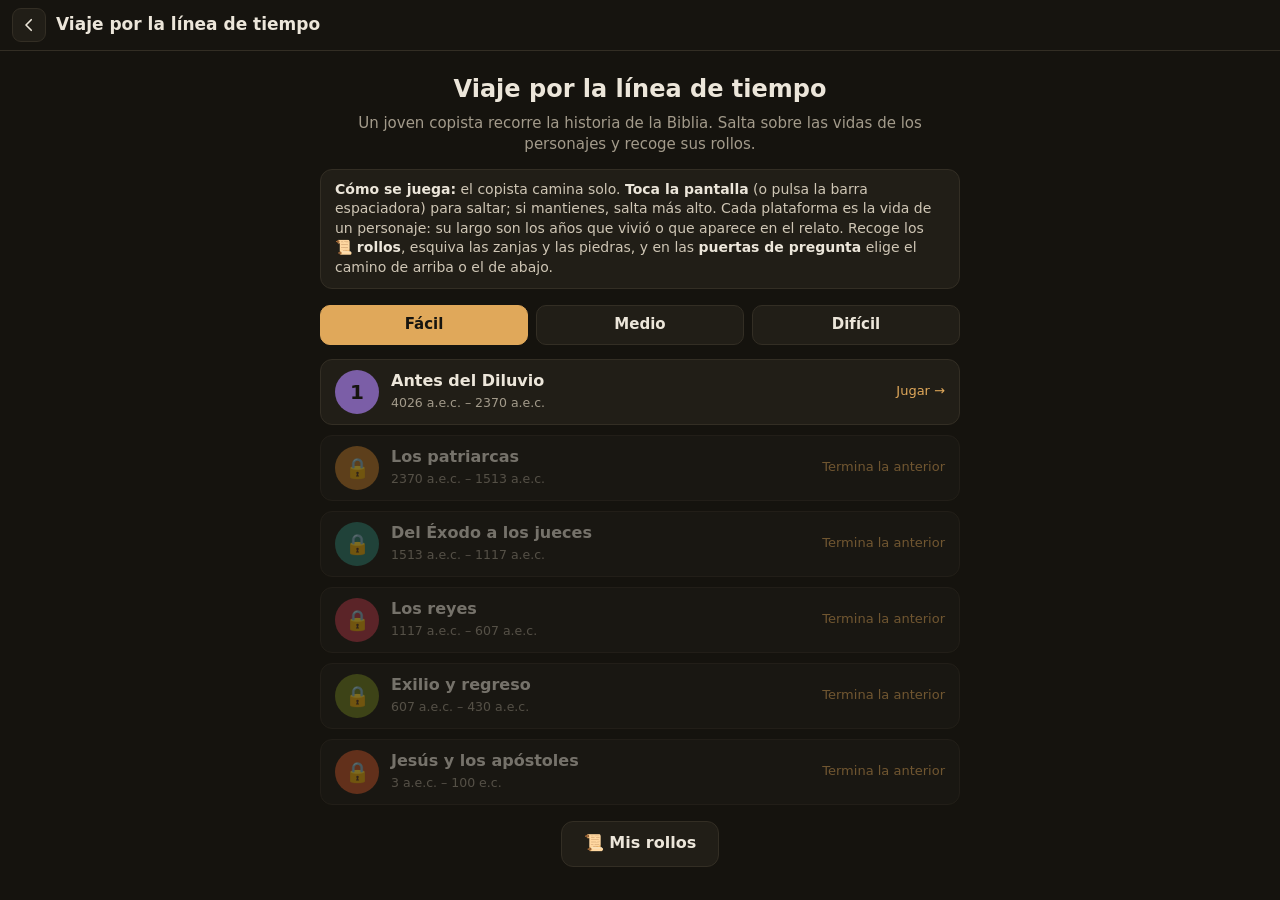
<file: viaje.html>
<!doctype html>
<html lang="es">
<head>
<meta charset="utf-8">
<meta name="viewport" content="width=device-width, initial-scale=1, viewport-fit=cover">
<title>Viaje por la línea de tiempo · Personajes de la Biblia</title>
<meta name="description" content="Juego: un joven copista recorre la historia bíblica saltando sobre las vidas de los personajes y recogiendo rollos.">
<link rel="manifest" href="manifest.webmanifest">
<link rel="icon" href="icons/icon.svg" type="image/svg+xml">
<link rel="icon" href="icons/icon-192.png" sizes="192x192" type="image/png">
<link rel="apple-touch-icon" href="icons/apple-touch-icon.png">
<meta name="theme-color" content="#16140f">
<meta name="apple-mobile-web-app-capable" content="yes">
<meta name="apple-mobile-web-app-title" content="Personajes">
<link rel="stylesheet" href="comun.css">
<style>
html, body{height:100%; overflow:hidden; background:#16140f}
body{display:flex; flex-direction:column; color:#ece6da}
header{
  display:flex; align-items:center; gap:10px; padding:8px 12px; background:#16140f; border-bottom:1px solid #332e24; flex:none;
}
header h1{margin:0; font-size:17px; font-weight:700; color:#ece6da}
.ico{
  display:grid; place-items:center; width:34px; height:34px; flex:none; cursor:pointer; text-decoration:none; font:inherit;
  color:#ece6da; background:#211e17; border:1px solid #332e24; border-radius:9px;
}
.ico svg{width:18px; height:18px}
header .der{margin-left:auto; display:flex; gap:8px}
#escena{position:relative; flex:1; min-height:0}
canvas{display:block; width:100%; height:100%; touch-action:none; user-select:none; -webkit-user-select:none; cursor:pointer}
[hidden]{display:none !important}

/* Pantallas sobre el juego (inicio, pausa, fin de nivel) */
.capa{
  position:absolute; inset:0; overflow:auto; padding:18px 16px 28px;
  background:rgba(22,20,15,.88); backdrop-filter:blur(3px);
  display:flex; flex-direction:column; align-items:center;
}
.panel{width:100%; max-width:640px; animation:entra .35s both}
.panel h2{margin:4px 0 6px; font-size:24px; text-align:center}
.panel .sub{margin:0 0 14px; text-align:center; color:#a39b8b}
.como{margin:0 0 16px; padding:10px 14px; border-radius:12px; background:#211e17; border:1px solid #332e24; font-size:14px; color:#cfc6b5}
.como b{color:#ece6da}
.niveles{display:flex; gap:8px; margin:0 0 14px}
.niveles button{
  flex:1; height:40px; font:inherit; font-weight:700; cursor:pointer; color:#ece6da;
  background:#211e17; border:1px solid #332e24; border-radius:10px;
}
.niveles button[aria-pressed="true"]{color:#16140f; background:#e0a85a; border-color:#e0a85a}
.eras{display:grid; gap:10px}
.era{
  display:grid; grid-template-columns:44px 1fr auto; gap:12px; align-items:center; padding:10px 14px; text-align:left;
  font:inherit; color:#ece6da; cursor:pointer; background:#211e17; border:1px solid #332e24; border-radius:12px;
  transition:border-color .15s, transform .15s;
}
.era:hover:not(:disabled){border-color:#e0a85a; transform:translateY(-2px)}
.era:disabled{opacity:.45; cursor:default}
.era .num{display:grid; place-items:center; width:44px; height:44px; border-radius:50%; font-size:20px; font-weight:800; color:#16140f; background:var(--c)}
.era b{display:block; font-size:16px}
.era small{color:#a39b8b}
.era .est{font-size:13px; color:#e0a85a; text-align:right; white-space:nowrap}
.btns{display:flex; gap:10px; justify-content:center; flex-wrap:wrap; margin-top:16px}
.btn{
  height:46px; padding:0 22px; font:inherit; font-size:16px; font-weight:700; cursor:pointer; border-radius:12px;
  color:#ece6da; background:#211e17; border:1px solid #332e24;
}
.btn.pri{color:#16140f; background:#e0a85a; border-color:#e0a85a}
.btn:active{transform:scale(.97)}
.res{display:grid; grid-template-columns:repeat(3, 1fr); gap:10px; margin:12px 0}
.res div{padding:10px; border-radius:12px; background:#211e17; border:1px solid #332e24; text-align:center}
.res b{display:block; font-size:24px}
.res small{color:#a39b8b}
.coleccion{display:grid; gap:8px; margin-top:6px}
.coleccion h3{margin:14px 0 2px; font-size:15px; color:#e0a85a}
.rollo{padding:8px 12px; border-radius:10px; background:#211e17; border:1px solid #332e24; font-size:14px}
.rollo b{color:#ece6da}
.rollo.no{opacity:.4}
@keyframes entra{from{opacity:0; transform:translateY(10px)} to{opacity:1; transform:none}}
</style>
</head>
<body>
<header>
  <a class="ico" href="juegos.html" title="Volver a los juegos" aria-label="Volver a los juegos">
    <svg viewBox="0 0 24 24" fill="none" stroke="currentColor" stroke-width="2.2" stroke-linecap="round" stroke-linejoin="round" aria-hidden="true"><path d="M15 5l-7 7 7 7"/></svg>
  </a>
  <h1>Viaje por la línea de tiempo</h1>
  <span class="der">
    <button class="ico" id="pausa" title="Pausa" aria-label="Pausa" hidden>
      <svg viewBox="0 0 24 24" fill="currentColor" aria-hidden="true"><rect x="6" y="5" width="4" height="14" rx="1"/><rect x="14" y="5" width="4" height="14" rx="1"/></svg>
    </button>
  </span>
</header>

<div id="escena">
  <canvas id="lienzo" aria-label="Juego: toca para saltar"></canvas>

  <!-- Inicio: nivel de dificultad y época -->
  <div class="capa" id="inicio">
    <div class="panel">
      <h2>Viaje por la línea de tiempo</h2>
      <p class="sub">Un joven copista recorre la historia de la Biblia. Salta sobre las vidas de los personajes y recoge sus rollos.</p>
      <div class="como">
        <b>Cómo se juega:</b> el copista camina solo. <b>Toca la pantalla</b> (o pulsa la barra espaciadora) para saltar; si mantienes, salta más alto.
        Cada plataforma es la vida de un personaje: su largo son los años que vivió o que aparece en el relato. Recoge los <b>📜 rollos</b>,
        esquiva las zanjas y las piedras, y en las <b>puertas de pregunta</b> elige el camino de arriba o el de abajo.
      </div>
      <div class="niveles" id="niveles"></div>
      <div class="eras" id="eras"></div>
      <div class="btns"><button class="btn" id="verColeccion">📜 Mis rollos</button></div>
    </div>
  </div>

  <!-- Pausa -->
  <div class="capa" id="pausada" hidden>
    <div class="panel">
      <h2>Pausa</h2>
      <p class="sub" id="pausaInfo"></p>
      <div class="btns">
        <button class="btn pri" id="seguir">Seguir</button>
        <button class="btn" id="reiniciar">Empezar la época otra vez</button>
        <button class="btn" id="aEpocas">Elegir otra época</button>
      </div>
    </div>
  </div>

  <!-- Fin de la época (llegó o se quedó sin vidas) -->
  <div class="capa" id="final" hidden>
    <div class="panel">
      <h2 id="finTitulo"></h2>
      <p class="sub" id="finSub"></p>
      <div class="res">
        <div><b id="finRollos"></b><small>rollos</small></div>
        <div><b id="finPreg"></b><small>preguntas</small></div>
        <div><b id="finPuntos"></b><small>puntos</small></div>
      </div>
      <p class="sub" id="finRec"></p>
      <div class="btns">
        <button class="btn pri" id="finSiguiente">Siguiente época →</button>
        <button class="btn" id="finOtra">Jugar otra vez</button>
        <button class="btn" id="finEpocas">Elegir otra época</button>
      </div>
    </div>
  </div>

  <!-- Colección de rollos -->
  <div class="capa" id="coleccion" hidden>
    <div class="panel">
      <h2>Mis rollos</h2>
      <p class="sub" id="colInfo"></p>
      <div class="coleccion" id="colLista"></div>
      <div class="btns"><button class="btn pri" id="colVolver">Volver</button></div>
    </div>
  </div>
</div>

<script src="datos.js"></script>
<script>
/* «Viaje por la línea de tiempo»: juego de plataformas en el que el suelo es la línea de tiempo.
   Cada época es un nivel. Las plataformas son las barras de los personajes (PEOPLE), con su color
   y su largo proporcional a los años; los acontecimientos (EVENTS) son puntos de control; cada
   personaje tiene un rollo con su descripción, y las puertas de pregunta («¿Quién vino primero?»)
   se eligen pasando por arriba o por abajo. Todo sale de datos.js; no hay textos inventados.
   Coordenadas del mundo: x en píxeles desde el inicio de la época; y hacia abajo, con el suelo en
   SUELO. La vista mide ALTO de alto y se escala al lienzo. */
const ALTO = 420, SUELO = 360;
const CARRILES = [SUELO - 100, SUELO - 172, SUELO - 244];   // alturas de las plataformas
const ERAS = [
  {n:'Antes del Diluvio',      s:-4026, e:-2370, c:'--c-ante',   cielo:['#8fc4dd', '#e6f0d2'], lejos:'#9cc08a', cerca:'#6f9a55', suelo:'#7d6a45', deco:'arbol'},
  {n:'Los patriarcas',         s:-2370, e:-1513, c:'--c-patri',  cielo:['#f2c98b', '#fbe9c8'], lejos:'#d9b47c', cerca:'#c49a5e', suelo:'#9a7748', deco:'tienda'},
  {n:'Del Éxodo a los jueces', s:-1513, e:-1117, c:'--c-israel', cielo:['#9cc7cf', '#ece3c9'], lejos:'#c8b48a', cerca:'#8aa36a', suelo:'#7f6a47', deco:'palma'},
  {n:'Los reyes',              s:-1117, e:-607,  c:'--c-reyes',  cielo:['#a9bfdc', '#efe2cf'], lejos:'#b7a98e', cerca:'#8c9a6e', suelo:'#806849', deco:'muralla'},
  {n:'Exilio y regreso',       s:-607,  e:-430,  c:'--c-exilio', cielo:['#d9a46f', '#f6dfb8'], lejos:'#c79a6a', cerca:'#a8875a', suelo:'#8a6a44', deco:'zigurat'},
  {n:'Jesús y los apóstoles',  s:-3,    e:100,   c:'--c-cristo', cielo:['#86b9de', '#e3f0f2'], lejos:'#a8c29a', cerca:'#7fa66a', suelo:'#7a6747', deco:'casa'},
];
const DIFIC = {
  facil:   {n:'Fácil',   vel:200, vidas:5, zanja:[1000, 1700], ancho:[70, 100],  piedra:[1500, 2400]},
  medio:   {n:'Medio',   vel:235, vidas:3, zanja:[700, 1200],  ancho:[80, 125],  piedra:[1000, 1700]},
  dificil: {n:'Difícil', vel:275, vidas:3, zanja:[480, 900],   ancho:[95, 145],  piedra:[700, 1200]},
};
const LARGO = 18000;   // largo de una época en píxeles

/* ===================== PREFERENCIAS ===================== */
const leer = (k, def) => { try { const v = localStorage.getItem(k); return v === null ? def : JSON.parse(v); } catch (e) { return def; } };
const guardar = (k, v) => { try { localStorage.setItem(k, JSON.stringify(v)); } catch (e) {} };
let dific = leer('juegosNivel', 'facil');
if (!DIFIC[dific]) dific = 'facil';
const progreso = leer('viajeProgreso', {abiertas:1, records:{}});   // épocas abiertas y récords
const rollosGuardados = new Set(leer('viajeRollos', []));

/* ===================== UTILIDADES ===================== */
const $ = id => document.getElementById(id);
const el = (tag, cls, txt) => { const e = document.createElement(tag); if (cls) e.className = cls; if (txt !== undefined) e.textContent = txt; return e; };
const fmtY = y => y < 0 ? `${-y} a.e.c.` : `${y} e.c.`;
const css = v => getComputedStyle(document.documentElement).getPropertyValue(v).trim() || '#888';
const esCapa = p => !!CATS[p.c].capa;
const esExtra = p => !!(p.x || CATS[p.c].x);
const primeraFrase = t => { const m = (t || '').match(/^.*?[.!?](\s|$)/); return (m ? m[0] : t || '').trim(); };
const vibrar = p => { try { navigator.vibrate && navigator.vibrate(p); } catch (e) {} };
// Números al azar repetibles: la misma época se arma igual cada vez
function semilla(n){ return () => { n |= 0; n = n + 0x6D2B79F5 | 0; let t = Math.imul(n ^ n >>> 15, 1 | n); t = t + Math.imul(t ^ t >>> 7, 61 | t) ^ t; return ((t ^ t >>> 14) >>> 0) / 4294967296; }; }

/* ===================== ARMAR UNA ÉPOCA ===================== */
let mundo = null;
function armar(i){
  const E = ERAS[i], D = DIFIC[dific];
  const anios = E.e - E.s;
  const esc = LARGO / anios;                       // píxeles por año
  const X = y => (y - E.s) * esc;
  const azar = semilla(1000 * (i + 1) + Object.keys(DIFIC).indexOf(dific));
  const entre = ([a, b]) => a + azar() * (b - a);

  // Plataformas: las barras de los personajes que viven en la época, en tres carriles sin encimarse
  const personas = PEOPLE.filter(p => !esCapa(p) && !esExtra(p) && p.s !== undefined && p.e > E.s && p.s < E.e)
    .sort((a, b) => a.s - b.s || b.e - a.e);
  // Cada personaje tiene su plataforma desde el año en que empieza (nacimiento o primera aparición).
  // Dura sus años reales si cabe; si no, se corta antes de la siguiente de su carril y se marca
  // como cortada (las vidas largas, como la de Adán, ocuparían si no toda la época).
  const inicioCarril = [-Infinity, -Infinity, -Infinity];
  const plataformas = [];
  const enCarril = [[], [], []];
  for (const p of personas){
    const x1 = Math.max(X(Math.max(p.s, E.s)), 300);   // no al principio, donde arranca el copista
    // El carril que lleva más tiempo libre (así se reparten), si deja sitio para una plataforma
    const c = [0, 1, 2].filter(k => x1 - inicioCarril[k] >= 150).sort((a, b) => inicioCarril[a] - inicioCarril[b])[0];
    if (c === undefined) continue;
    inicioCarril[c] = x1;
    const pl = {x:x1, real:Math.max(70, X(Math.min(p.e, E.e)) - x1), y:CARRILES[c], carril:c, p, col:css(CATS[p.c].v)};
    enCarril[c].push(pl);
    plataformas.push(pl);
  }
  for (const lista of enCarril) lista.forEach((pl, k) => {
    const sig = lista[k + 1];
    pl.w = sig ? Math.min(pl.real, sig.x - 60 - pl.x) : pl.real;
    pl.cortada = pl.w < pl.real - 1;
  });
  // Acontecimientos: puntos de control (y el último, la meta)
  const eventos = EVENTS.filter(ev => ev.y >= E.s && ev.y <= E.e).map(ev => ({x:X(ev.y), ev}));
  // Puertas de pregunta: cuatro por época, donde no estorban
  const puertas = [];
  const pool = PEOPLE.filter(p => !esCapa(p) && !esExtra(p) && p.s !== undefined && p.s <= E.e && p.e >= E.s - 400);
  for (let k = 1; k <= 4; k++){
    const xg = LARGO * k / 5 + entre([-400, 400]);
    if (eventos.some(e => Math.abs(e.x - xg) < 400)) continue;
    // Dos personas bien separadas en el tiempo
    let a, b;
    for (let t = 0; t < 50; t++){
      a = pool[Math.floor(azar() * pool.length)]; b = pool[Math.floor(azar() * pool.length)];
      if (a && b && a !== b && Math.abs(a.s - b.s) >= 40 && !(a.a || '').includes('s') && !(b.a || '').includes('s')) break;
      a = b = null;
    }
    if (!a) continue;
    const arriba = azar() < .5 ? a : b, abajo = arriba === a ? b : a;
    puertas.push({x:xg, arriba, abajo, bien:arriba.s < abajo.s ? 'arriba' : 'abajo', hecha:false});
    // Zona despejada alrededor de la puerta, en los tres carriles, para que «arriba» (la repisa) y
    // «abajo» (el suelo) no se confundan con las plataformas: se quitan las que empiezan dentro y
    // se recortan las que entran en ella
    const z0 = xg - 560, z1 = xg + 140;   // (al bajar de una plataforma alta, se cae bien antes de la repisa)
    for (let j = plataformas.length - 1; j >= 0; j--){
      const pl = plataformas[j];
      if (pl.x >= z0 && pl.x < z1) plataformas.splice(j, 1);
      else if (pl.x < z0 && pl.x + pl.w > z0){
        if (z0 - 40 - pl.x >= 70){ pl.w = z0 - 40 - pl.x; pl.cortada = true; }
        else plataformas.splice(j, 1);
      }
    }
  }
  // Rollos: uno sobre cada plataforma (con la descripción del personaje)
  const rollos = plataformas.map(pl => ({x:pl.x + Math.min(pl.w / 2, 90), y:pl.y - 34, id:pl.p.id,
    titulo:pl.p.n, texto:primeraFrase(pl.p.d), cogido:false}));
  const repisas = puertas.map(g => ({x:g.x - 300, w:360, y:CARRILES[0], repisa:true}));
  // Zanjas y piedras en el suelo, lejos del principio, del final, de los acontecimientos y de las puertas
  // (antes de una puerta, un tramo largo sin zanjas ni piedras: un salto obligatorio no debe dejar
  // al copista sobre la repisa sin querer)
  const libre = (x, m) => x > 700 && x < LARGO - 500 && !eventos.some(e => Math.abs(e.x - x) < m) &&
                          !puertas.some(g => x > g.x - 800 && x < g.x + 250);
  const zanjas = [];
  for (let x = 900; x < LARGO - 600; x += entre(D.zanja)){
    const w = entre(D.ancho);
    if (libre(x, 260)) zanjas.push({x, w});
  }
  const piedras = [];
  for (let x = 1300; x < LARGO - 600; x += entre(D.piedra)){
    if (libre(x, 200) && !zanjas.some(z => x > z.x - 160 && x < z.x + z.w + 160)) piedras.push({x, w:30, h:24});
  }
  // Decoración del fondo
  const deco = [];
  for (let x = 0; x < LARGO * .5 + 2000; x += 240 + azar() * 380) deco.push({x, t:azar()});
  mundo = {i, E, esc, X, plataformas:[...plataformas, ...repisas].sort((a, b) => a.x - b.x), rollos, eventos, puertas, zanjas, piedras, deco,
           anioDe:x => E.s + x / esc, total:rollos.length};
}

/* ===================== ESTADO DE LA PARTIDA ===================== */
const cv = $('lienzo'), ctx = cv.getContext('2d');
let escala = 1, anchoVista = 800;
let jugando = false, pausado = false, t = 0, ultimo = 0;
let cop = null;          // el copista
let estado = null;       // puntos, vidas, rollos, preguntas
let avisos = [];         // mensajes que aparecen arriba (rollos, preguntas, puntos de control)
let particulas = [];
const teclas = {salto:false, buffer:0};

function empezarEpoca(i){
  armar(i);
  const D = DIFIC[dific];
  cop = {x:80, y:SUELO, vy:0, suelo:true, coyote:0, sube:0, inv:0, cae:false, control:80, paso:0};
  estado = {vidas:D.vidas, rollos:0, preg:0, pregTot:0, puntos:0, fin:false};
  avisos = []; particulas = [];
  mostrar(null);
  $('pausa').hidden = false;
  jugando = true; pausado = false;
  aviso(`${ERAS[i].n}`, `${fmtY(ERAS[i].s)} – ${fmtY(ERAS[i].e)}`, 'epoca');
}

/* ===================== FÍSICA ===================== */
const GRAV = 2300, SALTO = -760, ALTO_COP = 44, ANCHO_COP = 24;
function enZanja(x){ return mundo.zanjas.some(z => x > z.x + 6 && x < z.x + z.w - 6); }
function actualizar(dt){
  const D = DIFIC[dific];
  // Avanza solo (más despacio un momento después de perder una vida)
  cop.x += D.vel * dt * (cop.inv > 1 ? .4 : 1);
  cop.paso += dt * D.vel / 28;
  // Salto: con margen de tiempo al salir de una plataforma y al tocar un poco antes de caer
  teclas.buffer -= dt; cop.coyote -= dt;
  if (teclas.buffer > 0 && (cop.suelo || cop.coyote > 0)){
    cop.vy = SALTO; cop.suelo = false; cop.coyote = 0; teclas.buffer = 0; cop.sube = 0;
    vibrar(8);
  }
  // Mantener pulsado: salta más alto
  const g = teclas.salto && cop.vy < 0 && cop.sube < .24 ? GRAV * .45 : GRAV;
  cop.sube += dt;
  const yAntes = cop.y;
  cop.vy = Math.min(cop.vy + g * dt, 1400);
  cop.y += cop.vy * dt;
  const eraSuelo = cop.suelo;
  cop.suelo = false;
  // Plataformas: solo se aterriza desde arriba
  if (cop.vy >= 0){
    for (const pl of mundo.plataformas){
      if (pl.x > cop.x + 20) break;
      if (cop.x + ANCHO_COP / 2 > pl.x && cop.x - ANCHO_COP / 2 < pl.x + pl.w && yAntes <= pl.y + 1 && cop.y >= pl.y){
        cop.y = pl.y; cop.vy = 0; cop.suelo = true; cop.sobre = pl;
      }
    }
    // El suelo, salvo en las zanjas
    if (!cop.suelo && cop.y >= SUELO && yAntes <= SUELO + 2 && !enZanja(cop.x)){ cop.y = SUELO; cop.vy = 0; cop.suelo = true; cop.sobre = null; }
  }
  if (eraSuelo && !cop.suelo && cop.vy >= 0) cop.coyote = .1;
  // Caer en una zanja
  if (cop.y > ALTO + 60) perderVida('¡Cuidado con las zanjas!');
  // Piedras
  if (cop.inv <= 0) for (const pd of mundo.piedras){
    if (Math.abs(pd.x + pd.w / 2 - cop.x) < (pd.w + ANCHO_COP) / 2 - 4 && cop.y > SUELO - pd.h + 4) { perderVida('¡Una piedra! Salta para esquivarlas.'); break; }
  }
  cop.inv -= dt;
  // Rollos
  for (const r of mundo.rollos){
    if (!r.cogido && Math.abs(r.x - cop.x) < 26 && Math.abs(r.y - (cop.y - ALTO_COP / 2)) < 40){
      r.cogido = true;
      estado.rollos++; estado.puntos += 50;
      rollosGuardados.add(r.id); guardar('viajeRollos', [...rollosGuardados]);
      aviso('📜 ' + r.titulo, r.texto, 'rollo');
      chispas(r.x, r.y, '#f3d27a');
      vibrar(12);
    }
  }
  // Puntos de control (acontecimientos)
  for (const e of mundo.eventos){
    if (!e.pasado && cop.x >= e.x){
      e.pasado = true;
      cop.control = e.x;
      if (e.x > 50 && e.x < LARGO - 50) aviso('🚩 ' + e.ev.n, e.ev.t || fmtY(e.ev.y), 'evento');
    }
  }
  // Puertas de pregunta: según por dónde pase el copista
  for (const g of mundo.puertas){
    if (!g.hecha && cop.x >= g.x){
      g.hecha = true;
      estado.pregTot++;
      const eligio = cop.y < SUELO - 40 ? 'arriba' : 'abajo';
      const bien = eligio === g.bien;
      const primero = g.bien === 'arriba' ? g.arriba : g.abajo, despues = primero === g.arriba ? g.abajo : g.arriba;
      if (bien){ estado.preg++; estado.puntos += 150; chispas(g.x, eligio === 'arriba' ? CARRILES[0] - 40 : SUELO - 40, '#7ee08a'); vibrar([15, 30, 15]); }
      else vibrar([40, 50, 40]);
      aviso(bien ? '✓ ¡Correcto!' : '✗ No era ese camino',
            `${primero.n} (${fmtFecha(primero)}) vino antes que ${despues.n} (${fmtFecha(despues)}).`, bien ? 'bien' : 'mal');
    }
  }
  // Meta
  if (cop.x >= LARGO && !estado.fin) terminar(true);
  // Partículas y avisos
  for (const p of particulas){ p.x += p.vx * dt; p.y += p.vy * dt; p.vy += 900 * dt; p.v -= dt; }
  particulas = particulas.filter(p => p.v > 0);
  for (const a of avisos) a.v -= dt;
  avisos = avisos.filter(a => a.v > 0);
}
const fmtFecha = p => ((p.a || '').includes('s') ? 'c. ' : '') + fmtY(p.s);
function perderVida(msg){
  if (cop.inv > 0 && cop.y <= ALTO + 60) return;
  estado.vidas--;
  vibrar([60, 40, 60]);
  if (estado.vidas <= 0){ terminar(false); return; }
  aviso('💔 ' + msg, `Te quedan ${estado.vidas} ${estado.vidas === 1 ? 'vida' : 'vidas'}.`, 'mal');
  // Volver un poco atrás, a suelo firme
  let x = Math.max(cop.control, cop.x - 260);
  while (enZanja(x) || mundo.piedras.some(p => Math.abs(p.x - x) < 60)) x -= 20;
  cop.x = x; cop.y = SUELO; cop.vy = 0; cop.suelo = true; cop.inv = 1.8;
}
function chispas(x, y, color){
  for (let k = 0; k < 18; k++) particulas.push({x, y, vx:(Math.random() - .5) * 420, vy:-Math.random() * 420 - 80, v:.7 + Math.random() * .4, color});
}
function aviso(titulo, texto, tipo){
  avisos = avisos.filter(a => a.tipo !== tipo || tipo === 'rollo');
  avisos.unshift({titulo, texto, tipo, v:tipo === 'epoca' ? 2.6 : tipo === 'rollo' ? 3.2 : 3.6, max:3.6});
  avisos = avisos.slice(0, 2);
}

/* ===================== DIBUJO ===================== */
function ajustar(){
  const r = cv.getBoundingClientRect(), dpr = Math.min(devicePixelRatio || 1, 2);
  cv.width = Math.round(r.width * dpr); cv.height = Math.round(r.height * dpr);
  escala = cv.height / ALTO;
  anchoVista = cv.width / escala;
  ctx.setTransform(escala, 0, 0, escala, 0, 0);
}
addEventListener('resize', () => { ajustar(); if (!jugando) dibujar(); });

const CAM = () => Math.max(0, cop.x - anchoVista * .28);
function dibujar(){
  if (!mundo){ ctx.fillStyle = '#16140f'; ctx.fillRect(0, 0, anchoVista, ALTO); return; }
  const E = mundo.E, cam = CAM();
  // Cielo
  const cielo = ctx.createLinearGradient(0, 0, 0, ALTO);
  cielo.addColorStop(0, E.cielo[0]); cielo.addColorStop(1, E.cielo[1]);
  ctx.fillStyle = cielo; ctx.fillRect(0, 0, anchoVista, ALTO);
  // Sol
  ctx.fillStyle = 'rgba(255,248,220,.75)';
  ctx.beginPath(); ctx.arc(anchoVista * .78, 70, 30, 0, 7); ctx.fill();
  // Colinas lejanas y cercanas (paralaje)
  colinas(cam * .15, E.lejos, SUELO - 120, 60, 520);
  decorar(cam * .45, E);
  colinas(cam * .45, E.cerca, SUELO - 50, 34, 300);
  ctx.save();
  ctx.translate(-cam, 0);
  // Suelo con zanjas
  const x0 = cam - 50, x1 = cam + anchoVista + 50;
  let x = x0;
  const tramos = mundo.zanjas.filter(z => z.x + z.w > x0 && z.x < x1);
  for (const z of [...tramos, {x:x1 + 100, w:0}]){
    if (z.x > x) suelo(x, z.x, E);
    x = Math.max(x, z.x + z.w);
  }
  // Marcas de los años en el suelo
  const paso = [5, 10, 25, 50, 100, 250, 500].find(p => p * mundo.esc >= 160) || 1000;
  ctx.font = '700 11px system-ui, sans-serif'; ctx.textAlign = 'center';
  for (let a = Math.ceil(mundo.anioDe(x0) / paso) * paso; a <= mundo.anioDe(x1); a += paso){
    const xa = mundo.X(a);
    ctx.fillStyle = 'rgba(255,255,255,.55)'; ctx.fillRect(xa - 1, SUELO + 2, 2, 10);
    ctx.fillStyle = 'rgba(255,255,255,.8)'; ctx.fillText(fmtY(a), xa, SUELO + 26);
  }
  // Acontecimientos: postes con bandera
  for (const e of mundo.eventos) if (e.x > x0 - 200 && e.x < x1 + 200) bandera(e);
  // Plataformas (vidas de los personajes)
  for (const pl of mundo.plataformas) if (pl.x + pl.w > x0 && pl.x < x1) plataforma(pl);
  // Puertas de pregunta
  for (const g of mundo.puertas) if (g.x > x0 - 700 && g.x < x1 + 100) puerta(g);
  // Piedras
  for (const pd of mundo.piedras) if (pd.x > x0 - 40 && pd.x < x1) piedra(pd);
  // Rollos
  for (const r of mundo.rollos) if (!r.cogido && r.x > x0 && r.x < x1) rollo(r.x, r.y + Math.sin(t * 3 + r.x) * 3);
  // Meta
  if (LARGO > x0 && LARGO < x1 + 200) meta();
  // Copista
  if (!(cop.inv > 0 && Math.floor(t * 12) % 2)) copista(cop.x, cop.y);
  // Partículas
  for (const p of particulas){ ctx.globalAlpha = Math.max(0, p.v); ctx.fillStyle = p.color; ctx.fillRect(p.x - 3, p.y - 3, 6, 6); }
  ctx.globalAlpha = 1;
  ctx.restore();
  hud();
}
function colinas(off, color, base, alto, ancho){
  ctx.fillStyle = color;
  ctx.beginPath(); ctx.moveTo(0, ALTO);
  for (let x = 0; x <= anchoVista + 20; x += 20){
    const w = (x + off) / ancho;
    ctx.lineTo(x, base - (Math.sin(w * 2.1) * .5 + Math.sin(w * 5.3 + 1) * .25 + .75) * alto);
  }
  ctx.lineTo(anchoVista, ALTO); ctx.fill();
}
// Siluetas del fondo según la época
function decorar(off, E){
  ctx.fillStyle = 'rgba(60,45,30,.28)';
  for (const d of mundo.deco){
    const x = d.x - off;
    if (x < -120 || x > anchoVista + 120) continue;
    const b = SUELO - 40;
    ctx.beginPath();
    if (E.deco === 'arbol'){ ctx.arc(x, b - 50, 26 + d.t * 10, 0, 7); ctx.fillRect(x - 4, b - 40, 8, 40); }
    else if (E.deco === 'tienda'){ ctx.moveTo(x - 40, b); ctx.lineTo(x, b - 46 - d.t * 12); ctx.lineTo(x + 40, b); }
    else if (E.deco === 'palma'){ ctx.fillRect(x - 3, b - 70, 6, 70); for (let k = 0; k < 5; k++){ ctx.ellipse(x + Math.cos(k * 1.3) * 18, b - 72 + Math.sin(k * 1.3) * 6, 22, 6, k * 1.3, 0, 7); } }
    else if (E.deco === 'muralla'){ const h = 50 + d.t * 30; ctx.rect(x - 60, b - h, 120, h); for (let k = -60; k < 60; k += 20) ctx.rect(x + k, b - h - 10, 12, 10); }
    else if (E.deco === 'zigurat'){ for (let k = 0; k < 4; k++) ctx.rect(x - 60 + k * 14, b - 20 - k * 20, 120 - k * 28, 20); }
    else { const h = 30 + d.t * 20; ctx.rect(x - 26, b - h, 52, h); ctx.rect(x - 30, b - h - 4, 60, 4); }
    ctx.fill();
  }
}
function suelo(a, b, E){
  ctx.fillStyle = E.suelo; ctx.fillRect(a, SUELO, b - a, ALTO - SUELO);
  ctx.fillStyle = 'rgba(255,255,255,.18)'; ctx.fillRect(a, SUELO, b - a, 4);
  ctx.fillStyle = 'rgba(0,0,0,.12)'; ctx.fillRect(a, SUELO + 34, b - a, 3);
}
function redondo(x, y, w, h, r){
  ctx.beginPath(); ctx.moveTo(x + r, y); ctx.arcTo(x + w, y, x + w, y + h, r); ctx.arcTo(x + w, y + h, x, y + h, r);
  ctx.arcTo(x, y + h, x, y, r); ctx.arcTo(x, y, x + w, y, r); ctx.closePath();
}
function plataforma(pl){
  if (pl.repisa){
    ctx.fillStyle = '#8a7350'; redondo(pl.x, pl.y, pl.w, 14, 5); ctx.fill();
    ctx.fillStyle = 'rgba(255,255,255,.25)'; ctx.fillRect(pl.x + 4, pl.y + 2, pl.w - 8, 3);
    return;
  }
  if (pl.cortada){
    // Plataforma cortada: el final se desvanece (la vida sigue más allá)
    const g = ctx.createLinearGradient(pl.x + pl.w - 70, 0, pl.x + pl.w, 0);
    g.addColorStop(0, pl.col); g.addColorStop(1, 'rgba(255,255,255,0)');
    ctx.fillStyle = pl.col; redondo(pl.x, pl.y, pl.w - 60, 16, 6); ctx.fill();
    ctx.fillStyle = g; ctx.fillRect(pl.x + pl.w - 70, pl.y, 70, 16);
  } else { ctx.fillStyle = pl.col; redondo(pl.x, pl.y, pl.w, 16, 6); ctx.fill(); }
  ctx.fillStyle = 'rgba(255,255,255,.3)'; ctx.fillRect(pl.x + 5, pl.y + 3, pl.w - 10, 3);
  // Nombre (con los años, si la plataforma está cortada): dentro si cabe; si no, encima.
  // Se queda a la vista mientras se recorre la plataforma.
  const cam = CAM();
  ctx.font = '700 12px system-ui, sans-serif'; ctx.textAlign = 'left';
  const anios = Math.round(pl.p.e - pl.p.s);
  const nom = pl.cortada ? `${pl.p.n} · ${pl.p.k === 'vida' ? 'vivió' : 'aparece'} ${anios} años` : pl.p.n, w = ctx.measureText(nom).width;
  let tx = Math.max(pl.x + 8, Math.min(cam + 12, pl.x + pl.w - w - 8));
  if (w + 16 <= pl.w){ ctx.fillStyle = '#fff'; ctx.fillText(nom, tx, pl.y + 12.5); }
  else { ctx.fillStyle = 'rgba(30,25,20,.75)'; ctx.fillText(nom, pl.x, pl.y - 6); }
}
function bandera(e){
  const x = e.x;
  ctx.fillStyle = '#5a4a36'; ctx.fillRect(x - 2, SUELO - 120, 4, 120);
  ctx.fillStyle = e.pasado ? '#7ee08a' : '#e0a85a';
  ctx.beginPath(); ctx.moveTo(x + 2, SUELO - 120); ctx.lineTo(x + 34, SUELO - 110); ctx.lineTo(x + 2, SUELO - 100); ctx.fill();
  ctx.font = '700 12px system-ui, sans-serif'; ctx.textAlign = 'left';
  const txt = `${e.ev.n} · ${e.ev.t || fmtY(e.ev.y)}`;
  const w = ctx.measureText(txt).width;
  ctx.fillStyle = 'rgba(22,20,15,.72)'; redondo(x + 6, SUELO - 146, w + 12, 20, 6); ctx.fill();
  ctx.fillStyle = '#fff'; ctx.fillText(txt, x + 12, SUELO - 132);
}
function puerta(g){
  // Cartel con la pregunta, antes de la puerta
  const cx = g.x - 520;
  ctx.fillStyle = '#5a4a36'; ctx.fillRect(cx - 2, SUELO - 70, 4, 70);
  ctx.fillStyle = 'rgba(22,20,15,.85)'; redondo(cx - 110, SUELO - 150, 220, 82, 10); ctx.fill();
  ctx.fillStyle = '#e0a85a'; ctx.font = '800 13px system-ui, sans-serif'; ctx.textAlign = 'center';
  ctx.fillText('¿Quién vino primero?', cx, SUELO - 131);
  ctx.font = '700 12px system-ui, sans-serif'; ctx.fillStyle = '#fff';
  ctx.fillText('⬆ Arriba: ' + recorta(g.arriba.n, 22), cx, SUELO - 110);
  ctx.fillText('⬇ Abajo: ' + recorta(g.abajo.n, 22), cx, SUELO - 90);
  // Las dos puertas: arriba (sobre la repisa) y abajo (en el suelo)
  arco(g.x, CARRILES[0], g.arriba.n, g, 'arriba');
  arco(g.x, SUELO, g.abajo.n, g, 'abajo');
}
function arco(x, base, nombre, g, cual){
  let col = '#c9a46a';
  if (g.hecha) col = g.bien === cual ? '#5cc98a' : '#d06a5e';
  ctx.strokeStyle = col; ctx.lineWidth = 6;
  ctx.beginPath(); ctx.moveTo(x - 26, base); ctx.lineTo(x - 26, base - 50); ctx.arc(x, base - 50, 26, Math.PI, 0); ctx.lineTo(x + 26, base); ctx.stroke();
  ctx.font = '700 11px system-ui, sans-serif'; ctx.textAlign = 'center'; ctx.fillStyle = 'rgba(22,20,15,.8)';
  const t = recorta(nombre, 16), w = ctx.measureText(t).width;
  redondo(x - w / 2 - 6, base - 96, w + 12, 18, 5); ctx.fill();
  ctx.fillStyle = '#fff'; ctx.fillText(t, x, base - 83);
}
const recorta = (s, n) => s.length > n ? s.slice(0, n - 1) + '…' : s;
function piedra(pd){
  ctx.fillStyle = '#857c70';
  ctx.beginPath(); ctx.moveTo(pd.x, SUELO); ctx.lineTo(pd.x + 4, SUELO - pd.h + 6); ctx.lineTo(pd.x + 14, SUELO - pd.h);
  ctx.lineTo(pd.x + pd.w - 4, SUELO - pd.h + 8); ctx.lineTo(pd.x + pd.w, SUELO); ctx.fill();
  ctx.fillStyle = 'rgba(255,255,255,.25)'; ctx.fillRect(pd.x + 8, SUELO - pd.h + 4, 8, 3);
}
function rollo(x, y){
  ctx.save(); ctx.translate(x, y);
  ctx.fillStyle = 'rgba(255,230,150,.35)'; ctx.beginPath(); ctx.arc(0, 0, 16 + Math.sin(t * 5) * 2, 0, 7); ctx.fill();
  ctx.fillStyle = '#f4e4bc'; ctx.fillRect(-9, -7, 18, 14);
  ctx.fillStyle = '#b07a3c'; ctx.fillRect(-12, -9, 4, 18); ctx.fillRect(8, -9, 4, 18);
  ctx.fillStyle = 'rgba(90,60,30,.6)'; ctx.fillRect(-5, -3, 10, 1.5); ctx.fillRect(-5, 1, 8, 1.5);
  ctx.restore();
}
function meta(){
  const x = LARGO;
  for (let k = 0; k < 6; k++){ ctx.fillStyle = k % 2 ? '#fff' : '#16140f'; ctx.fillRect(x, SUELO - 150 + k * 25, 10, 25); }
  ctx.fillStyle = 'rgba(22,20,15,.8)'; ctx.font = '800 14px system-ui, sans-serif'; ctx.textAlign = 'center';
  const txt = `Fin: ${fmtY(mundo.E.e)}`, w = ctx.measureText(txt).width;
  redondo(x + 5 - w / 2 - 8, SUELO - 178, w + 16, 22, 6); ctx.fill();
  ctx.fillStyle = '#fff'; ctx.fillText(txt, x + 5, SUELO - 162);
}
// El joven copista: túnica, faja, cinta en la cabeza y un rollo bajo el brazo
function copista(x, y){
  ctx.save(); ctx.translate(x, y);
  const enAire = !cop.suelo;
  const p = enAire ? 0 : Math.sin(cop.paso);
  // Piernas
  ctx.strokeStyle = '#7a4f2e'; ctx.lineWidth = 5; ctx.lineCap = 'round';
  ctx.beginPath();
  if (enAire){ ctx.moveTo(-3, -14); ctx.lineTo(-9, -4); ctx.moveTo(3, -14); ctx.lineTo(8, -6); }
  else { ctx.moveTo(-2, -14); ctx.lineTo(-2 + p * 8, -1); ctx.moveTo(2, -14); ctx.lineTo(2 - p * 8, -1); }
  ctx.stroke();
  // Sandalias
  ctx.fillStyle = '#4a3020';
  if (!enAire){ ctx.fillRect(-6 + p * 8, -2, 8, 3); ctx.fillRect(-2 - p * 8, -2, 8, 3); }
  // Túnica
  ctx.fillStyle = '#e4d3ad';
  ctx.beginPath(); ctx.moveTo(-10, -14); ctx.lineTo(-7, -36); ctx.lineTo(7, -36); ctx.lineTo(10, -14); ctx.closePath(); ctx.fill();
  ctx.fillStyle = '#3f6fb0'; ctx.fillRect(-8, -26, 16, 3);   // faja
  // Brazo con el rollo
  const b = enAire ? -6 : -p * 4;
  ctx.strokeStyle = '#c98f62'; ctx.lineWidth = 4;
  ctx.beginPath(); ctx.moveTo(4, -33); ctx.lineTo(10, -24 + b); ctx.stroke();
  ctx.fillStyle = '#f4e4bc'; ctx.fillRect(8, -30 + b, 6, 12);
  ctx.fillStyle = '#b07a3c'; ctx.fillRect(7, -31 + b, 8, 2); ctx.fillRect(7, -19 + b, 8, 2);
  // Cabeza, pelo y cinta
  ctx.fillStyle = '#c98f62'; ctx.beginPath(); ctx.arc(0, -42, 7, 0, 7); ctx.fill();
  ctx.fillStyle = '#3b2a1e'; ctx.beginPath(); ctx.arc(0, -44, 7, Math.PI * 1.05, Math.PI * 1.95); ctx.fill();
  ctx.fillStyle = '#3f6fb0'; ctx.fillRect(-7, -46, 14, 2.5);
  ctx.fillStyle = '#2a1d14'; ctx.fillRect(3, -43, 2, 2);   // ojo
  ctx.restore();
}
function hud(){
  const E = mundo.E;
  // Época y año
  ctx.fillStyle = 'rgba(22,20,15,.72)'; redondo(10, 10, 200, 46, 10); ctx.fill();
  ctx.textAlign = 'left'; ctx.fillStyle = '#e0a85a'; ctx.font = '700 11px system-ui, sans-serif';
  ctx.fillText(E.n.toUpperCase(), 20, 27);
  ctx.fillStyle = '#fff'; ctx.font = '800 17px system-ui, sans-serif';
  ctx.fillText(fmtY(Math.round(mundo.anioDe(cop.x))), 20, 48);
  // Vidas, rollos y puntos
  const txt = `${'♥'.repeat(Math.max(0, estado.vidas))}  📜 ${estado.rollos}  ⭐ ${estado.puntos}`;
  ctx.font = '700 14px system-ui, sans-serif';
  const w = ctx.measureText(txt).width;
  ctx.fillStyle = 'rgba(22,20,15,.72)'; redondo(anchoVista - w - 30, 10, w + 20, 30, 10); ctx.fill();
  ctx.fillStyle = '#fff'; ctx.textAlign = 'right'; ctx.fillText(txt, anchoVista - 20, 30);
  // Progreso
  ctx.fillStyle = 'rgba(22,20,15,.5)'; ctx.fillRect(10, 62, 200, 4);
  ctx.fillStyle = '#e0a85a'; ctx.fillRect(10, 62, 200 * Math.min(1, cop.x / LARGO), 4);
  // Avisos (rollos, preguntas, puntos de control)
  avisos.forEach((a, k) => {
    const alpha = Math.min(1, a.v * 3, (a.max - a.v + .3) * 4);
    ctx.globalAlpha = Math.max(0, alpha);
    const ancho = Math.min(anchoVista - 24, 460), x = (anchoVista - ancho) / 2, y = 76 + k * 64;
    ctx.fillStyle = a.tipo === 'mal' ? 'rgba(120,40,30,.9)' : a.tipo === 'bien' ? 'rgba(30,90,50,.9)' : 'rgba(22,20,15,.86)';
    redondo(x, y, ancho, 56, 10); ctx.fill();
    ctx.textAlign = 'left'; ctx.fillStyle = a.tipo === 'rollo' ? '#f3d27a' : '#fff'; ctx.font = '800 14px system-ui, sans-serif';
    ctx.fillText(recorta(a.titulo, 48), x + 12, y + 21);
    ctx.fillStyle = '#e8e0d0'; ctx.font = '12.5px system-ui, sans-serif';
    lineas(a.texto, ancho - 24).slice(0, 2).forEach((l, i) => ctx.fillText(l, x + 12, y + 38 + i * 14));
    ctx.globalAlpha = 1;
  });
}
function lineas(txt, ancho){
  const out = []; let l = '';
  for (const w of (txt || '').split(' ')){
    const p = l ? l + ' ' + w : w;
    if (ctx.measureText(p).width > ancho && l){ out.push(l); l = w; } else l = p;
  }
  if (l) out.push(l);
  if (out.length > 2) out[1] = recorta(out[1], Math.max(10, out[1].length - 2)) + '…';
  return out;
}

/* ===================== BUCLE ===================== */
function bucle(ms){
  const dt = Math.min(.033, (ms - ultimo) / 1000 || 0);
  ultimo = ms;
  if (jugando && !pausado){ t += dt; actualizar(dt); }
  if (mundo) dibujar();
  requestAnimationFrame(bucle);
}

/* ===================== CONTROLES ===================== */
const saltar = () => { if (jugando && !pausado){ teclas.salto = true; teclas.buffer = .12; } };
const soltar = () => { teclas.salto = false; };
cv.addEventListener('pointerdown', e => { e.preventDefault(); saltar(); });
addEventListener('pointerup', soltar);
addEventListener('pointercancel', soltar);
addEventListener('keydown', e => {
  if ([' ', 'ArrowUp', 'w', 'W'].includes(e.key)){ e.preventDefault(); if (!e.repeat) saltar(); }
  if ((e.key === 'Escape' || e.key === 'p') && jugando) pausar(!pausado);
});
addEventListener('keyup', e => { if ([' ', 'ArrowUp', 'w', 'W'].includes(e.key)) soltar(); });
// Si se cambia de pestaña o se bloquea el teléfono, el juego se pausa
document.addEventListener('visibilitychange', () => { if (document.hidden && jugando && !pausado) pausar(true); });

/* ===================== PANTALLAS ===================== */
function mostrar(id){ for (const c of ['inicio', 'pausada', 'final', 'coleccion']) $(c).hidden = c !== id; }
function pausar(si){
  pausado = si;
  $('pausaInfo').textContent = `${mundo.E.n} · ${fmtY(Math.round(mundo.anioDe(cop.x)))} · ${estado.rollos} rollos`;
  mostrar(si ? 'pausada' : null);
}
$('pausa').addEventListener('click', () => jugando && pausar(!pausado));
$('seguir').addEventListener('click', () => pausar(false));
$('reiniciar').addEventListener('click', () => empezarEpoca(mundo.i));
$('aEpocas').addEventListener('click', inicio);
function terminar(llego){
  estado.fin = true; jugando = false;
  $('pausa').hidden = true;
  const i = mundo.i, k = `${i}-${dific}`;
  if (llego){
    estado.puntos += estado.vidas * 100;
    if (i + 1 >= progreso.abiertas && i + 1 < ERAS.length) progreso.abiertas = i + 2;
  }
  const antes = progreso.records[k], nuevo = llego && (antes === undefined || estado.puntos > antes);
  if (nuevo) progreso.records[k] = estado.puntos;
  guardar('viajeProgreso', progreso);
  $('finTitulo').textContent = llego ? `¡Llegaste a ${fmtY(mundo.E.e)}!` : 'Te quedaste sin vidas';
  $('finSub').textContent = llego ? `Recorriste «${mundo.E.n}».${estado.vidas ? ` Cada vida que te queda suma 100 puntos.` : ''}`
                                  : `Llegaste hasta ${fmtY(Math.round(mundo.anioDe(cop.x)))}. ¡Inténtalo otra vez!`;
  $('finRollos').textContent = `${estado.rollos}/${mundo.total}`;
  $('finPreg').textContent = `${estado.preg}/${estado.pregTot}`;
  $('finPuntos').textContent = estado.puntos;
  $('finRec').textContent = nuevo ? '🏆 ¡Nuevo récord en esta época!' : antes !== undefined ? `Tu récord en esta época: ${antes} puntos` : '';
  $('finSiguiente').hidden = !llego || i + 1 >= ERAS.length;
  mostrar('final');
  if (llego) vibrar([20, 40, 20, 40, 60]);
}
$('finSiguiente').addEventListener('click', () => empezarEpoca(mundo.i + 1));
$('finOtra').addEventListener('click', () => empezarEpoca(mundo.i));
$('finEpocas').addEventListener('click', inicio);

function inicio(){
  jugando = false; pausado = false;
  $('pausa').hidden = true;
  const nv = $('niveles');
  nv.replaceChildren();
  for (const k in DIFIC){
    const b = el('button', '', DIFIC[k].n);
    b.setAttribute('aria-pressed', k === dific);
    b.addEventListener('click', () => { dific = k; guardar('juegosNivel', k); inicio(); });
    nv.append(b);
  }
  const box = $('eras');
  box.replaceChildren();
  ERAS.forEach((E, i) => {
    const b = el('button', 'era');
    b.style.setProperty('--c', `var(${E.c})`);
    b.disabled = i >= progreso.abiertas;
    const rec = progreso.records[`${i}-${dific}`];
    const txt = el('span');
    txt.append(el('b', '', E.n), el('small', '', `${fmtY(E.s)} – ${fmtY(E.e)}`));
    b.append(el('span', 'num', b.disabled ? '🔒' : i + 1), txt,
             el('span', 'est', b.disabled ? 'Termina la anterior' : rec !== undefined ? `Récord: ${rec}` : 'Jugar →'));
    b.addEventListener('click', () => empezarEpoca(i));
    box.append(b);
  });
  mostrar('inicio');
}
// Colección: los rollos de cada época
$('verColeccion').addEventListener('click', () => {
  const lista = $('colLista');
  lista.replaceChildren();
  let total = 0;
  ERAS.forEach(E => {
    const ps = PEOPLE.filter(p => !esCapa(p) && !esExtra(p) && p.s !== undefined && p.s >= E.s && p.s < E.e);
    if (!ps.length) return;
    const n = ps.filter(p => rollosGuardados.has(p.id)).length;
    total += ps.length;
    lista.append(el('h3', '', `${E.n} · ${n}/${ps.length}`));
    for (const p of ps){
      const d = el('div', 'rollo' + (rollosGuardados.has(p.id) ? '' : ' no'));
      if (rollosGuardados.has(p.id)) d.append(el('b', '', '📜 ' + p.n), ' — ' + primeraFrase(p.d));
      else d.append(el('b', '', '🔒 ???'), ' — todavía no lo has encontrado.');
      lista.append(d);
    }
  });
  $('colInfo').textContent = `Has encontrado ${[...rollosGuardados].length} de ${total} rollos.`;
  mostrar('coleccion');
});
$('colVolver').addEventListener('click', inicio);

ajustar();
inicio();
requestAnimationFrame(bucle);

/* ===================== APP INSTALABLE (PWA) ===================== */
if ('serviceWorker' in navigator && location.protocol !== 'file:'){
  addEventListener('load', () => navigator.serviceWorker.register('sw.js').catch(() => {}));
}
</script>
</body>
</html>
</file>
<file: comun.css>
/* Estilos comunes a todas las páginas: colores (modo claro y oscuro) y estilos base. */
:root{
  --bg:#f7f5f0; --surface:#ffffff; --text:#1f1d1a; --muted:#6b665e;
  --line:#e6e1d6; --grid:#ece7dc; --axis:#bdb5a5; --accent:#8a5a1f;
  --c-ante:#7b5ea7; --c-patri:#b5762a; --c-epat:#8f5f4a; --c-israel:#2f7d6d; --c-reyes:#b23a48;
  --c-juda:#b0306f; --c-isr:#56677a;
  --c-profp:#2f6db3; --c-profm:#1689a8; --c-prof:#5a55b8;
  --c-exilio:#6f7f22; --c-cristo:#c0562b; --c-apost:#3d8c40; --c-gob:#8a6d1f; --c-disc:#a0688f; --c-crono:#5b544a; --c-guerra:#9c3a1e; --c-pueblo:#5f7f6a; --c-potencia:#3b4a8f; --c-pres:#2a6f97;
  --good:#2e8b57; --bad:#c0392b; --tibio:#a87a00;
  --mil:rgba(138,90,31,.17); --mil-line:rgba(138,90,31,.35); --sheen:rgba(255,255,255,.45); --event:#9a8f7a; --pill:#fffaf0; --shadow:0 6px 24px rgba(40,30,10,.18);
}
@media (prefers-color-scheme: dark){
  :root{
    --bg:#16140f; --surface:#211e17; --text:#ece6da; --muted:#a39b8b;
    --line:#332e24; --grid:#2a261e; --axis:#5c5446; --accent:#e0a85a;
    --c-ante:#a98ad6; --c-patri:#e0a24f; --c-epat:#c9937c; --c-israel:#4fb8a2; --c-reyes:#e06474;
    --c-juda:#e66fa6; --c-isr:#9aaabd;
    --good:#5cc98a; --bad:#ef6b5e; --tibio:#e8c04a;
    --c-profp:#6aa3e6; --c-profm:#4cc4e0; --c-prof:#9b96ec;
    --c-exilio:#a8bb4c; --c-cristo:#ee8758; --c-apost:#6cc26f; --c-gob:#d1b04f; --c-disc:#d39bc2; --c-crono:#ada188; --c-guerra:#e0714f; --c-pueblo:#93c0a3; --c-potencia:#9aa6e6; --c-pres:#6fb3d9;
    --mil:rgba(255,236,205,.12); --mil-line:rgba(224,168,90,.3); --sheen:rgba(255,255,255,.6); --event:#8c836f; --pill:#2a261d; --shadow:0 6px 24px rgba(0,0,0,.5);
  }
}
*{box-sizing:border-box}
html,body{margin:0}
body{
  background:var(--bg); color:var(--text);
  font-family:system-ui,-apple-system,"Segoe UI",Roboto,sans-serif;
  font-size:15px; line-height:1.4;
}
</file>
